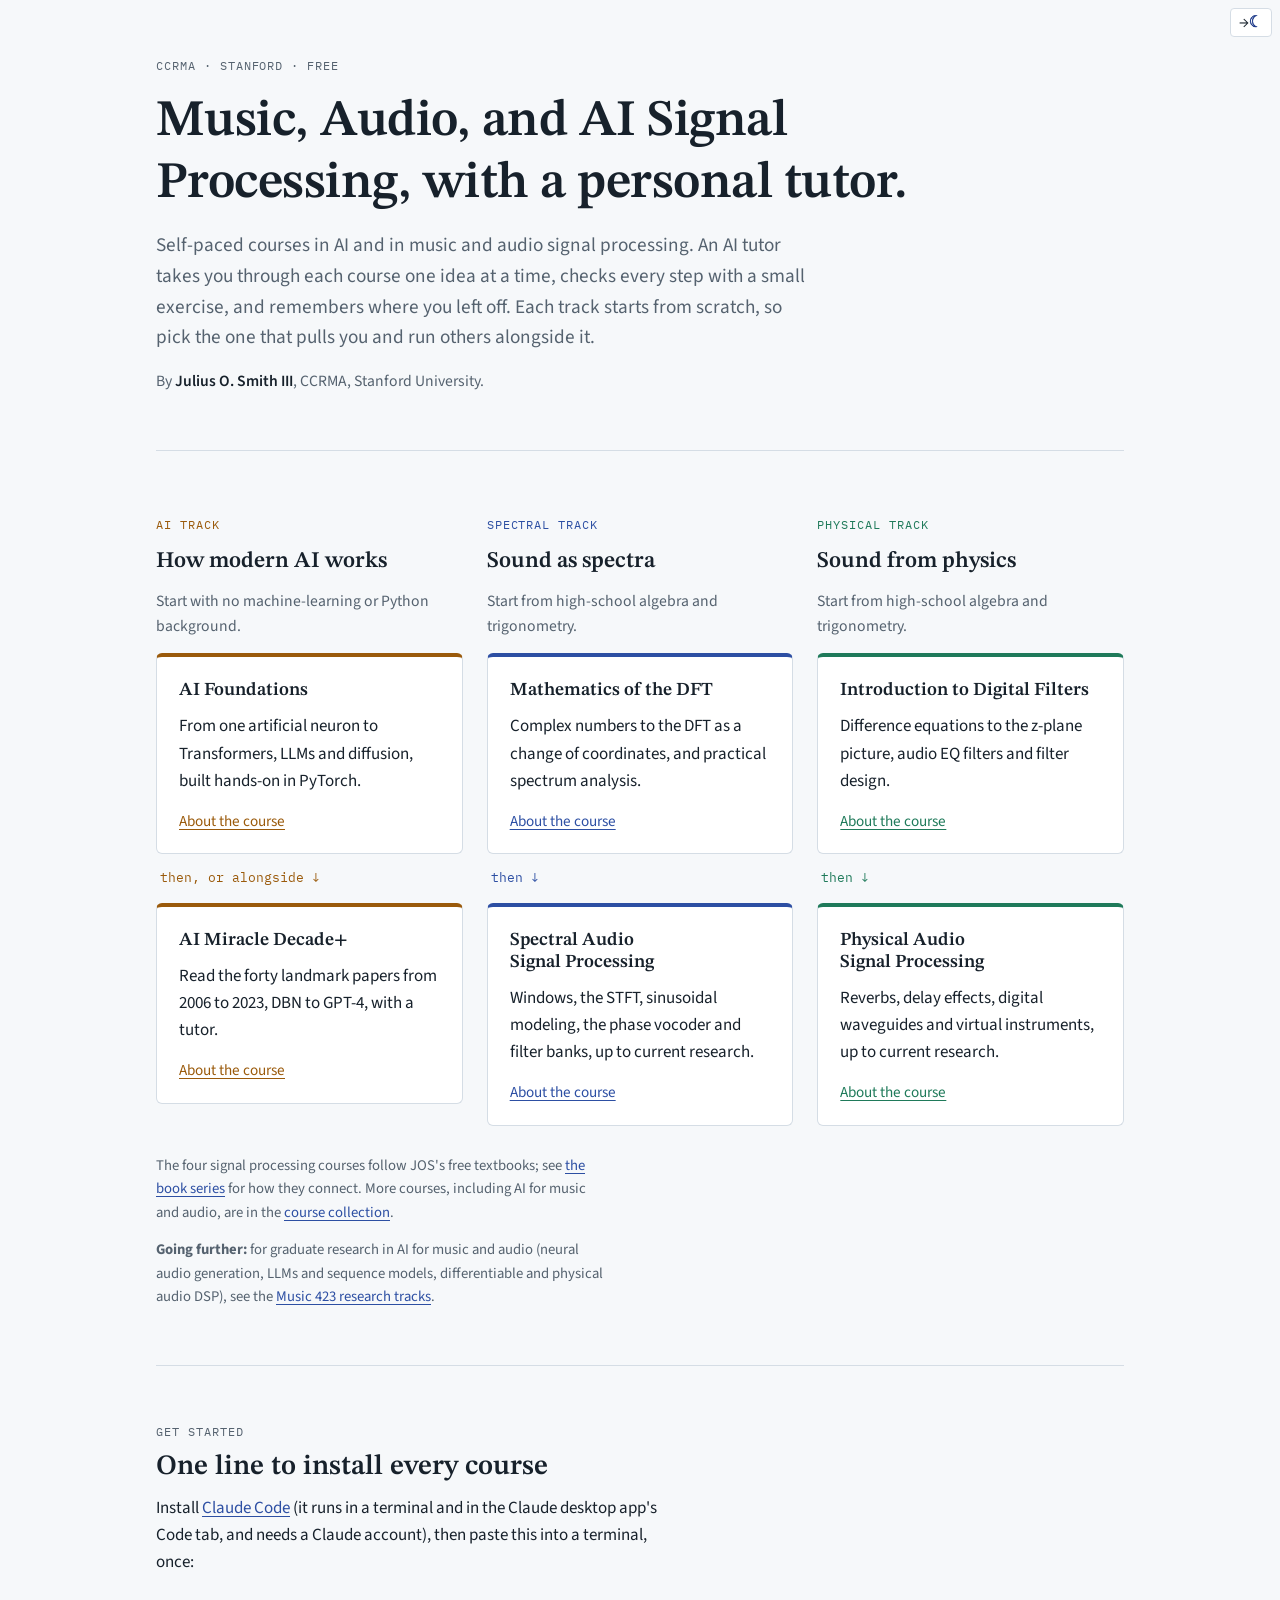
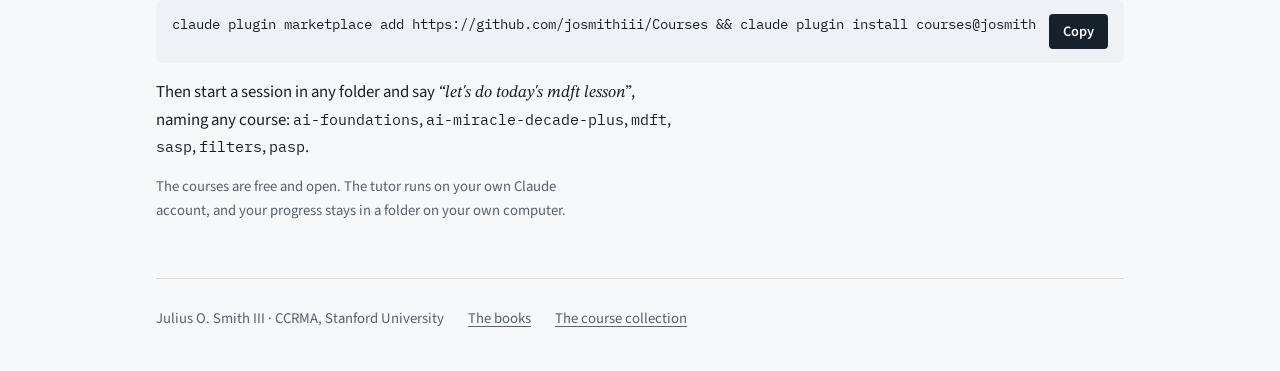
<file: landing-pages/index.html>
<!doctype html>
<html lang="en">
<head>
<meta charset="utf-8">
<meta name="viewport" content="width=device-width, initial-scale=1">
<!-- This page has its own light/dark themes (see the jos-theme toggle): ask Dark Reader and
     similar extensions not to recolor it, which washes out the SVG diagrams. -->
<meta name="darkreader-lock">
<meta name="color-scheme" content="light dark">
<script>
  // Apply the visitor's saved light/dark choice before first paint. Same key as the
  // toggle on https://ccrma.stanford.edu/~jos/ and the books, so one choice holds site-wide.
  (function () {
    try {
      var theme = localStorage.getItem("jos-theme");
      if (theme === "light" || theme === "dark") document.documentElement.setAttribute("data-theme", theme);
    } catch (e) {}
  }());
</script>
<title>JOS Courses</title>
<meta name="description" content="Free self-paced courses by Julius O. Smith III (CCRMA, Stanford), each with an AI tutor, in three tracks: AI, spectral audio signal processing, and physical audio signal processing.">
<meta property="og:type" content="website">
<meta property="og:title" content="JOS Courses">
<meta property="og:description" content="Free self-paced courses with an AI tutor, in three tracks: AI, spectral audio signal processing, and physical audio signal processing.">
<!-- Source: CoursesLLM repo, landing-pages/index.html. Edit there, run uvx pytest tests/,
     then landing-pages/publish. -->
<link rel="preconnect" href="https://fonts.googleapis.com">
<link rel="preconnect" href="https://fonts.gstatic.com" crossorigin>
<link rel="stylesheet" href="https://fonts.googleapis.com/css2?family=STIX+Two+Text:ital,wght@0,400;0,600;1,400;1,600&family=Source+Sans+3:wght@400;600&family=IBM+Plex+Mono:wght@400;500&display=swap">
<link rel="stylesheet" href="assets/landing.css">
<style>
/* Page-specific: three track columns, each a short sequence of courses. */
.tracks { display: grid; grid-template-columns: repeat(3, 1fr); gap: 24px; margin-top: 8px; }
.track { display: flex; flex-direction: column; gap: 14px; min-width: 0; }
.track > h2 { font-size: 1.4rem; }
.track > p { font-size: 0.98rem; color: var(--muted); }
.track .course h3 { font-size: 1.15rem; }
.track .then { font-family: var(--mono); font-size: 0.8rem; color: var(--track); padding-left: 4px; }
@media (max-width: 860px) { .tracks { grid-template-columns: 1fr; } }
</style>
</head>
<body>
<button type="button" id="themeToggle" class="theme-toggle" aria-label="Toggle color theme"></button>
<div class="wrap">

  <section class="hero" style="grid-template-columns:1fr">
    <div class="stack">
      <span class="label">CCRMA · Stanford · free</span>
      <h1>Music, Audio, and AI Signal Processing, with a personal tutor.</h1>
      <p class="lede">Self-paced courses in AI and in music and audio signal processing. An AI tutor takes you through each course one idea at a time, checks every step with a small exercise, and remembers where you left off. Each track starts from scratch, so pick the one that pulls you and run others alongside it.</p>
      <p class="byline">By <strong>Julius O. Smith III</strong>, CCRMA, Stanford University.</p>
    </div>
  </section>

  <section id="tracks">
    <div class="tracks">
      <div class="track track-ai">
        <span class="label tinted">AI track</span>
        <h2>How modern AI works</h2>
        <p>Start with no machine-learning or Python background.</p>
        <article class="course">
          <h3>AI Foundations</h3>
          <p>From one artificial neuron to Transformers, LLMs and diffusion, built hands-on in PyTorch.</p>
          <div class="links"><a href="ai-foundations/">About the course</a></div>
        </article>
        <span class="then">then, or alongside ↓</span>
        <article class="course">
          <h3>AI Miracle Decade+</h3>
          <p>Read the forty landmark papers from 2006 to 2023, DBN to GPT-4, with a tutor.</p>
          <div class="links"><a href="ai-miracle-decade-plus/">About the course</a></div>
        </article>
      </div>

      <div class="track track-spec">
        <span class="label tinted">Spectral track</span>
        <h2>Sound as spectra</h2>
        <p>Start from high-school algebra and trigonometry.</p>
        <article class="course">
          <h3>Mathematics of the DFT</h3>
          <p>Complex numbers to the DFT as a change of coordinates, and practical spectrum analysis.</p>
          <div class="links"><a href="book-series/#mdft">About the course</a></div>
        </article>
        <span class="then">then ↓</span>
        <article class="course">
          <h3>Spectral Audio Signal Processing</h3>
          <p>Windows, the STFT, sinusoidal modeling, the phase vocoder and filter banks, up to current research.</p>
          <div class="links"><a href="book-series/#sasp">About the course</a></div>
        </article>
      </div>

      <div class="track track-phys">
        <span class="label tinted">Physical track</span>
        <h2>Sound from physics</h2>
        <p>Start from high-school algebra and trigonometry.</p>
        <article class="course">
          <h3>Introduction to Digital Filters</h3>
          <p>Difference equations to the z-plane picture, audio EQ filters and filter design.</p>
          <div class="links"><a href="book-series/#filters">About the course</a></div>
        </article>
        <span class="then">then ↓</span>
        <article class="course">
          <h3>Physical Audio Signal Processing</h3>
          <p>Reverbs, delay effects, digital waveguides and virtual instruments, up to current research.</p>
          <div class="links"><a href="book-series/#pasp">About the course</a></div>
        </article>
      </div>
    </div>
    <p class="fine" style="margin-top:28px">The four signal processing courses follow JOS's free textbooks; see <a href="book-series/">the book series</a> for how they connect. More courses, including AI for music and audio, are in the <a href="https://github.com/josmithiii/Courses#courses">course collection</a>.</p>
    <p class="fine"><strong>Going further:</strong> for graduate research in AI for music and audio (neural audio generation, LLMs and sequence models, differentiable and physical audio DSP), see the <a href="research/">Music 423 research tracks</a>.</p>
  </section>

  <section id="start">
    <div class="section-head">
      <span class="label">Get started</span>
      <h2>One line to install every course</h2>
      <p>Install <a href="https://claude.com/claude-code">Claude Code</a> (it runs in a terminal and in the Claude desktop app's Code tab, and needs a Claude account), then paste this into a terminal, once:</p>
    </div>
    <div class="cmd">
      <pre id="install-cmd">claude plugin marketplace add https://github.com/josmithiii/Courses &amp;&amp; claude plugin install courses@josmithiii-courses</pre>
      <button type="button" data-copy="install-cmd">Copy</button>
    </div>
    <p class="say">Then start a session in any folder and say <q>let's do today's mdft lesson</q>, naming any course: <span class="mono">ai-foundations</span>, <span class="mono">ai-miracle-decade-plus</span>, <span class="mono">mdft</span>, <span class="mono">sasp</span>, <span class="mono">filters</span>, <span class="mono">pasp</span>.</p>
    <p class="fine">The courses are free and open. The tutor runs on your own Claude account, and your progress stays in a folder on your own computer.</p>
  </section>

  <footer>
    <span>Julius O. Smith III · CCRMA, Stanford University</span>
    <a href="https://ccrma.stanford.edu/~jos/">The books</a>
    <a href="https://github.com/josmithiii/Courses">The course collection</a>
  </footer>
</div>
<script src="assets/landing.js"></script>
</body>
</html>
</file>
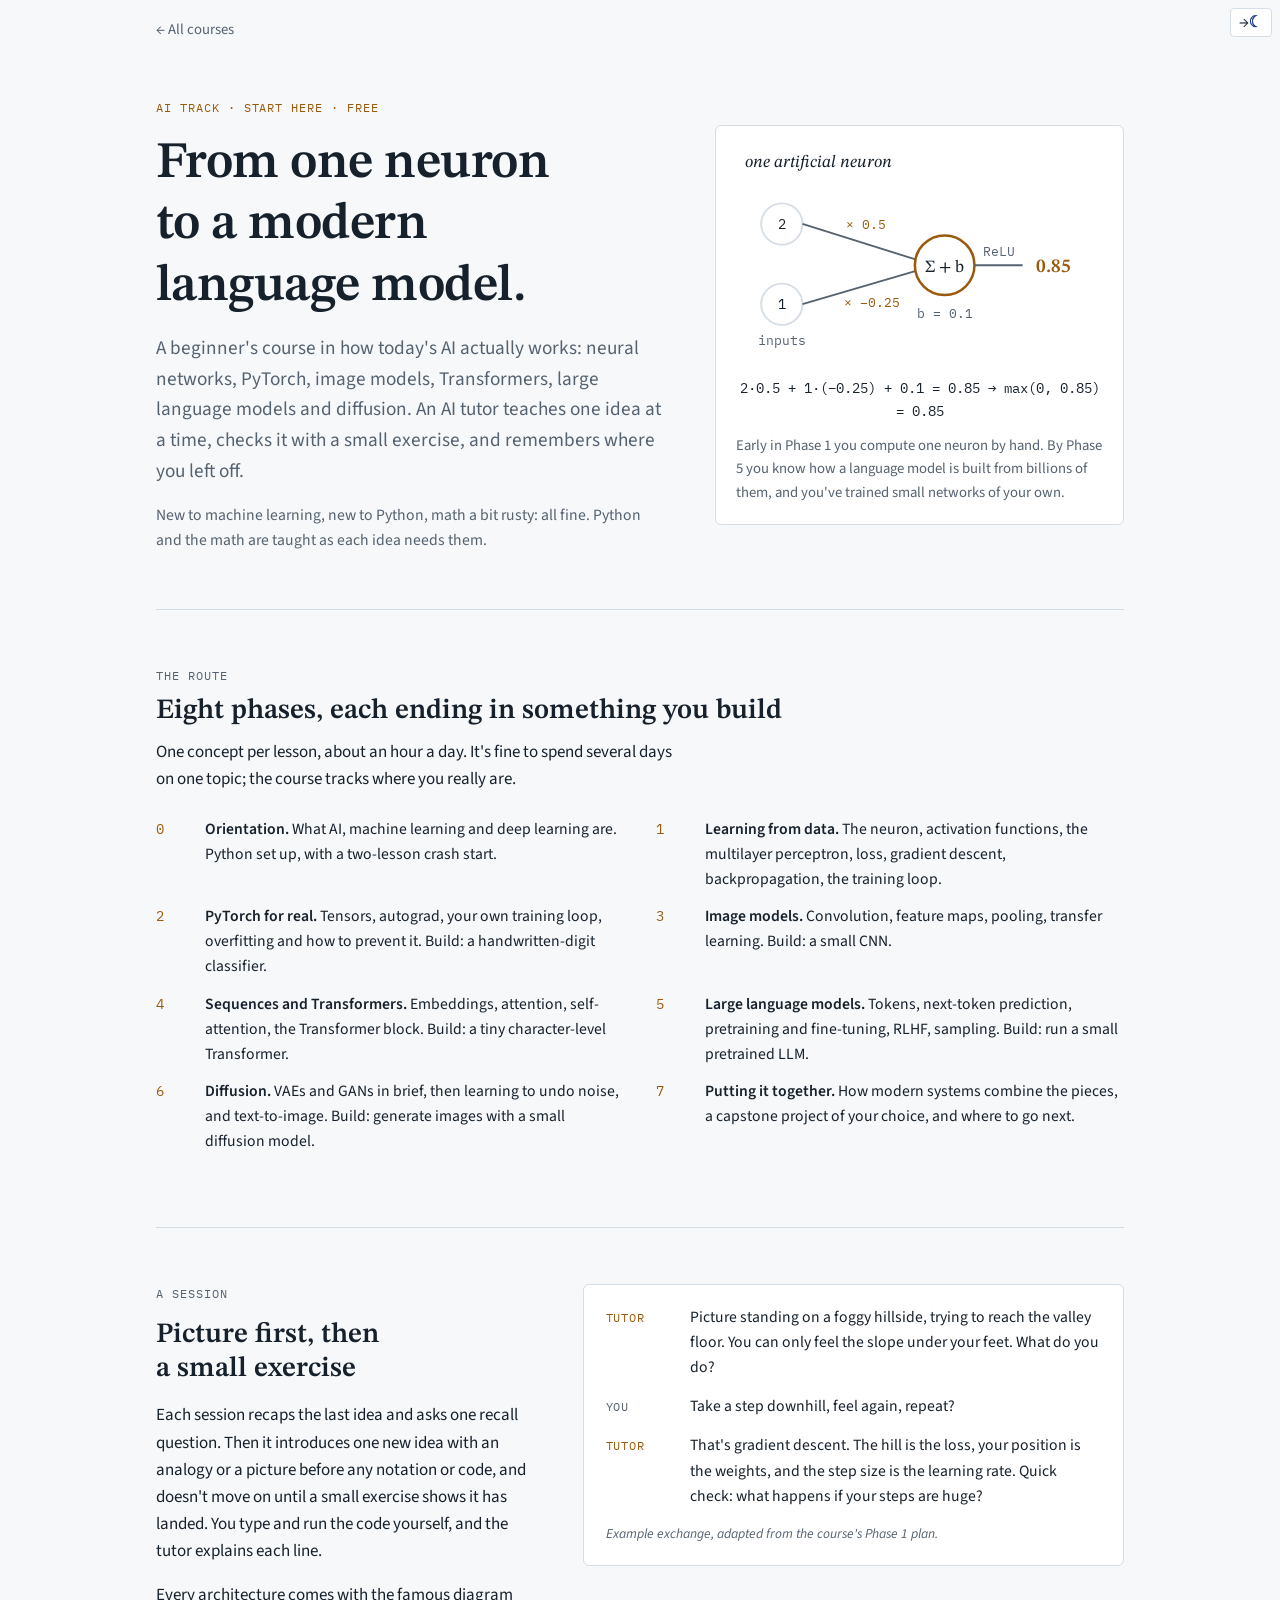
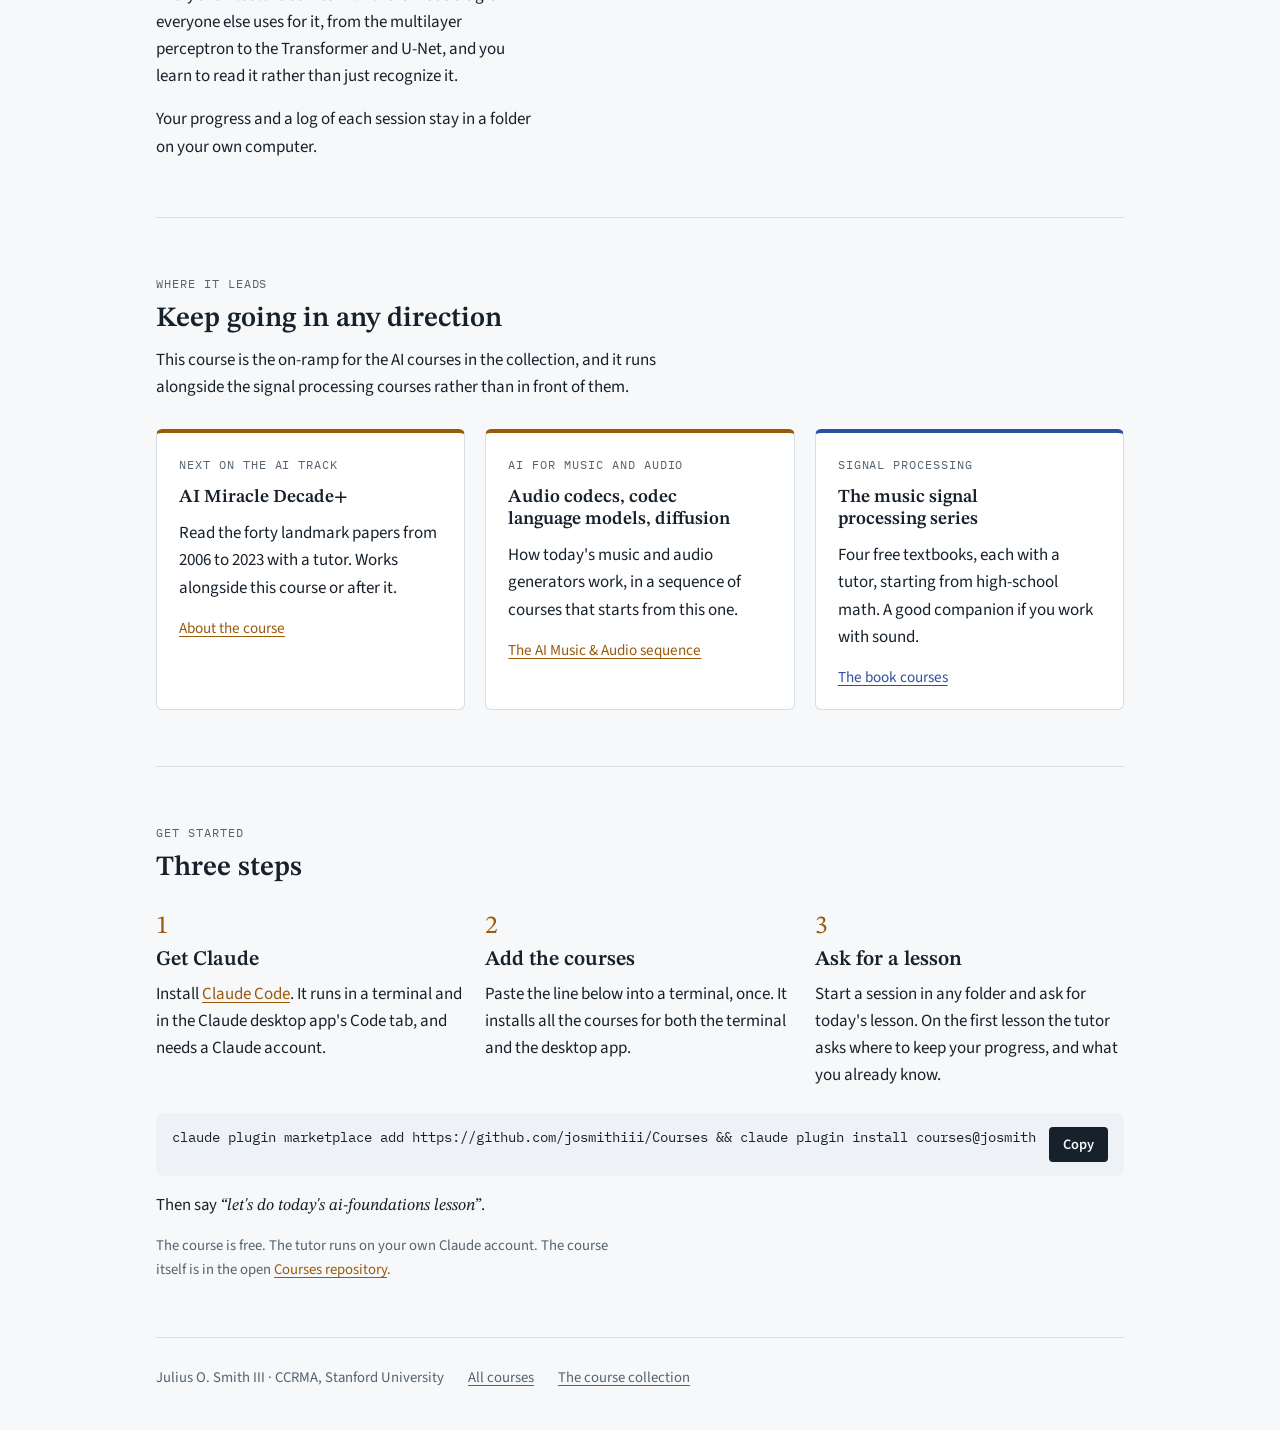
<file: landing-pages/ai-foundations/index.html>
<!doctype html>
<html lang="en">
<head>
<meta charset="utf-8">
<meta name="viewport" content="width=device-width, initial-scale=1">
<!-- This page has its own light/dark themes (see the jos-theme toggle): ask Dark Reader and
     similar extensions not to recolor it, which washes out the SVG diagrams. -->
<meta name="darkreader-lock">
<meta name="color-scheme" content="light dark">
<script>
  // Apply the visitor's saved light/dark choice before first paint. Same key as the
  // toggle on https://ccrma.stanford.edu/~jos/ and the books, so one choice holds site-wide.
  (function () {
    try {
      var theme = localStorage.getItem("jos-theme");
      if (theme === "light" || theme === "dark") document.documentElement.setAttribute("data-theme", theme);
    } catch (e) {}
  }());
</script>
<title>AI Foundations</title>
<meta name="description" content="A free, self-paced beginner's course in how modern AI works, from one artificial neuron to Transformers, large language models and diffusion, with an AI tutor that teaches one idea at a time. No ML or Python background needed.">
<meta property="og:type" content="website">
<meta property="og:title" content="AI Foundations">
<meta property="og:description" content="From one artificial neuron to modern LLMs and diffusion: a free, self-paced course with an AI tutor. No ML or Python background needed.">
<!-- Source: CoursesLLM repo, landing-pages/ai-foundations/index.html. Edit there, run
     uvx pytest tests/, then landing-pages/publish. -->
<link rel="preconnect" href="https://fonts.googleapis.com">
<link rel="preconnect" href="https://fonts.gstatic.com" crossorigin>
<link rel="stylesheet" href="https://fonts.googleapis.com/css2?family=STIX+Two+Text:ital,wght@0,400;0,600;1,400;1,600&family=Source+Sans+3:wght@400;600&family=IBM+Plex+Mono:wght@400;500&display=swap">
<link rel="stylesheet" href="../assets/landing.css">
<style>
/* Page-specific: the one-neuron figure and the "where it leads" cards. */
.neuron .wire { stroke: var(--muted); stroke-width: 1.6; fill: none; }
.neuron .node { fill: var(--surface); stroke: var(--ai); stroke-width: 2.2; }
.neuron .in { fill: var(--surface); stroke: var(--rule); stroke-width: 1.6; }
.neuron .num { font-family: var(--mono); font-size: 12px; fill: var(--ink); }
.neuron .w { font-family: var(--mono); font-size: 11px; fill: var(--ai); }
.neuron .sum { font-family: var(--display); font-size: 15px; fill: var(--ink); }
.neuron .out { font-family: var(--display); font-size: 17px; font-weight: 600; fill: var(--ai); }
.calc { font-family: var(--mono); font-size: 0.9rem; text-align: center; color: var(--ink); }
.next { display: grid; grid-template-columns: repeat(3, 1fr); gap: 20px; margin-top: 28px; }
.next .course h3 { font-size: 1.15rem; }
@media (max-width: 760px) { .next { grid-template-columns: 1fr; } }
</style>
</head>
<body class="track-ai">
<button type="button" id="themeToggle" class="theme-toggle" aria-label="Toggle color theme"></button>
<div class="wrap">

  <nav class="topbar"><a href="../">← All courses</a></nav>

  <section class="hero">
    <div class="stack">
      <span class="label tinted">AI track · start here · free</span>
      <h1>From one neuron to a modern language model.</h1>
      <p class="lede">A beginner's course in how today's AI actually works: neural networks, PyTorch, image models, Transformers, large language models and diffusion. An AI tutor teaches one idea at a time, checks it with a small exercise, and remembers where you left off.</p>
      <p class="byline">New to machine learning, new to Python, math a bit rusty: all fine. Python and the math are taught as each idea needs them.</p>
    </div>
    <figure class="figure neuron" aria-label="One artificial neuron computed by hand">
      <svg viewBox="0 0 320 190" role="img" aria-label="Inputs 2 and 1, weights 0.5 and minus 0.25, bias 0.1, sum 0.85, ReLU output 0.85">
        <text class="svg-title" x="8" y="18">one artificial neuron</text>
        <circle class="in" cx="40" cy="68" r="18"/><text class="num" x="40" y="72" text-anchor="middle">2</text>
        <circle class="in" cx="40" cy="138" r="18"/><text class="num" x="40" y="142" text-anchor="middle">1</text>
        <text class="svg-label" x="40" y="174" text-anchor="middle">inputs</text>
        <path class="wire" d="M58,68 L160,100"/><path class="wire" d="M58,138 L160,108"/>
        <text class="w" x="96" y="72">× 0.5</text>
        <text class="w" x="94" y="140">× −0.25</text>
        <circle class="node" cx="182" cy="104" r="26"/>
        <text class="sum" x="182" y="110" text-anchor="middle">Σ + b</text>
        <text class="svg-label" x="182" y="150" text-anchor="middle">b = 0.1</text>
        <path class="wire" d="M208,104 L250,104"/>
        <text class="svg-label" x="229" y="96" text-anchor="middle">ReLU</text>
        <text class="out" x="262" y="110">0.85</text>
      </svg>
      <div class="calc">2·0.5 + 1·(−0.25) + 0.1 = 0.85 → max(0, 0.85) = 0.85</div>
      <figcaption>Early in Phase 1 you compute one neuron by hand. By Phase 5 you know how a language model is built from billions of them, and you've trained small networks of your own.</figcaption>
    </figure>
  </section>

  <section id="route">
    <div class="section-head">
      <span class="label">The route</span>
      <h2>Eight phases, each ending in something you build</h2>
      <p>One concept per lesson, about an hour a day. It's fine to spend several days on one topic; the course tracks where you really are.</p>
    </div>
    <ol class="phases">
      <li><span class="n">0</span><span class="what"><strong>Orientation.</strong> What AI, machine learning and deep learning are. Python set up, with a two-lesson crash start.</span></li>
      <li><span class="n">1</span><span class="what"><strong>Learning from data.</strong> The neuron, activation functions, the multilayer perceptron, loss, gradient descent, backpropagation, the training loop.</span></li>
      <li><span class="n">2</span><span class="what"><strong>PyTorch for real.</strong> Tensors, autograd, your own training loop, overfitting and how to prevent it. Build: a handwritten-digit classifier.</span></li>
      <li><span class="n">3</span><span class="what"><strong>Image models.</strong> Convolution, feature maps, pooling, transfer learning. Build: a small CNN.</span></li>
      <li><span class="n">4</span><span class="what"><strong>Sequences and Transformers.</strong> Embeddings, attention, self-attention, the Transformer block. Build: a tiny character-level Transformer.</span></li>
      <li><span class="n">5</span><span class="what"><strong>Large language models.</strong> Tokens, next-token prediction, pretraining and fine-tuning, RLHF, sampling. Build: run a small pretrained LLM.</span></li>
      <li><span class="n">6</span><span class="what"><strong>Diffusion.</strong> VAEs and GANs in brief, then learning to undo noise, and text-to-image. Build: generate images with a small diffusion model.</span></li>
      <li><span class="n">7</span><span class="what"><strong>Putting it together.</strong> How modern systems combine the pieces, a capstone project of your choice, and where to go next.</span></li>
    </ol>
  </section>

  <section id="session">
    <div class="session">
      <div class="stack">
        <span class="label">A session</span>
        <h2>Picture first, then a small exercise</h2>
        <p>Each session recaps the last idea and asks one recall question. Then it introduces one new idea with an analogy or a picture before any notation or code, and doesn't move on until a small exercise shows it has landed. You type and run the code yourself, and the tutor explains each line.</p>
        <p>Every architecture comes with the famous diagram everyone else uses for it, from the multilayer perceptron to the Transformer and U-Net, and you learn to read it rather than just recognize it.</p>
        <p>Your progress and a log of each session stay in a folder on your own computer.</p>
      </div>
      <div class="transcript" aria-label="Example exchange">
        <div class="turn tutor"><span class="who">Tutor</span><p>Picture standing on a foggy hillside, trying to reach the valley floor. You can only feel the slope under your feet. What do you do?</p></div>
        <div class="turn"><span class="who">You</span><p>Take a step downhill, feel again, repeat?</p></div>
        <div class="turn tutor"><span class="who">Tutor</span><p>That's gradient descent. The hill is the loss, your position is the weights, and the step size is the learning rate. Quick check: what happens if your steps are huge?</p></div>
        <span class="example-note">Example exchange, adapted from the course's Phase 1 plan.</span>
      </div>
    </div>
  </section>

  <section id="next">
    <div class="section-head">
      <span class="label">Where it leads</span>
      <h2>Keep going in any direction</h2>
      <p>This course is the on-ramp for the AI courses in the collection, and it runs alongside the signal processing courses rather than in front of them.</p>
    </div>
    <div class="next">
      <article class="course">
        <span class="label">Next on the AI track</span>
        <h3>AI Miracle Decade+</h3>
        <p>Read the forty landmark papers from 2006 to 2023 with a tutor. Works alongside this course or after it.</p>
        <div class="links"><a href="../ai-miracle-decade-plus/">About the course</a></div>
      </article>
      <article class="course">
        <span class="label">AI for music and audio</span>
        <h3>Audio codecs, codec language models, diffusion</h3>
        <p>How today's music and audio generators work, in a sequence of courses that starts from this one.</p>
        <div class="links"><a href="https://github.com/josmithiii/Courses/blob/main/curricula/ai-music-audio.md">The AI Music &amp; Audio sequence</a></div>
      </article>
      <article class="course track-spec">
        <span class="label">Signal processing</span>
        <h3>The music signal processing series</h3>
        <p>Four free textbooks, each with a tutor, starting from high-school math. A good companion if you work with sound.</p>
        <div class="links"><a href="../book-series/">The book courses</a></div>
      </article>
    </div>
  </section>

  <section id="start">
    <div class="section-head">
      <span class="label">Get started</span>
      <h2>Three steps</h2>
    </div>
    <div class="steps">
      <div class="step"><span class="n">1</span><h3>Get Claude</h3><p>Install <a href="https://claude.com/claude-code">Claude Code</a>. It runs in a terminal and in the Claude desktop app's Code tab, and needs a Claude account.</p></div>
      <div class="step"><span class="n">2</span><h3>Add the courses</h3><p>Paste the line below into a terminal, once. It installs all the courses for both the terminal and the desktop app.</p></div>
      <div class="step"><span class="n">3</span><h3>Ask for a lesson</h3><p>Start a session in any folder and ask for today's lesson. On the first lesson the tutor asks where to keep your progress, and what you already know.</p></div>
    </div>
    <div class="cmd">
      <pre id="install-cmd">claude plugin marketplace add https://github.com/josmithiii/Courses &amp;&amp; claude plugin install courses@josmithiii-courses</pre>
      <button type="button" data-copy="install-cmd">Copy</button>
    </div>
    <p class="say">Then say <q>let's do today's ai-foundations lesson</q>.</p>
    <p class="fine">The course is free. The tutor runs on your own Claude account. The course itself is in the open <a href="https://github.com/josmithiii/Courses/tree/main/ai-foundations">Courses repository</a>.</p>
  </section>

  <footer>
    <span>Julius O. Smith III · CCRMA, Stanford University</span>
    <a href="../">All courses</a>
    <a href="https://github.com/josmithiii/Courses">The course collection</a>
  </footer>
</div>
<script src="../assets/landing.js"></script>
</body>
</html>
</file>
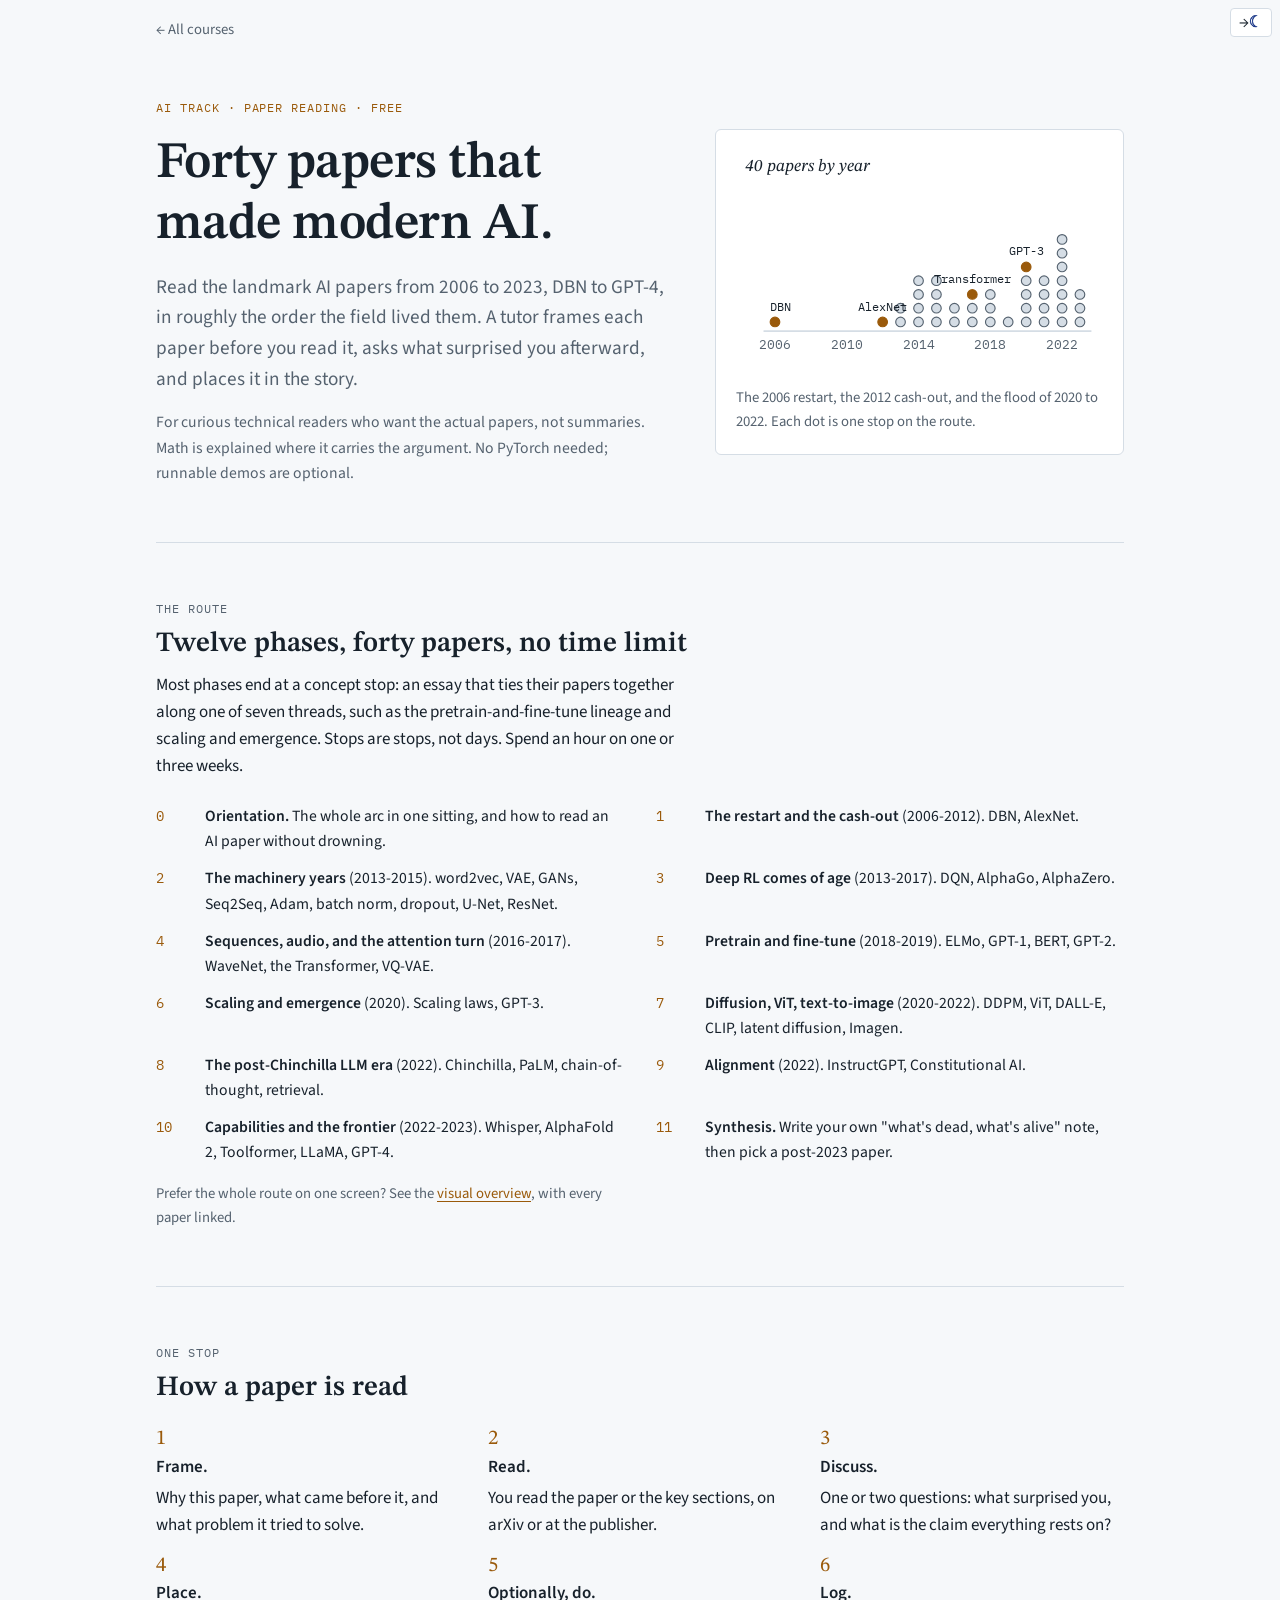
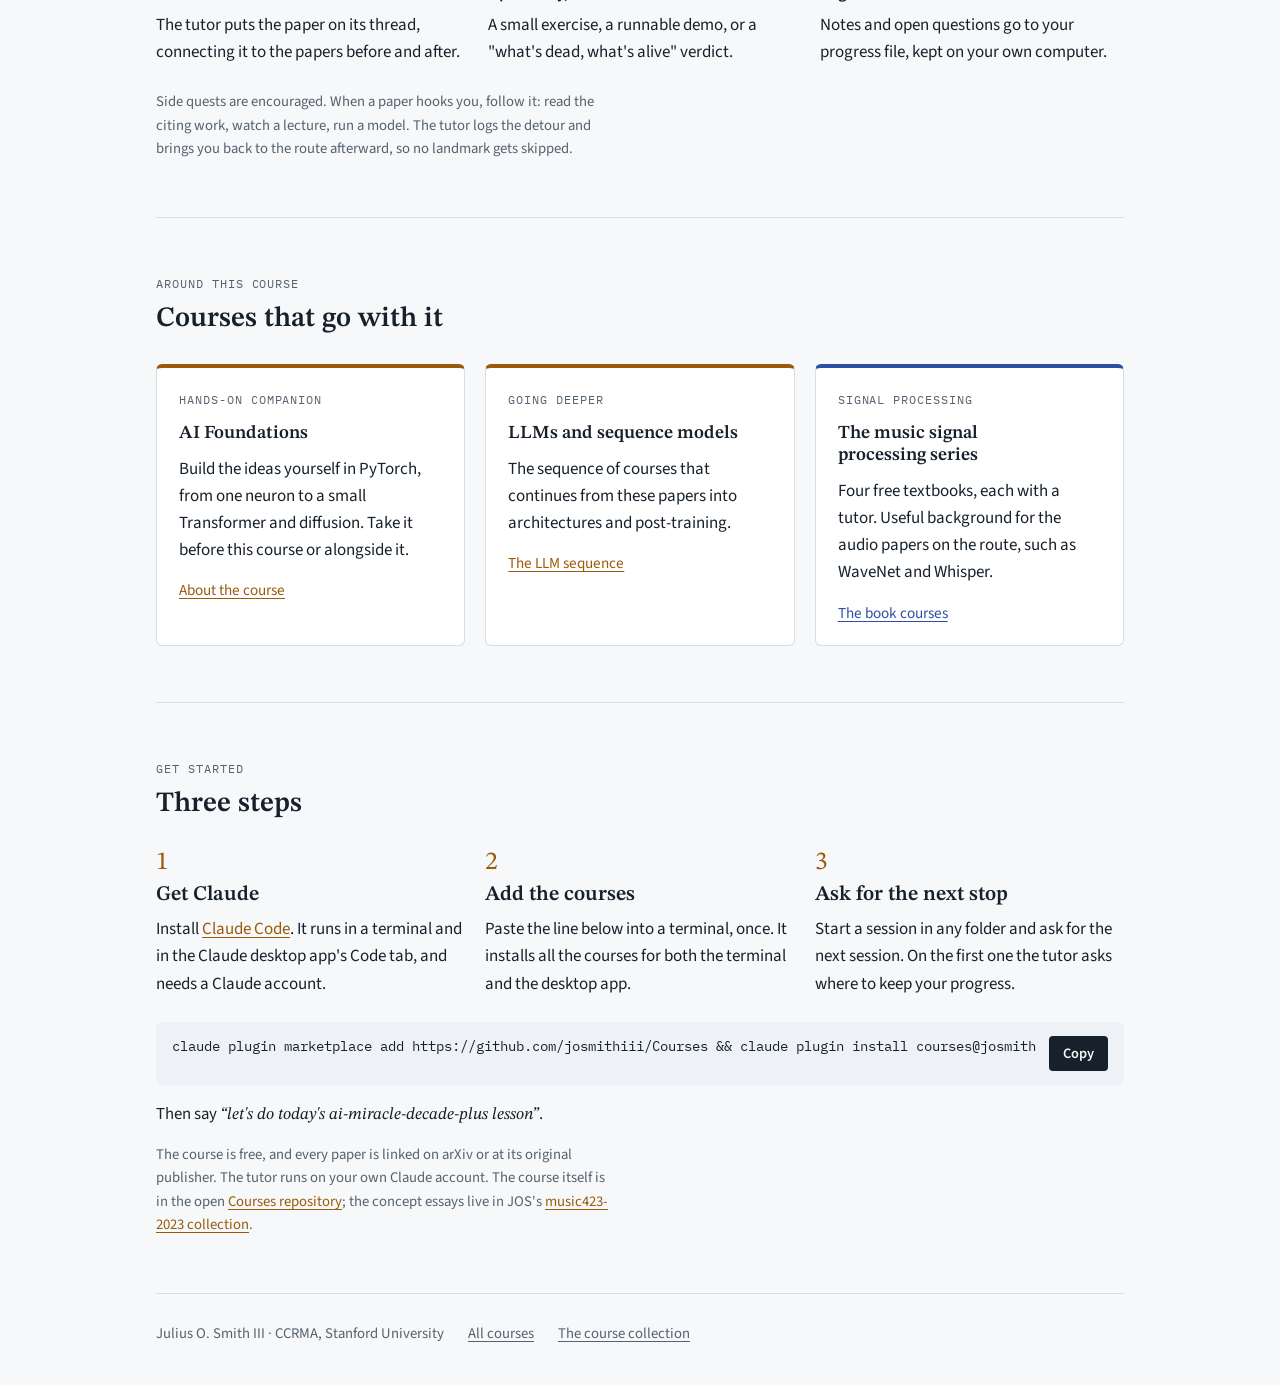
<file: landing-pages/ai-miracle-decade-plus/index.html>
<!doctype html>
<html lang="en">
<head>
<meta charset="utf-8">
<meta name="viewport" content="width=device-width, initial-scale=1">
<!-- This page has its own light/dark themes (see the jos-theme toggle): ask Dark Reader and
     similar extensions not to recolor it, which washes out the SVG diagrams. -->
<meta name="darkreader-lock">
<meta name="color-scheme" content="light dark">
<script>
  // Apply the visitor's saved light/dark choice before first paint. Same key as the
  // toggle on https://ccrma.stanford.edu/~jos/ and the books, so one choice holds site-wide.
  (function () {
    try {
      var theme = localStorage.getItem("jos-theme");
      if (theme === "light" || theme === "dark") document.documentElement.setAttribute("data-theme", theme);
    } catch (e) {}
  }());
</script>
<title>AI Miracle Decade+</title>
<meta name="description" content="A free, self-paced course reading the forty landmark AI papers from 2006 to 2023, DBN to GPT-4, in the order the field lived them, with an AI tutor that frames each paper, discusses it with you, and places it in the story.">
<meta property="og:type" content="website">
<meta property="og:title" content="AI Miracle Decade+">
<meta property="og:description" content="Read the forty landmark AI papers from 2006 to 2023 with an AI tutor. Free and self-paced; side quests welcome.">
<!-- Source: CoursesLLM repo, landing-pages/ai-miracle-decade-plus/index.html. Edit there, run
     uvx pytest tests/, then landing-pages/publish. -->
<link rel="preconnect" href="https://fonts.googleapis.com">
<link rel="preconnect" href="https://fonts.gstatic.com" crossorigin>
<link rel="stylesheet" href="https://fonts.googleapis.com/css2?family=STIX+Two+Text:ital,wght@0,400;0,600;1,400;1,600&family=Source+Sans+3:wght@400;600&family=IBM+Plex+Mono:wght@400;500&display=swap">
<link rel="stylesheet" href="../assets/landing.css">
<style>
/* Page-specific: the paper timeline, the reading loop. */
.timeline .dot { fill: var(--rule); stroke: var(--muted); stroke-width: 1; }
.timeline .dot.hl { fill: var(--ai); stroke: var(--ai); }
.timeline .hl-label { font-family: var(--mono); font-size: 10.5px; fill: var(--ink); }
.loop { display: grid; grid-template-columns: repeat(3, 1fr); gap: 16px 28px; margin-top: 8px; padding: 0; list-style: none; counter-reset: step; }
.loop li { display: flex; flex-direction: column; gap: 4px; min-width: 0; }
.loop .n { font-family: var(--display); font-size: 1.3rem; color: var(--ai); line-height: 1; }
.loop strong { font-weight: 600; }
.next { display: grid; grid-template-columns: repeat(3, 1fr); gap: 20px; margin-top: 28px; }
.next .course h3 { font-size: 1.15rem; }
@media (max-width: 760px) { .loop, .next { grid-template-columns: 1fr; } }
</style>
</head>
<body class="track-ai">
<button type="button" id="themeToggle" class="theme-toggle" aria-label="Toggle color theme"></button>
<div class="wrap">

  <nav class="topbar"><a href="../">← All courses</a></nav>

  <section class="hero">
    <div class="stack">
      <span class="label tinted">AI track · paper reading · free</span>
      <h1>Forty papers that made modern AI.</h1>
      <p class="lede">Read the landmark AI papers from 2006 to 2023, DBN to GPT-4, in roughly the order the field lived them. A tutor frames each paper before you read it, asks what surprised you afterward, and places it in the story.</p>
      <p class="byline">For curious technical readers who want the actual papers, not summaries. Math is explained where it carries the argument. No PyTorch needed; runnable demos are optional.</p>
    </div>
    <figure class="figure timeline" aria-label="The forty papers by year">
      <svg viewBox="0 0 320 196" role="img" aria-label="Forty landmark AI papers by year, 2006 to 2023, with the most in 2020 and 2022">
      <text class="svg-title" x="8" y="18">40 papers by year</text>
      <line class="svg-axis" x1="24" y1="158" x2="310" y2="158"/>
      <circle class="dot hl" cx="34.0" cy="150" r="4.2"><title>DBN (2006)</title></circle>
      <circle class="dot hl" cx="127.9" cy="150" r="4.2"><title>AlexNet (2012)</title></circle>
      <circle class="dot" cx="143.5" cy="150" r="4.2"><title>VAE (2013)</title></circle>
      <circle class="dot" cx="143.5" cy="138" r="4.2"><title>word2vec (2013)</title></circle>
      <circle class="dot" cx="159.2" cy="150" r="4.2"><title>Adam (2014)</title></circle>
      <circle class="dot" cx="159.2" cy="138" r="4.2"><title>Dropout (2014)</title></circle>
      <circle class="dot" cx="159.2" cy="126" r="4.2"><title>GANs (2014)</title></circle>
      <circle class="dot" cx="159.2" cy="114" r="4.2"><title>Seq2Seq (2014)</title></circle>
      <circle class="dot" cx="174.8" cy="150" r="4.2"><title>Batch Normalization (2015)</title></circle>
      <circle class="dot" cx="174.8" cy="138" r="4.2"><title>DQN (2015)</title></circle>
      <circle class="dot" cx="174.8" cy="126" r="4.2"><title>ResNet (2015)</title></circle>
      <circle class="dot" cx="174.8" cy="114" r="4.2"><title>U-Net (2015)</title></circle>
      <circle class="dot" cx="190.5" cy="150" r="4.2"><title>AlphaGo (2016)</title></circle>
      <circle class="dot" cx="190.5" cy="138" r="4.2"><title>WaveNet (2016)</title></circle>
      <circle class="dot" cx="206.1" cy="150" r="4.2"><title>AlphaZero (2017)</title></circle>
      <circle class="dot" cx="206.1" cy="138" r="4.2"><title>VQ-VAE (2017)</title></circle>
      <circle class="dot hl" cx="206.1" cy="126" r="4.2"><title>Transformer (2017)</title></circle>
      <circle class="dot" cx="221.8" cy="150" r="4.2"><title>BERT (2018)</title></circle>
      <circle class="dot" cx="221.8" cy="138" r="4.2"><title>ELMo (2018)</title></circle>
      <circle class="dot" cx="221.8" cy="126" r="4.2"><title>GPT-1 (2018)</title></circle>
      <circle class="dot" cx="237.4" cy="150" r="4.2"><title>GPT-2 (2019)</title></circle>
      <circle class="dot" cx="253.1" cy="150" r="4.2"><title>DDPM (2020)</title></circle>
      <circle class="dot" cx="253.1" cy="138" r="4.2"><title>RAG (2020)</title></circle>
      <circle class="dot" cx="253.1" cy="126" r="4.2"><title>Scaling Laws (2020)</title></circle>
      <circle class="dot" cx="253.1" cy="114" r="4.2"><title>ViT (2020)</title></circle>
      <circle class="dot hl" cx="253.1" cy="102" r="4.2"><title>GPT-3 (2020)</title></circle>
      <circle class="dot" cx="268.7" cy="150" r="4.2"><title>AlphaFold 2 (2021)</title></circle>
      <circle class="dot" cx="268.7" cy="138" r="4.2"><title>CLIP (2021)</title></circle>
      <circle class="dot" cx="268.7" cy="126" r="4.2"><title>DALL-E (2021)</title></circle>
      <circle class="dot" cx="268.7" cy="114" r="4.2"><title>LDM / Stable Diffusion (2021)</title></circle>
      <circle class="dot" cx="284.4" cy="150" r="4.2"><title>Chinchilla (2022)</title></circle>
      <circle class="dot" cx="284.4" cy="138" r="4.2"><title>CoT prompting (2022)</title></circle>
      <circle class="dot" cx="284.4" cy="126" r="4.2"><title>Constitutional AI (2022)</title></circle>
      <circle class="dot" cx="284.4" cy="114" r="4.2"><title>Imagen (2022)</title></circle>
      <circle class="dot" cx="284.4" cy="102" r="4.2"><title>InstructGPT (2022)</title></circle>
      <circle class="dot" cx="284.4" cy="90" r="4.2"><title>PaLM (2022)</title></circle>
      <circle class="dot" cx="284.4" cy="78" r="4.2"><title>Whisper (2022)</title></circle>
      <circle class="dot" cx="300.0" cy="150" r="4.2"><title>LLaMA (2023)</title></circle>
      <circle class="dot" cx="300.0" cy="138" r="4.2"><title>Toolformer (2023)</title></circle>
      <circle class="dot" cx="300.0" cy="126" r="4.2"><title>GPT-4 Technical Report (2023)</title></circle>
      <text class="svg-label" x="34.0" y="174" text-anchor="middle">2006</text>
      <text class="svg-label" x="96.6" y="174" text-anchor="middle">2010</text>
      <text class="svg-label" x="159.2" y="174" text-anchor="middle">2014</text>
      <text class="svg-label" x="221.8" y="174" text-anchor="middle">2018</text>
      <text class="svg-label" x="284.4" y="174" text-anchor="middle">2022</text>
      <text class="hl-label" x="30.0" y="140" text-anchor="start">DBN</text>
      <text class="hl-label" x="127.9" y="140" text-anchor="middle">AlexNet</text>
      <text class="hl-label" x="206.1" y="116" text-anchor="middle">Transformer</text>
      <text class="hl-label" x="253.1" y="92" text-anchor="middle">GPT-3</text>
      </svg>
      <figcaption>The 2006 restart, the 2012 cash-out, and the flood of 2020 to 2022. Each dot is one stop on the route.</figcaption>
    </figure>
  </section>

  <section id="route">
    <div class="section-head">
      <span class="label">The route</span>
      <h2>Twelve phases, forty papers, no time limit</h2>
      <p>Most phases end at a concept stop: an essay that ties their papers together along one of seven threads, such as the pretrain-and-fine-tune lineage and scaling and emergence. Stops are stops, not days. Spend an hour on one or three weeks.</p>
    </div>
    <ol class="phases">
      <li><span class="n">0</span><span class="what"><strong>Orientation.</strong> The whole arc in one sitting, and how to read an AI paper without drowning.</span></li>
      <li><span class="n">1</span><span class="what"><strong>The restart and the cash-out</strong> (2006-2012). DBN, AlexNet.</span></li>
      <li><span class="n">2</span><span class="what"><strong>The machinery years</strong> (2013-2015). word2vec, VAE, GANs, Seq2Seq, Adam, batch norm, dropout, U-Net, ResNet.</span></li>
      <li><span class="n">3</span><span class="what"><strong>Deep RL comes of age</strong> (2013-2017). DQN, AlphaGo, AlphaZero.</span></li>
      <li><span class="n">4</span><span class="what"><strong>Sequences, audio, and the attention turn</strong> (2016-2017). WaveNet, the Transformer, VQ-VAE.</span></li>
      <li><span class="n">5</span><span class="what"><strong>Pretrain and fine-tune</strong> (2018-2019). ELMo, GPT-1, BERT, GPT-2.</span></li>
      <li><span class="n">6</span><span class="what"><strong>Scaling and emergence</strong> (2020). Scaling laws, GPT-3.</span></li>
      <li><span class="n">7</span><span class="what"><strong>Diffusion, ViT, text-to-image</strong> (2020-2022). DDPM, ViT, DALL-E, CLIP, latent diffusion, Imagen.</span></li>
      <li><span class="n">8</span><span class="what"><strong>The post-Chinchilla LLM era</strong> (2022). Chinchilla, PaLM, chain-of-thought, retrieval.</span></li>
      <li><span class="n">9</span><span class="what"><strong>Alignment</strong> (2022). InstructGPT, Constitutional AI.</span></li>
      <li><span class="n">10</span><span class="what"><strong>Capabilities and the frontier</strong> (2022-2023). Whisper, AlphaFold 2, Toolformer, LLaMA, GPT-4.</span></li>
      <li><span class="n">11</span><span class="what"><strong>Synthesis.</strong> Write your own "what's dead, what's alive" note, then pick a post-2023 paper.</span></li>
    </ol>
    <p class="fine">Prefer the whole route on one screen? See the <a href="https://josmithiii.github.io/ai-miracle-decade-plus/">visual overview</a>, with every paper linked.</p>
  </section>

  <section id="stop">
    <div class="section-head">
      <span class="label">One stop</span>
      <h2>How a paper is read</h2>
    </div>
    <ol class="loop">
      <li><span class="n">1</span><strong>Frame.</strong><span>Why this paper, what came before it, and what problem it tried to solve.</span></li>
      <li><span class="n">2</span><strong>Read.</strong><span>You read the paper or the key sections, on arXiv or at the publisher.</span></li>
      <li><span class="n">3</span><strong>Discuss.</strong><span>One or two questions: what surprised you, and what is the claim everything rests on?</span></li>
      <li><span class="n">4</span><strong>Place.</strong><span>The tutor puts the paper on its thread, connecting it to the papers before and after.</span></li>
      <li><span class="n">5</span><strong>Optionally, do.</strong><span>A small exercise, a runnable demo, or a "what's dead, what's alive" verdict.</span></li>
      <li><span class="n">6</span><strong>Log.</strong><span>Notes and open questions go to your progress file, kept on your own computer.</span></li>
    </ol>
    <p class="fine" style="margin-top:24px">Side quests are encouraged. When a paper hooks you, follow it: read the citing work, watch a lecture, run a model. The tutor logs the detour and brings you back to the route afterward, so no landmark gets skipped.</p>
  </section>

  <section id="next">
    <div class="section-head">
      <span class="label">Around this course</span>
      <h2>Courses that go with it</h2>
    </div>
    <div class="next">
      <article class="course">
        <span class="label">Hands-on companion</span>
        <h3>AI Foundations</h3>
        <p>Build the ideas yourself in PyTorch, from one neuron to a small Transformer and diffusion. Take it before this course or alongside it.</p>
        <div class="links"><a href="../ai-foundations/">About the course</a></div>
      </article>
      <article class="course">
        <span class="label">Going deeper</span>
        <h3>LLMs and sequence models</h3>
        <p>The sequence of courses that continues from these papers into architectures and post-training.</p>
        <div class="links"><a href="https://github.com/josmithiii/Courses/blob/main/curricula/ai-llms-and-sequence-models.md">The LLM sequence</a></div>
      </article>
      <article class="course track-spec">
        <span class="label">Signal processing</span>
        <h3>The music signal processing series</h3>
        <p>Four free textbooks, each with a tutor. Useful background for the audio papers on the route, such as WaveNet and Whisper.</p>
        <div class="links"><a href="../book-series/">The book courses</a></div>
      </article>
    </div>
  </section>

  <section id="start">
    <div class="section-head">
      <span class="label">Get started</span>
      <h2>Three steps</h2>
    </div>
    <div class="steps">
      <div class="step"><span class="n">1</span><h3>Get Claude</h3><p>Install <a href="https://claude.com/claude-code">Claude Code</a>. It runs in a terminal and in the Claude desktop app's Code tab, and needs a Claude account.</p></div>
      <div class="step"><span class="n">2</span><h3>Add the courses</h3><p>Paste the line below into a terminal, once. It installs all the courses for both the terminal and the desktop app.</p></div>
      <div class="step"><span class="n">3</span><h3>Ask for the next stop</h3><p>Start a session in any folder and ask for the next session. On the first one the tutor asks where to keep your progress.</p></div>
    </div>
    <div class="cmd">
      <pre id="install-cmd">claude plugin marketplace add https://github.com/josmithiii/Courses &amp;&amp; claude plugin install courses@josmithiii-courses</pre>
      <button type="button" data-copy="install-cmd">Copy</button>
    </div>
    <p class="say">Then say <q>let's do today's ai-miracle-decade-plus lesson</q>.</p>
    <p class="fine">The course is free, and every paper is linked on arXiv or at its original publisher. The tutor runs on your own Claude account. The course itself is in the open <a href="https://github.com/josmithiii/Courses/tree/main/ai-miracle-decade-plus">Courses repository</a>; the concept essays live in JOS's <a href="https://cm-gitlab.stanford.edu/jos/music423-2023">music423-2023 collection</a>.</p>
  </section>

  <footer>
    <span>Julius O. Smith III · CCRMA, Stanford University</span>
    <a href="../">All courses</a>
    <a href="https://github.com/josmithiii/Courses">The course collection</a>
  </footer>
</div>
<script src="../assets/landing.js"></script>
</body>
</html>
</file>
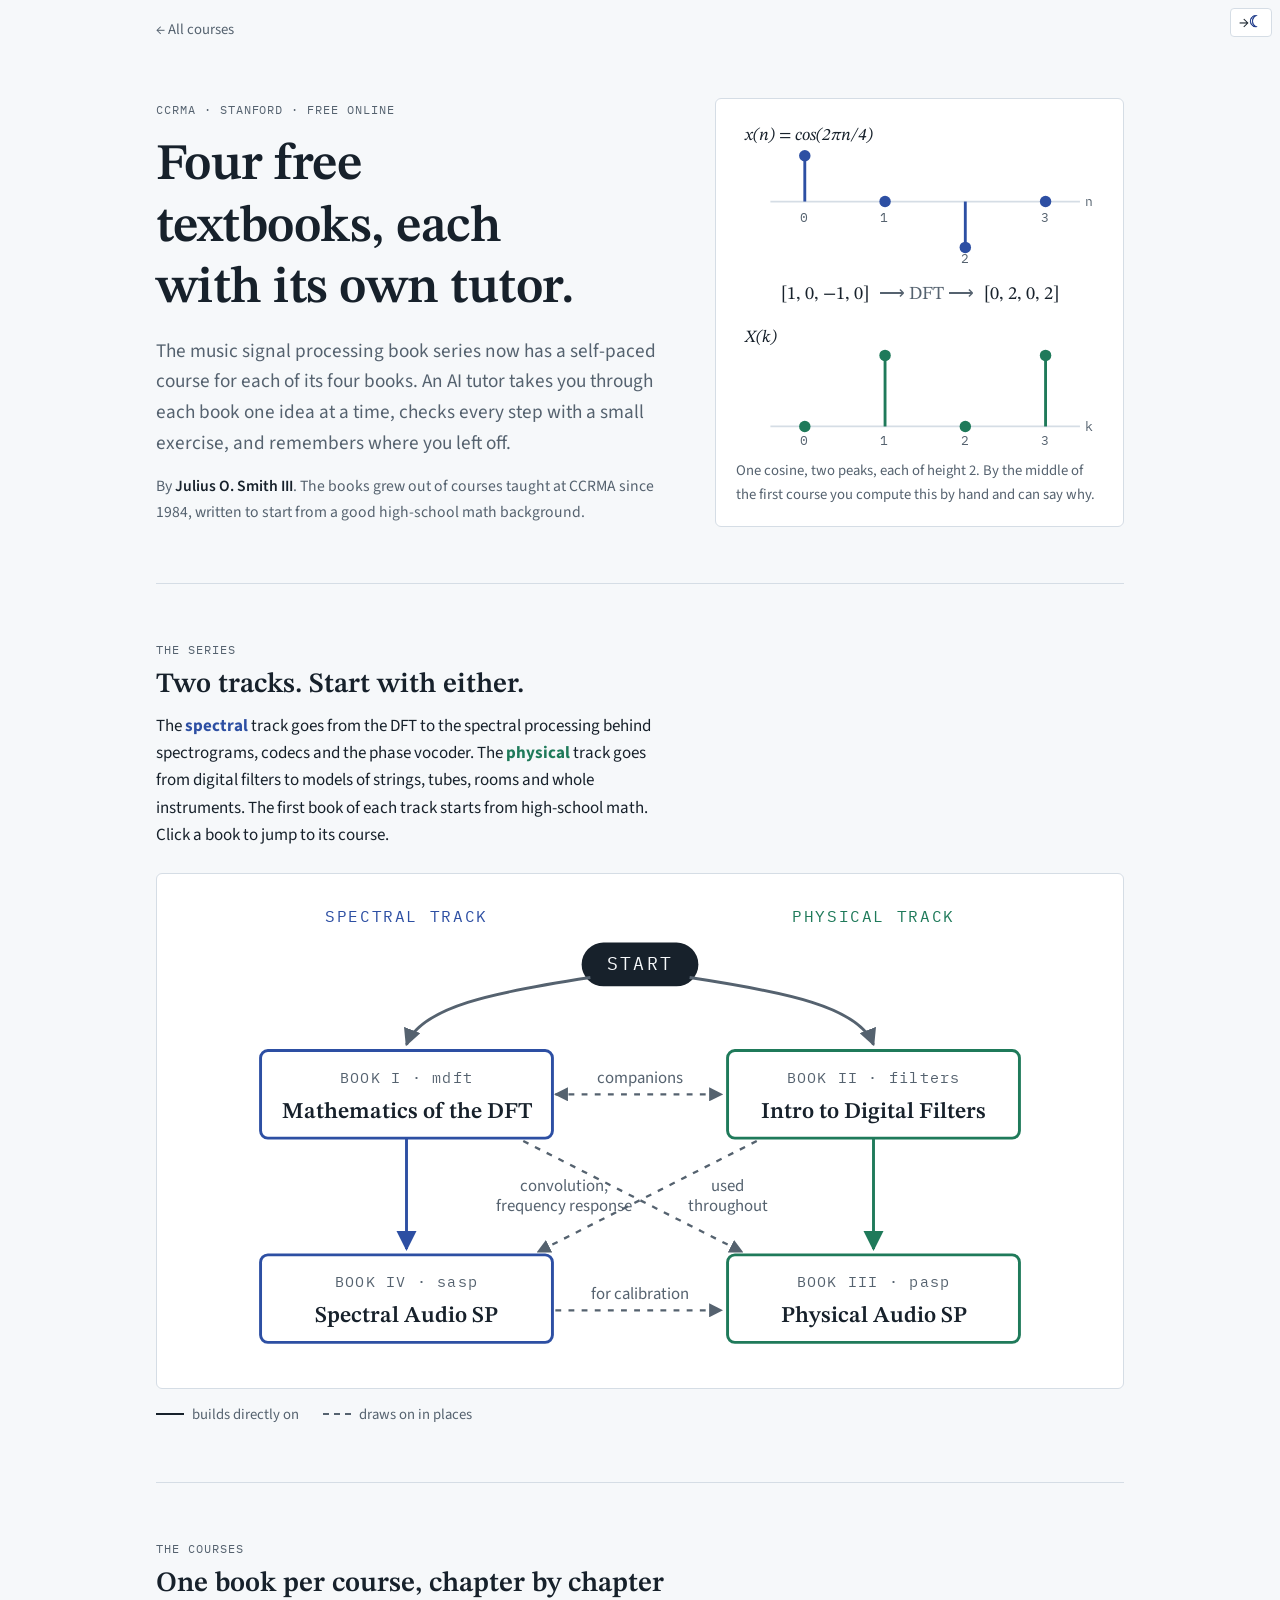
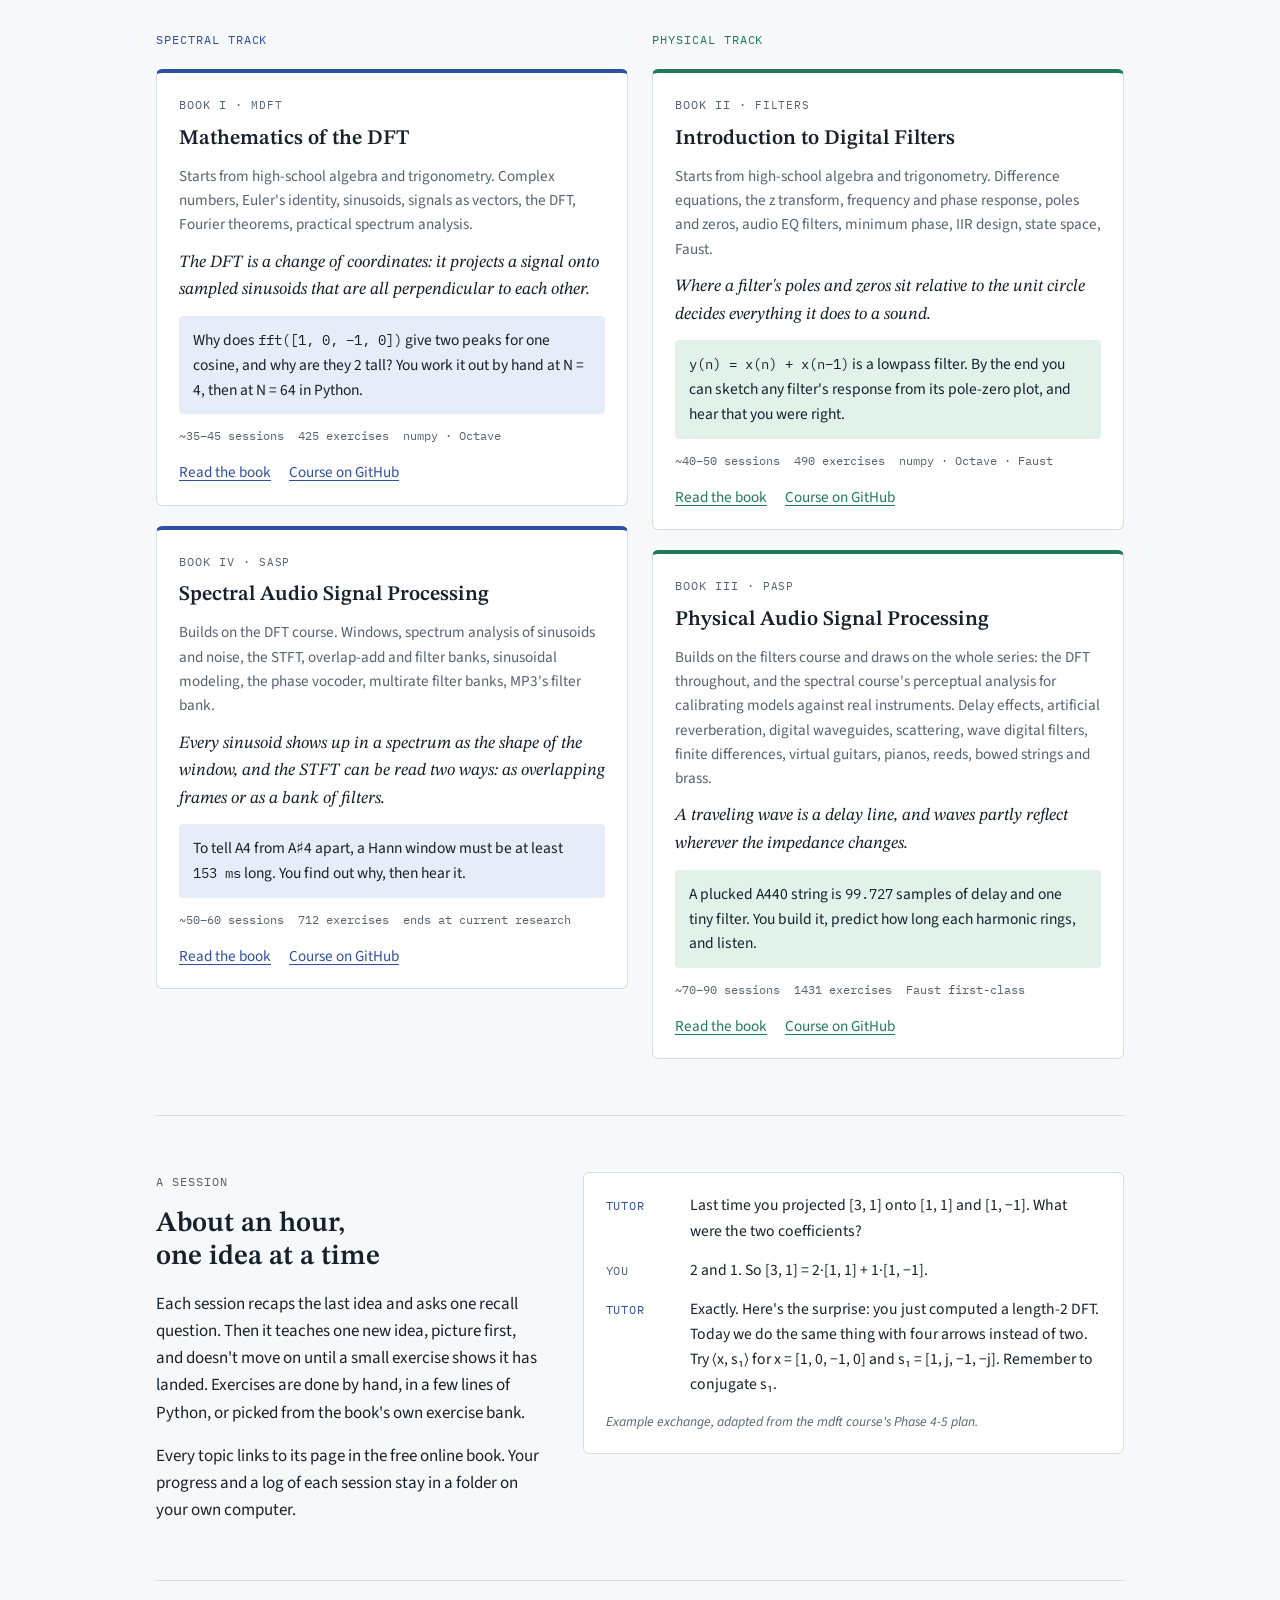
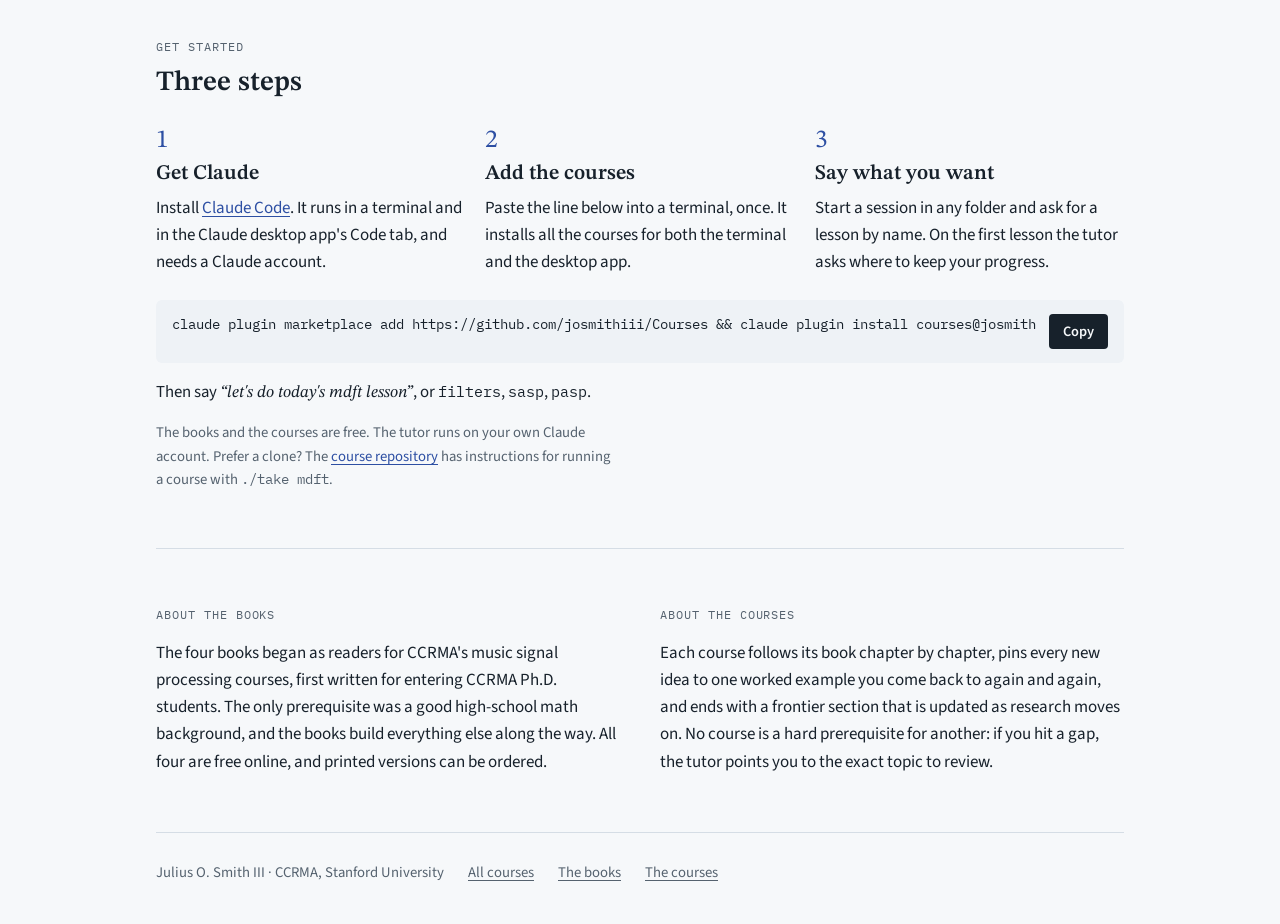
<file: landing-pages/book-series/index.html>
<!doctype html>
<html lang="en">
<head>
<meta charset="utf-8">
<meta name="viewport" content="width=device-width, initial-scale=1">
<!-- This page has its own light/dark themes (see the jos-theme toggle): ask Dark Reader and
     similar extensions not to recolor it, which washes out the SVG diagrams. -->
<meta name="darkreader-lock">
<meta name="color-scheme" content="light dark">
<script>
  // Apply the visitor's saved light/dark choice before first paint. Same key as the
  // toggle on https://ccrma.stanford.edu/~jos/ and the books, so one choice holds site-wide.
  (function () {
    try {
      var theme = localStorage.getItem("jos-theme");
      if (theme === "light" || theme === "dark") document.documentElement.setAttribute("data-theme", theme);
    } catch (e) {}
  }());
</script>
<title>Music Signal Processing Series</title>
<meta name="description" content="Free textbooks by Julius O. Smith III (CCRMA, Stanford) on music signal processing, each with a self-paced course and an AI tutor: Mathematics of the DFT, Introduction to Digital Filters, Spectral Audio Signal Processing, and Physical Audio Signal Processing.">
<meta property="og:type" content="website">
<meta property="og:title" content="Music Signal Processing Series">
<meta property="og:description" content="Free textbooks by Julius O. Smith III (CCRMA, Stanford) on music signal processing, each with a self-paced course and an AI tutor.">
<!-- Source: CoursesLLM repo, landing-pages/book-series/index.html. Edit there, run
     uvx pytest tests/, then landing-pages/publish. -->
<link rel="preconnect" href="https://fonts.googleapis.com">
<link rel="preconnect" href="https://fonts.gstatic.com" crossorigin>
<link rel="stylesheet" href="https://fonts.googleapis.com/css2?family=STIX+Two+Text:ital,wght@0,400;0,600;1,400;1,600&family=Source+Sans+3:wght@400;600&family=IBM+Plex+Mono:wght@400;500&display=swap">
<link rel="stylesheet" href="../assets/landing.css">
<style>
/* Page-specific: the DFT stem plots, the two-track series map, the course columns. */
.pin .eq { font-family: var(--display); font-size: 1.15rem; text-align: center; }
.pin .eq .arrow { color: var(--muted); padding-inline: 6px; }
.stem { stroke: var(--spec); stroke-width: 2.5; } .stem-dot { fill: var(--spec); }
.stem2 { stroke: var(--phys); stroke-width: 2.5; } .stem2-dot { fill: var(--phys); }

.map { overflow-x: auto; background: var(--surface); border: 1px solid var(--rule); border-radius: 6px; padding: 16px; }
.map svg { display: block; width: 100%; min-width: 560px; height: auto; }
.box rect { fill: var(--surface); stroke-width: 2; }
.box.spec rect { stroke: var(--spec); }
.box.phys rect { stroke: var(--phys); }
.box:hover rect, .box:focus rect { fill: var(--bg); }
.box .num { font-family: var(--mono); font-size: 10.5px; letter-spacing: 0.08em; fill: var(--muted); }
.box .name { font-family: var(--display); font-size: 15.5px; font-weight: 600; fill: var(--ink); }
.start rect { fill: var(--ink); }
.start text { fill: var(--bg); font-family: var(--mono); font-size: 12px; letter-spacing: 0.12em; }
.track-name { font-family: var(--mono); font-size: 11px; letter-spacing: 0.1em; }
.track-name.spec { fill: var(--spec); } .track-name.phys { fill: var(--phys); }
.edge { fill: none; stroke-width: 2; }
.edge.spec { stroke: var(--spec); } .edge.phys { stroke: var(--phys); } .edge.start { stroke: var(--muted); }
.edge.weak { stroke: var(--muted); stroke-dasharray: 4 5; stroke-width: 1.6; }
.edge-label { fill: var(--muted); font-family: var(--body); font-size: 11.5px; }
.ah-spec { fill: var(--spec); } .ah-phys { fill: var(--phys); } .ah-muted { fill: var(--muted); }
.legend { display: flex; flex-wrap: wrap; gap: 8px 24px; margin-top: 14px; font-size: 0.92rem; color: var(--muted); }
.legend span { display: inline-flex; align-items: center; gap: 8px; }
.legend i { display: inline-block; width: 28px; border-top: 2px solid var(--ink); }
.legend i.dash { border-top: 2px dashed var(--muted); }

.tracks { display: grid; grid-template-columns: 1fr 1fr; gap: 24px; margin-top: 28px; }
.track { display: flex; flex-direction: column; gap: 20px; min-width: 0; }
@media (max-width: 760px) { .tracks { grid-template-columns: 1fr; } }
</style>
</head>
<body>
<button type="button" id="themeToggle" class="theme-toggle" aria-label="Toggle color theme"></button>
<div class="wrap">

  <nav class="topbar"><a href="../">← All courses</a></nav>

  <section class="hero">
    <div class="stack">
      <span class="label">CCRMA · Stanford · free online</span>
      <h1>Four free textbooks, each with its own tutor.</h1>
      <p class="lede">The music signal processing book series now has a self-paced course for each of its four books. An AI tutor takes you through each book one idea at a time, checks every step with a small exercise, and remembers where you left off.</p>
      <p class="byline">By <strong>Julius O. Smith III</strong>. The books grew out of courses taught at CCRMA since 1984, written to start from a good high-school math background.</p>
    </div>
    <figure class="figure pin" aria-label="A cosine sampled four times and its DFT">
      <svg viewBox="0 0 320 130" role="img" aria-label="x of n equals 1, 0, minus 1, 0">
        <text class="svg-title" x="8" y="18">x(n) = cos(2πn/4)</text>
        <line class="svg-axis" x1="30" y1="72" x2="300" y2="72"/>
        <line class="stem" x1="60" y1="72" x2="60" y2="32"/><circle class="stem-dot" cx="60" cy="32" r="5"/>
        <circle class="stem-dot" cx="130" cy="72" r="5"/>
        <line class="stem" x1="200" y1="72" x2="200" y2="112"/><circle class="stem-dot" cx="200" cy="112" r="5"/>
        <circle class="stem-dot" cx="270" cy="72" r="5"/>
        <text class="svg-label" x="56" y="90">0</text><text class="svg-label" x="126" y="90">1</text>
        <text class="svg-label" x="196" y="126">2</text><text class="svg-label" x="266" y="90">3</text>
        <text class="svg-label" x="304" y="76">n</text>
      </svg>
      <div class="eq">[1, 0, −1, 0] <span class="arrow">⟶ DFT ⟶</span> [0, 2, 0, 2]</div>
      <svg viewBox="0 0 320 110" role="img" aria-label="X of k equals 0, 2, 0, 2">
        <text class="svg-title" x="8" y="18">X(k)</text>
        <line class="svg-axis" x1="30" y1="92" x2="300" y2="92"/>
        <circle class="stem2-dot" cx="60" cy="92" r="5"/>
        <line class="stem2" x1="130" y1="92" x2="130" y2="30"/><circle class="stem2-dot" cx="130" cy="30" r="5"/>
        <circle class="stem2-dot" cx="200" cy="92" r="5"/>
        <line class="stem2" x1="270" y1="92" x2="270" y2="30"/><circle class="stem2-dot" cx="270" cy="30" r="5"/>
        <text class="svg-label" x="56" y="108">0</text><text class="svg-label" x="126" y="108">1</text>
        <text class="svg-label" x="196" y="108">2</text><text class="svg-label" x="266" y="108">3</text>
        <text class="svg-label" x="304" y="96">k</text>
      </svg>
      <figcaption>One cosine, two peaks, each of height 2. By the middle of the first course you compute this by hand and can say why.</figcaption>
    </figure>
  </section>

  <section id="series">
    <div class="section-head">
      <span class="label">The series</span>
      <h2>Two tracks. Start with either.</h2>
      <p>The <strong style="color:var(--spec)">spectral</strong> track goes from the DFT to the spectral processing behind spectrograms, codecs and the phase vocoder. The <strong style="color:var(--phys)">physical</strong> track goes from digital filters to models of strings, tubes, rooms and whole instruments. The first book of each track starts from high-school math. Click a book to jump to its course.</p>
    </div>
    <div class="map">
      <svg viewBox="0 0 640 330" role="img" aria-label="Book series map: START leads to Book I, Mathematics of the DFT, then Book IV, Spectral Audio Signal Processing; and to Book II, Introduction to Digital Filters, then Book III, Physical Audio Signal Processing. Dashed lines show lighter dependencies.">
        <defs>
          <marker id="a-spec" viewBox="0 0 10 10" refX="9" refY="5" markerWidth="7" markerHeight="7" orient="auto-start-reverse"><path class="ah-spec" d="M0,0 L10,5 L0,10 z"/></marker>
          <marker id="a-phys" viewBox="0 0 10 10" refX="9" refY="5" markerWidth="7" markerHeight="7" orient="auto-start-reverse"><path class="ah-phys" d="M0,0 L10,5 L0,10 z"/></marker>
          <marker id="a-muted" viewBox="0 0 10 10" refX="9" refY="5" markerWidth="6" markerHeight="6" orient="auto-start-reverse"><path class="ah-muted" d="M0,0 L10,5 L0,10 z"/></marker>
        </defs>
        <text class="track-name spec" x="160" y="22" text-anchor="middle">SPECTRAL TRACK</text>
        <text class="track-name phys" x="480" y="22" text-anchor="middle">PHYSICAL TRACK</text>
        <g class="start"><rect x="280" y="36" width="80" height="30" rx="15"/><text x="320" y="55" text-anchor="middle">START</text></g>
        <path class="edge start" d="M286,60 C220,70 170,80 160,106" marker-end="url(#a-muted)"/>
        <path class="edge start" d="M354,60 C420,70 470,80 480,106" marker-end="url(#a-muted)"/>
        <a href="#mdft" class="box spec"><rect x="60" y="110" width="200" height="60" rx="5"/>
          <text class="num" x="160" y="132" text-anchor="middle">BOOK I · mdft</text>
          <text class="name" x="160" y="156" text-anchor="middle">Mathematics of the DFT</text></a>
        <a href="#filters" class="box phys"><rect x="380" y="110" width="200" height="60" rx="5"/>
          <text class="num" x="480" y="132" text-anchor="middle">BOOK II · filters</text>
          <text class="name" x="480" y="156" text-anchor="middle">Intro to Digital Filters</text></a>
        <a href="#sasp" class="box spec"><rect x="60" y="250" width="200" height="60" rx="5"/>
          <text class="num" x="160" y="272" text-anchor="middle">BOOK IV · sasp</text>
          <text class="name" x="160" y="296" text-anchor="middle">Spectral Audio SP</text></a>
        <a href="#pasp" class="box phys"><rect x="380" y="250" width="200" height="60" rx="5"/>
          <text class="num" x="480" y="272" text-anchor="middle">BOOK III · pasp</text>
          <text class="name" x="480" y="296" text-anchor="middle">Physical Audio SP</text></a>
        <path class="edge spec" d="M160,170 L160,246" marker-end="url(#a-spec)"/>
        <path class="edge phys" d="M480,170 L480,246" marker-end="url(#a-phys)"/>
        <path class="edge weak" d="M262,140 L376,140" marker-start="url(#a-muted)" marker-end="url(#a-muted)"/>
        <text class="edge-label" x="320" y="132" text-anchor="middle">companions</text>
        <path class="edge weak" d="M400,172 L250,248" marker-end="url(#a-muted)"/>
        <text class="edge-label" x="268" y="206" text-anchor="middle">convolution,</text>
        <text class="edge-label" x="268" y="220" text-anchor="middle">frequency response</text>
        <path class="edge weak" d="M240,172 L390,248" marker-end="url(#a-muted)"/>
        <text class="edge-label" x="380" y="206" text-anchor="middle">used</text>
        <text class="edge-label" x="380" y="220" text-anchor="middle">throughout</text>
        <path class="edge weak" d="M262,288 L376,288" marker-end="url(#a-muted)"/>
        <text class="edge-label" x="320" y="280" text-anchor="middle">for calibration</text>
      </svg>
    </div>
    <div class="legend">
      <span><i></i> builds directly on</span>
      <span><i class="dash"></i> draws on in places</span>
    </div>
  </section>

  <section id="courses">
    <div class="section-head">
      <span class="label">The courses</span>
      <h2>One book per course, chapter by chapter</h2>
    </div>
    <div class="tracks">
      <div class="track track-spec">
        <span class="label tinted">Spectral track</span>

        <article class="course" id="mdft">
          <span class="label">Book I · <span class="mono">mdft</span></span>
          <h3>Mathematics of the DFT</h3>
          <p class="start-from">Starts from high-school algebra and trigonometry. Complex numbers, Euler's identity, sinusoids, signals as vectors, the DFT, Fourier theorems, practical spectrum analysis.</p>
          <p class="keystone">The DFT is a change of coordinates: it projects a signal onto sampled sinusoids that are all perpendicular to each other.</p>
          <p class="teaser">Why does <span class="mono">fft([1, 0, −1, 0])</span> give two peaks for one cosine, and why are they 2 tall? You work it out by hand at N = 4, then at N = 64 in Python.</p>
          <div class="meta"><span>~35–45 sessions</span><span>425 exercises</span><span>numpy · Octave</span></div>
          <div class="links"><a href="https://ccrma.stanford.edu/~jos/mdft/">Read the book</a><a href="https://github.com/josmithiii/Courses/tree/main/mdft">Course on GitHub</a></div>
        </article>

        <article class="course" id="sasp">
          <span class="label">Book IV · <span class="mono">sasp</span></span>
          <h3>Spectral Audio Signal Processing</h3>
          <p class="start-from">Builds on the DFT course. Windows, spectrum analysis of sinusoids and noise, the STFT, overlap-add and filter banks, sinusoidal modeling, the phase vocoder, multirate filter banks, MP3's filter bank.</p>
          <p class="keystone">Every sinusoid shows up in a spectrum as the shape of the window, and the STFT can be read two ways: as overlapping frames or as a bank of filters.</p>
          <p class="teaser">To tell A4 from A♯4 apart, a Hann window must be at least <span class="mono">153 ms</span> long. You find out why, then hear it.</p>
          <div class="meta"><span>~50–60 sessions</span><span>712 exercises</span><span>ends at current research</span></div>
          <div class="links"><a href="https://ccrma.stanford.edu/~jos/sasp/">Read the book</a><a href="https://github.com/josmithiii/Courses/tree/main/sasp">Course on GitHub</a></div>
        </article>
      </div>

      <div class="track track-phys">
        <span class="label tinted">Physical track</span>

        <article class="course" id="filters">
          <span class="label">Book II · <span class="mono">filters</span></span>
          <h3>Introduction to Digital Filters</h3>
          <p class="start-from">Starts from high-school algebra and trigonometry. Difference equations, the z transform, frequency and phase response, poles and zeros, audio EQ filters, minimum phase, IIR design, state space, Faust.</p>
          <p class="keystone">Where a filter's poles and zeros sit relative to the unit circle decides everything it does to a sound.</p>
          <p class="teaser"><span class="mono">y(n) = x(n) + x(n−1)</span> is a lowpass filter. By the end you can sketch any filter's response from its pole-zero plot, and hear that you were right.</p>
          <div class="meta"><span>~40–50 sessions</span><span>490 exercises</span><span>numpy · Octave · Faust</span></div>
          <div class="links"><a href="https://ccrma.stanford.edu/~jos/filters/">Read the book</a><a href="https://github.com/josmithiii/Courses/tree/main/filters">Course on GitHub</a></div>
        </article>

        <article class="course" id="pasp">
          <span class="label">Book III · <span class="mono">pasp</span></span>
          <h3>Physical Audio Signal Processing</h3>
          <p class="start-from">Builds on the filters course and draws on the whole series: the DFT throughout, and the spectral course's perceptual analysis for calibrating models against real instruments. Delay effects, artificial reverberation, digital waveguides, scattering, wave digital filters, finite differences, virtual guitars, pianos, reeds, bowed strings and brass.</p>
          <p class="keystone">A traveling wave is a delay line, and waves partly reflect wherever the impedance changes.</p>
          <p class="teaser">A plucked A440 string is <span class="mono">99.727</span> samples of delay and one tiny filter. You build it, predict how long each harmonic rings, and listen.</p>
          <div class="meta"><span>~70–90 sessions</span><span>1431 exercises</span><span>Faust first-class</span></div>
          <div class="links"><a href="https://ccrma.stanford.edu/~jos/pasp/">Read the book</a><a href="https://github.com/josmithiii/Courses/tree/main/pasp">Course on GitHub</a></div>
        </article>
      </div>
    </div>
  </section>

  <section id="session" class="track-spec">
    <div class="session">
      <div class="stack">
        <span class="label">A session</span>
        <h2>About an hour, one idea at a time</h2>
        <p>Each session recaps the last idea and asks one recall question. Then it teaches one new idea, picture first, and doesn't move on until a small exercise shows it has landed. Exercises are done by hand, in a few lines of Python, or picked from the book's own exercise bank.</p>
        <p>Every topic links to its page in the free online book. Your progress and a log of each session stay in a folder on your own computer.</p>
      </div>
      <div class="transcript" aria-label="Example exchange">
        <div class="turn tutor"><span class="who">Tutor</span><p>Last time you projected [3, 1] onto [1, 1] and [1, −1]. What were the two coefficients?</p></div>
        <div class="turn"><span class="who">You</span><p>2 and 1. So [3, 1] = 2·[1, 1] + 1·[1, −1].</p></div>
        <div class="turn tutor"><span class="who">Tutor</span><p>Exactly. Here's the surprise: you just computed a length-2 DFT. Today we do the same thing with four arrows instead of two. Try ⟨x, s₁⟩ for x = [1, 0, −1, 0] and s₁ = [1, j, −1, −j]. Remember to conjugate s₁.</p></div>
        <span class="example-note">Example exchange, adapted from the mdft course's Phase 4-5 plan.</span>
      </div>
    </div>
  </section>

  <section id="start" class="track-spec">
    <div class="section-head">
      <span class="label">Get started</span>
      <h2>Three steps</h2>
    </div>
    <div class="steps">
      <div class="step"><span class="n">1</span><h3>Get Claude</h3><p>Install <a href="https://claude.com/claude-code">Claude Code</a>. It runs in a terminal and in the Claude desktop app's Code tab, and needs a Claude account.</p></div>
      <div class="step"><span class="n">2</span><h3>Add the courses</h3><p>Paste the line below into a terminal, once. It installs all the courses for both the terminal and the desktop app.</p></div>
      <div class="step"><span class="n">3</span><h3>Say what you want</h3><p>Start a session in any folder and ask for a lesson by name. On the first lesson the tutor asks where to keep your progress.</p></div>
    </div>
    <div class="cmd">
      <pre id="install-cmd">claude plugin marketplace add https://github.com/josmithiii/Courses &amp;&amp; claude plugin install courses@josmithiii-courses</pre>
      <button type="button" data-copy="install-cmd">Copy</button>
    </div>
    <p class="say">Then say <q>let's do today's mdft lesson</q>, or <span class="mono">filters</span>, <span class="mono">sasp</span>, <span class="mono">pasp</span>.</p>
    <p class="fine">The books and the courses are free. The tutor runs on your own Claude account. Prefer a clone? The <a href="https://github.com/josmithiii/Courses">course repository</a> has instructions for running a course with <span class="mono">./take mdft</span>.</p>
  </section>

  <section id="about" class="track-spec">
    <div class="two-col">
      <div class="stack">
        <span class="label">About the books</span>
        <p>The four books began as readers for CCRMA's music signal processing courses, first written for entering CCRMA Ph.D. students. The only prerequisite was a good high-school math background, and the books build everything else along the way. All four are free online, and printed versions can be ordered.</p>
      </div>
      <div class="stack">
        <span class="label">About the courses</span>
        <p>Each course follows its book chapter by chapter, pins every new idea to one worked example you come back to again and again, and ends with a frontier section that is updated as research moves on. No course is a hard prerequisite for another: if you hit a gap, the tutor points you to the exact topic to review.</p>
      </div>
    </div>
  </section>

  <footer>
    <span>Julius O. Smith III · CCRMA, Stanford University</span>
    <a href="../">All courses</a>
    <a href="https://ccrma.stanford.edu/~jos/">The books</a>
    <a href="https://github.com/josmithiii/Courses">The courses</a>
  </footer>
</div>
<script src="../assets/landing.js"></script>
</body>
</html>
</file>
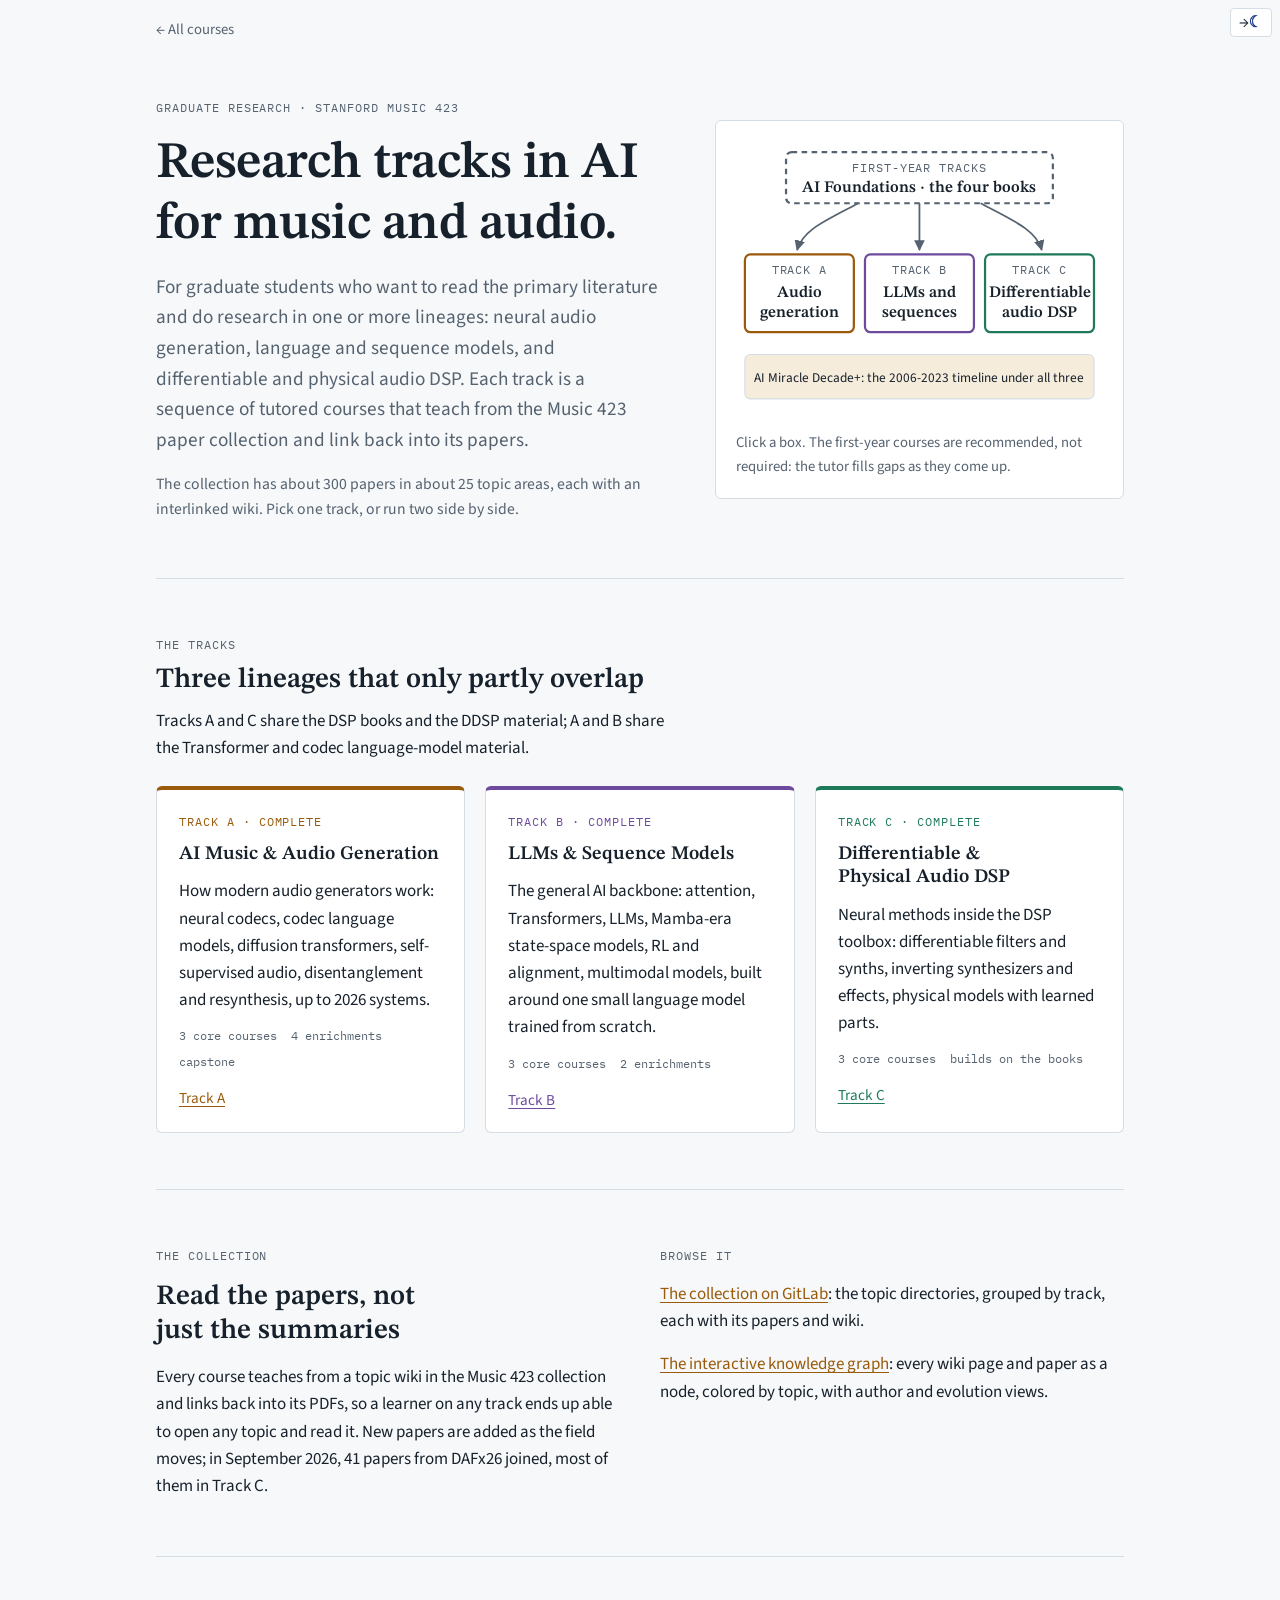
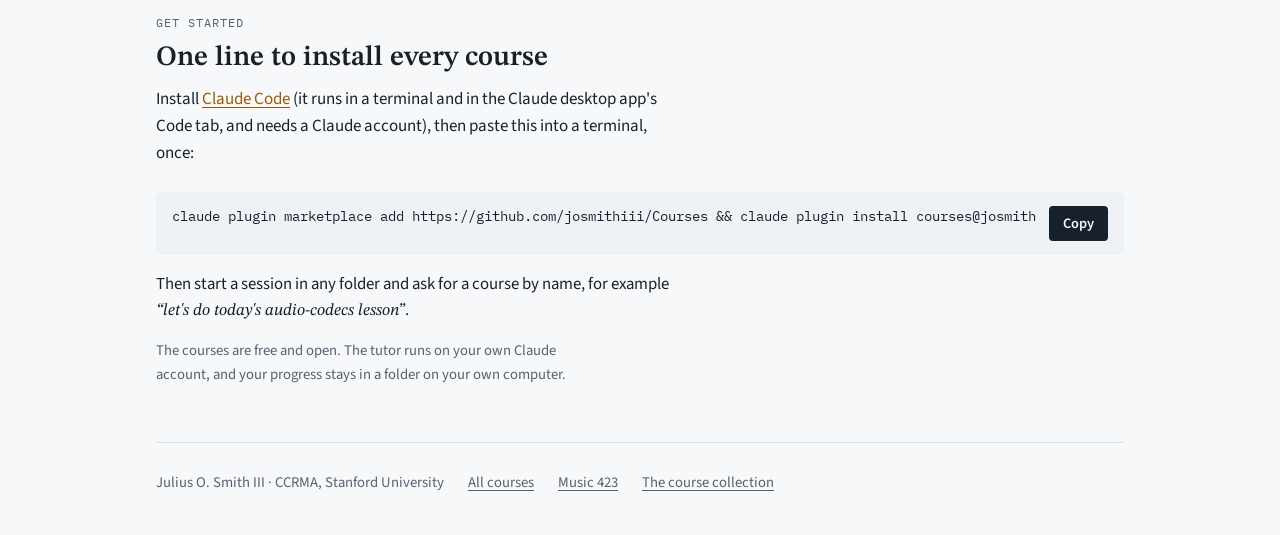
<file: landing-pages/research/index.html>
<!doctype html>
<html lang="en">
<head>
<meta charset="utf-8">
<meta name="viewport" content="width=device-width, initial-scale=1">
<!-- This page has its own light/dark themes (see the jos-theme toggle): ask Dark Reader and
     similar extensions not to recolor it, which washes out the SVG diagrams. -->
<meta name="darkreader-lock">
<meta name="color-scheme" content="light dark">
<script>
  // Apply the visitor's saved light/dark choice before first paint. Same key as the
  // toggle on https://ccrma.stanford.edu/~jos/ and the books, so one choice holds site-wide.
  (function () {
    try {
      var theme = localStorage.getItem("jos-theme");
      if (theme === "light" || theme === "dark") document.documentElement.setAttribute("data-theme", theme);
    } catch (e) {}
  }());
</script>
<title>Music 423 Research Tracks</title>
<meta name="description" content="Graduate research tracks in AI for music and audio, built on Stanford Music 423's paper collection: AI music and audio generation, LLMs and sequence models, and differentiable and physical audio DSP, each a sequence of free self-paced courses with an AI tutor.">
<meta property="og:type" content="website">
<meta property="og:title" content="Music 423 Research Tracks">
<meta property="og:description" content="Research tracks in AI for music and audio: neural audio generation, LLMs and sequence models, and differentiable and physical audio DSP, each with tutored courses.">
<!-- Source: CoursesLLM repo, landing-pages/research/index.html. Edit there, run
     uvx pytest tests/, then landing-pages/publish. -->
<link rel="preconnect" href="https://fonts.googleapis.com">
<link rel="preconnect" href="https://fonts.gstatic.com" crossorigin>
<link rel="stylesheet" href="https://fonts.googleapis.com/css2?family=STIX+Two+Text:ital,wght@0,400;0,600;1,400;1,600&family=Source+Sans+3:wght@400;600&family=IBM+Plex+Mono:wght@400;500&display=swap">
<link rel="stylesheet" href="../assets/landing.css">
<style>
/* Page-specific: the lineage map, the three track cards. */
.map svg { width: 100%; height: auto; display: block; }
.map .box rect { fill: var(--surface); stroke-width: 2; }
.map .found rect { stroke: var(--muted); stroke-dasharray: 5 4; }
.map .ta rect { stroke: var(--ai); } .map .tb rect { stroke: var(--seq); } .map .tc rect { stroke: var(--phys); }
.map .box:hover rect, .map .box:focus rect { fill: var(--bg); }
.map .t1 { font-family: var(--mono); font-size: 10.5px; letter-spacing: 0.08em; fill: var(--muted); }
.map .t2 { font-family: var(--display); font-size: 14.5px; font-weight: 600; fill: var(--ink); }
.map .edge { fill: none; stroke: var(--muted); stroke-width: 1.6; }
.map .timeline { fill: var(--ai-soft); stroke: var(--rule); }
.map .tl-text { font-family: var(--body); font-size: 12px; fill: var(--ink); }
.ah { fill: var(--muted); }
.tracks3 { display: grid; grid-template-columns: repeat(3, 1fr); gap: 20px; margin-top: 8px; }
.tracks3 .course h3 { font-size: 1.2rem; }
@media (max-width: 860px) { .tracks3 { grid-template-columns: 1fr; } }
</style>
</head>
<body>
<button type="button" id="themeToggle" class="theme-toggle" aria-label="Toggle color theme"></button>
<div class="wrap">

  <nav class="topbar"><a href="../">← All courses</a></nav>

  <section class="hero">
    <div class="stack">
      <span class="label">Graduate research · Stanford Music 423</span>
      <h1>Research tracks in AI for music and audio.</h1>
      <p class="lede">For graduate students who want to read the primary literature and do research in one or more lineages: neural audio generation, language and sequence models, and differentiable and physical audio DSP. Each track is a sequence of tutored courses that teach from the Music 423 paper collection and link back into its papers.</p>
      <p class="byline">The collection has about 300 papers in about 25 topic areas, each with an interlinked wiki. Pick one track, or run two side by side.</p>
    </div>
    <figure class="figure map" aria-label="Map of the research tracks">
      <svg viewBox="0 0 330 250" role="img" aria-label="The first-year courses lead to three research tracks, A, B and C, with AI Miracle Decade+ as a timeline under all three">
        <defs><marker id="ah" viewBox="0 0 10 10" refX="9" refY="5" markerWidth="6" markerHeight="6" orient="auto"><path class="ah" d="M0,0 L10,5 L0,10 z"/></marker></defs>
        <a href="../" class="box found"><rect x="45" y="10" width="240" height="46" rx="5"/>
          <text class="t1" x="165" y="28" text-anchor="middle">FIRST-YEAR TRACKS</text>
          <text class="t2" x="165" y="46" text-anchor="middle">AI Foundations · the four books</text></a>
        <path class="edge" d="M110,56 C80,72 60,80 55,98" marker-end="url(#ah)"/>
        <path class="edge" d="M165,56 L165,98" marker-end="url(#ah)"/>
        <path class="edge" d="M220,56 C250,72 270,80 275,98" marker-end="url(#ah)"/>
        <a href="ai-music-audio/" class="box ta"><rect x="8" y="102" width="98" height="70" rx="5"/>
          <text class="t1" x="57" y="120" text-anchor="middle">TRACK A</text>
          <text class="t2" x="57" y="140" text-anchor="middle">Audio</text>
          <text class="t2" x="57" y="158" text-anchor="middle">generation</text></a>
        <a href="ai-llms-and-sequence-models/" class="box tb"><rect x="116" y="102" width="98" height="70" rx="5"/>
          <text class="t1" x="165" y="120" text-anchor="middle">TRACK B</text>
          <text class="t2" x="165" y="140" text-anchor="middle">LLMs and</text>
          <text class="t2" x="165" y="158" text-anchor="middle">sequences</text></a>
        <a href="audio-differentiable-dsp/" class="box tc"><rect x="224" y="102" width="98" height="70" rx="5"/>
          <text class="t1" x="273" y="120" text-anchor="middle">TRACK C</text>
          <text class="t2" x="273" y="140" text-anchor="middle">Differentiable</text>
          <text class="t2" x="273" y="158" text-anchor="middle">audio DSP</text></a>
        <a href="../ai-miracle-decade-plus/"><rect class="timeline" x="8" y="192" width="314" height="40" rx="5"/>
          <text class="tl-text" x="165" y="217" text-anchor="middle">AI Miracle Decade+: the 2006-2023 timeline under all three</text></a>
      </svg>
      <figcaption>Click a box. The first-year courses are recommended, not required: the tutor fills gaps as they come up.</figcaption>
    </figure>
  </section>

  <section id="tracks">
    <div class="section-head">
      <span class="label">The tracks</span>
      <h2>Three lineages that only partly overlap</h2>
      <p>Tracks A and C share the DSP books and the DDSP material; A and B share the Transformer and codec language-model material.</p>
    </div>
    <div class="tracks3">
      <article class="course track-ai">
        <span class="label tinted">Track A · complete</span>
        <h3>AI Music &amp; Audio Generation</h3>
        <p>How modern audio generators work: neural codecs, codec language models, diffusion transformers, self-supervised audio, disentanglement and resynthesis, up to 2026 systems.</p>
        <div class="meta"><span>3 core courses</span><span>4 enrichments</span><span>capstone</span></div>
        <div class="links"><a href="ai-music-audio/">Track A</a></div>
      </article>
      <article class="course track-seq">
        <span class="label tinted">Track B · complete</span>
        <h3>LLMs &amp; Sequence Models</h3>
        <p>The general AI backbone: attention, Transformers, LLMs, Mamba-era state-space models, RL and alignment, multimodal models, built around one small language model trained from scratch.</p>
        <div class="meta"><span>3 core courses</span><span>2 enrichments</span></div>
        <div class="links"><a href="ai-llms-and-sequence-models/">Track B</a></div>
      </article>
      <article class="course track-phys">
        <span class="label tinted">Track C · complete</span>
        <h3>Differentiable &amp; Physical Audio DSP</h3>
        <p>Neural methods inside the DSP toolbox: differentiable filters and synths, inverting synthesizers and effects, physical models with learned parts.</p>
        <div class="meta"><span>3 core courses</span><span>builds on the books</span></div>
        <div class="links"><a href="audio-differentiable-dsp/">Track C</a></div>
      </article>
    </div>
  </section>

  <section id="collection" class="track-ai">
    <div class="two-col">
      <div class="stack">
        <span class="label">The collection</span>
        <h2>Read the papers, not just the summaries</h2>
        <p>Every course teaches from a topic wiki in the Music 423 collection and links back into its PDFs, so a learner on any track ends up able to open any topic and read it. New papers are added as the field moves; in September 2026, 41 papers from DAFx26 joined, most of them in Track C.</p>
      </div>
      <div class="stack">
        <span class="label">Browse it</span>
        <p><a href="https://cm-gitlab.stanford.edu/jos/music423-2023/-/blob/master/README.md">The collection on GitLab</a>: the topic directories, grouped by track, each with its papers and wiki.</p>
        <p><a href="https://ccrma.stanford.edu/~jos/wiki-graph-423gl.html">The interactive knowledge graph</a>: every wiki page and paper as a node, colored by topic, with author and evolution views.</p>
      </div>
    </div>
  </section>

  <section id="start" class="track-ai">
    <div class="section-head">
      <span class="label">Get started</span>
      <h2>One line to install every course</h2>
      <p>Install <a href="https://claude.com/claude-code">Claude Code</a> (it runs in a terminal and in the Claude desktop app's Code tab, and needs a Claude account), then paste this into a terminal, once:</p>
    </div>
    <div class="cmd">
      <pre id="install-cmd">claude plugin marketplace add https://github.com/josmithiii/Courses &amp;&amp; claude plugin install courses@josmithiii-courses</pre>
      <button type="button" data-copy="install-cmd">Copy</button>
    </div>
    <p class="say">Then start a session in any folder and ask for a course by name, for example <q>let's do today's audio-codecs lesson</q>.</p>
    <p class="fine">The courses are free and open. The tutor runs on your own Claude account, and your progress stays in a folder on your own computer.</p>
  </section>

  <footer>
    <span>Julius O. Smith III · CCRMA, Stanford University</span>
    <a href="../">All courses</a>
    <a href="https://ccrma.stanford.edu/courses/423/">Music 423</a>
    <a href="https://github.com/josmithiii/Courses">The course collection</a>
  </footer>
</div>
<script src="../assets/landing.js"></script>
</body>
</html>
</file>
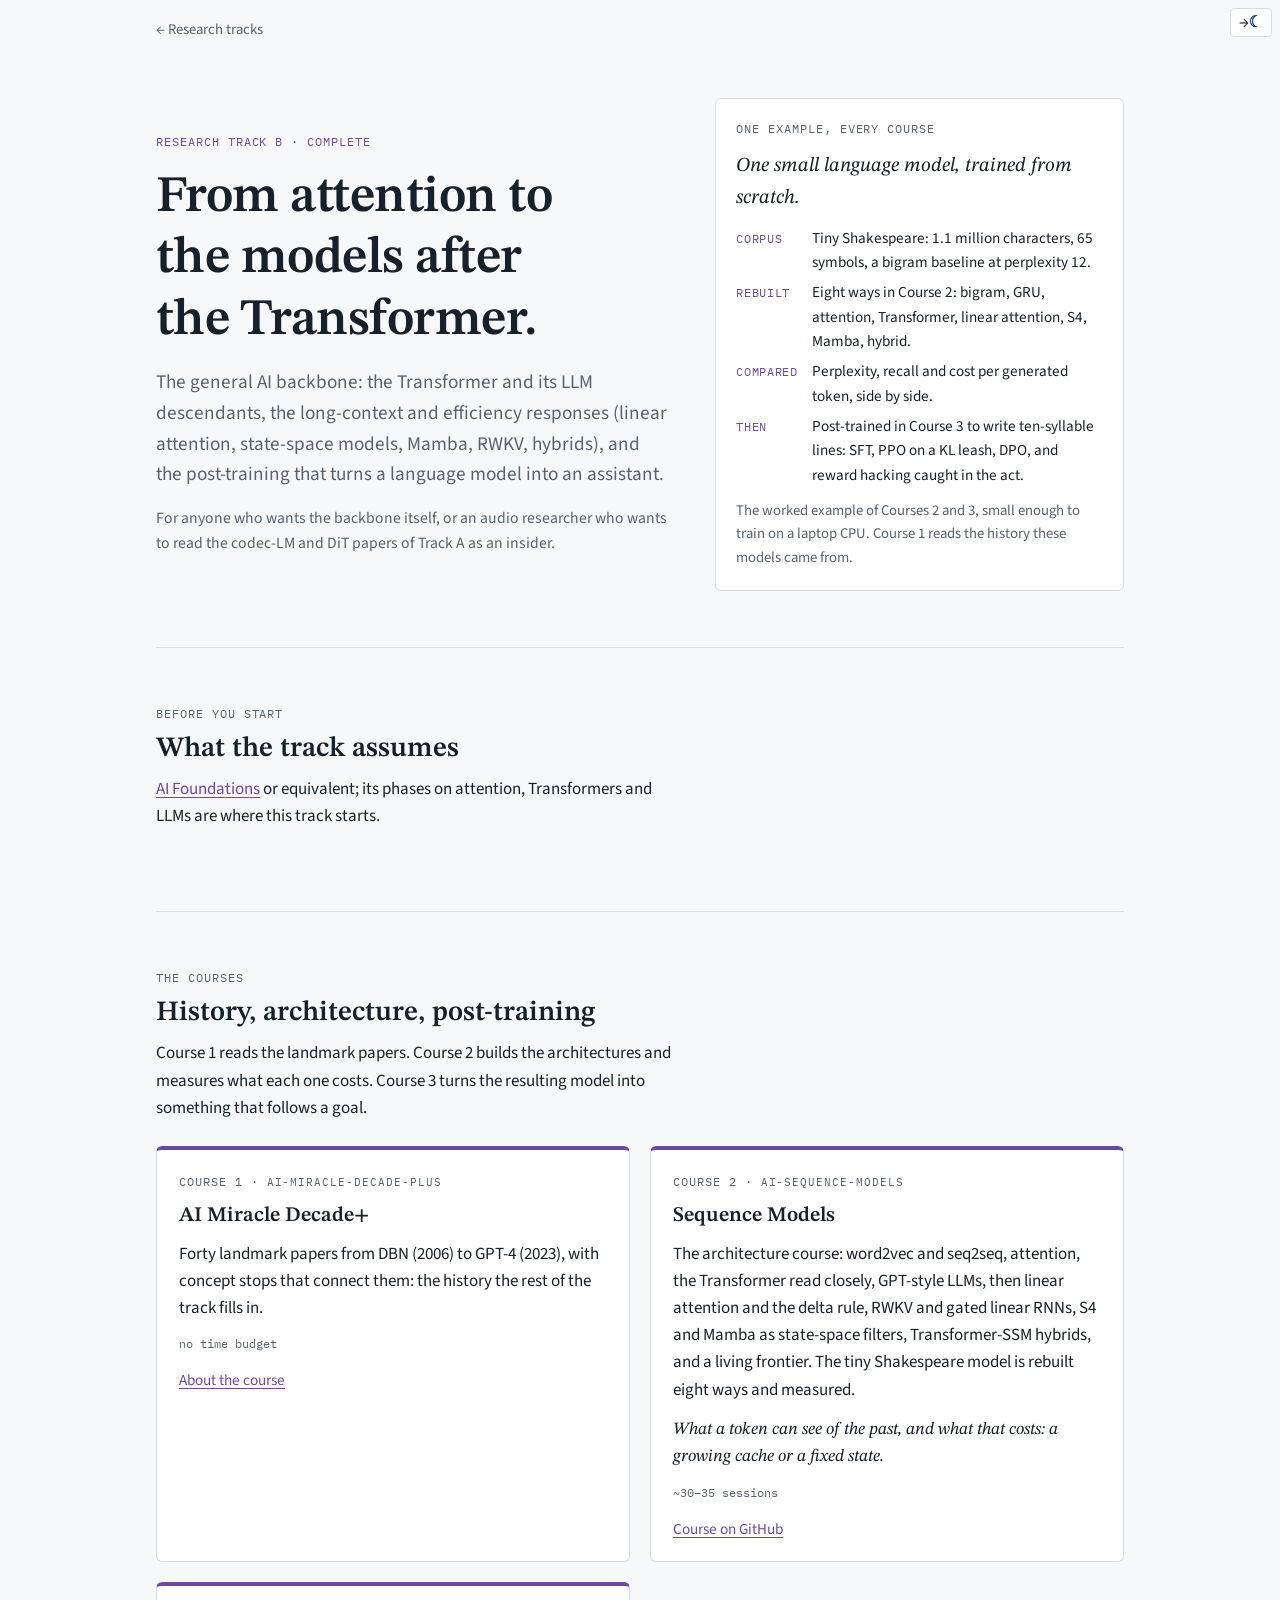
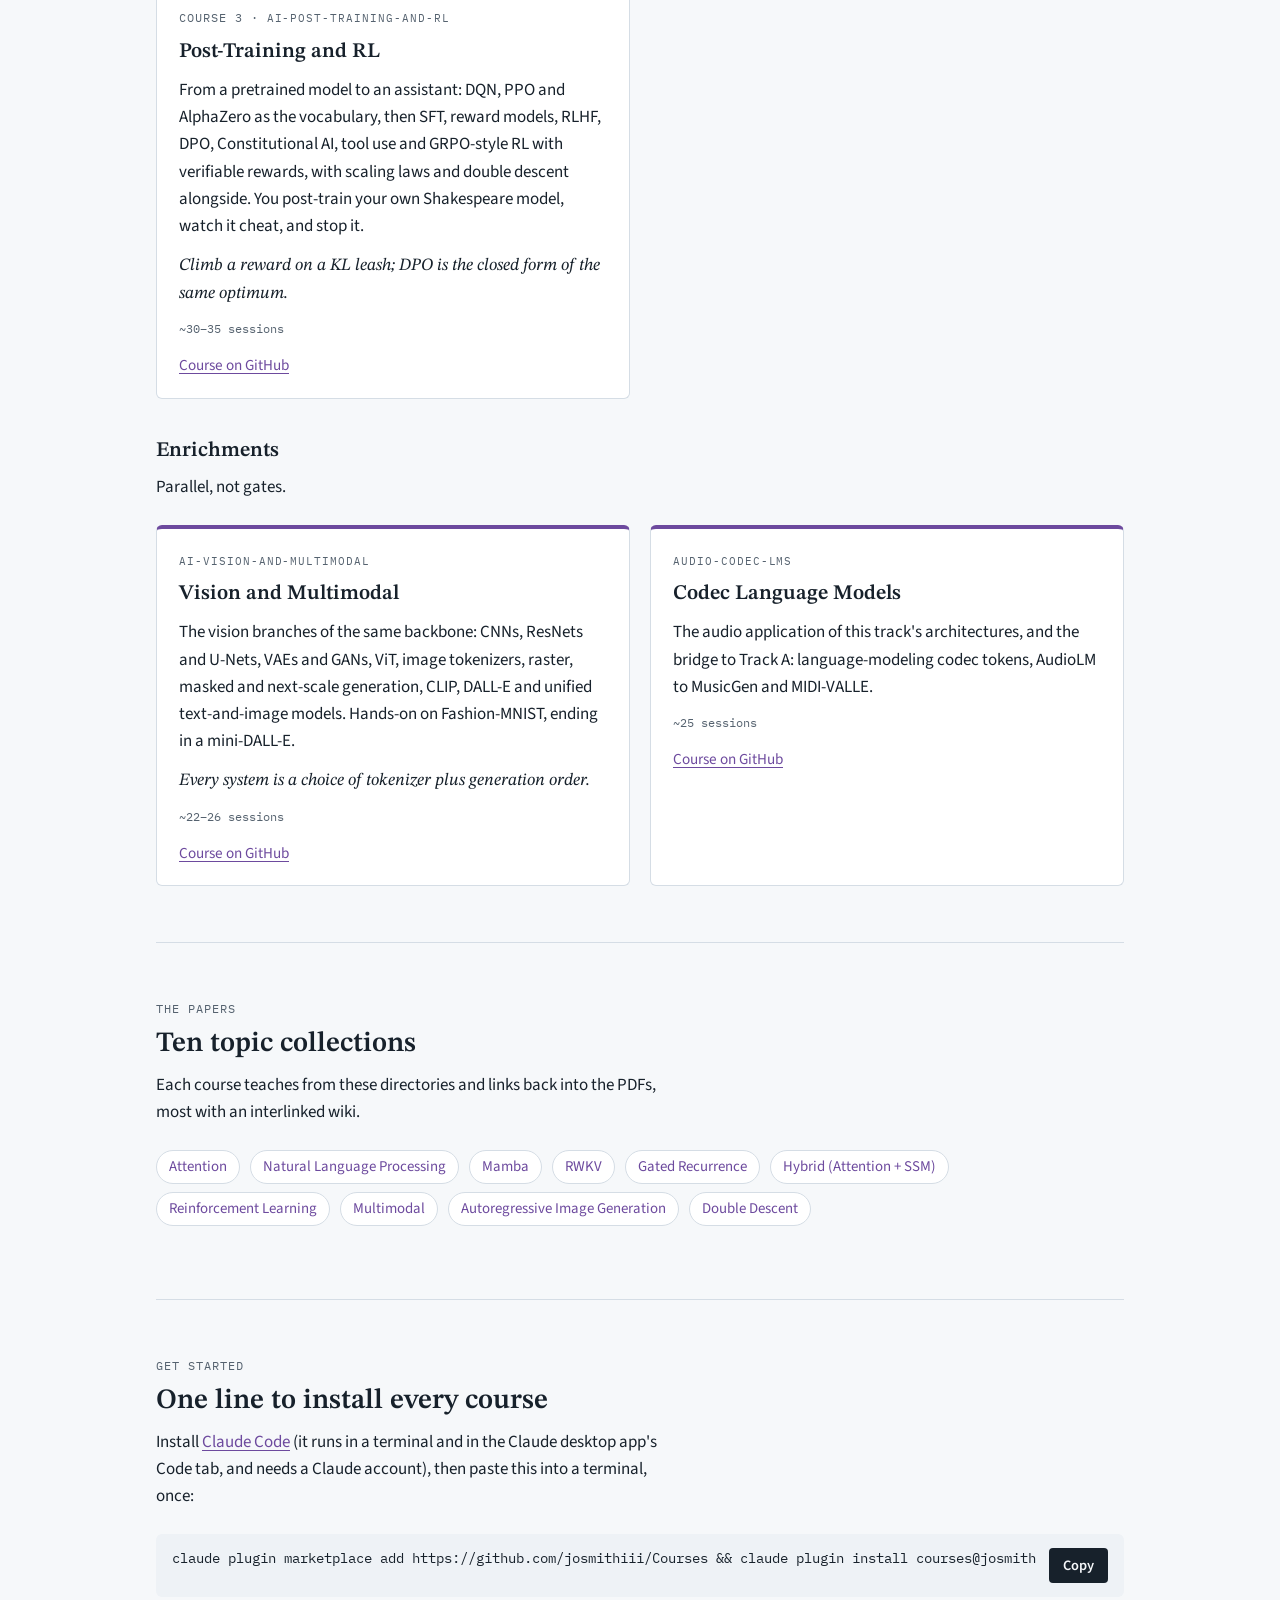
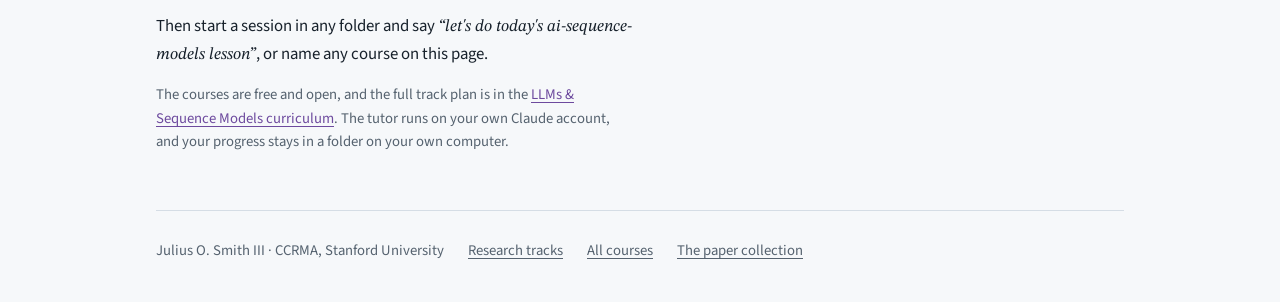
<file: landing-pages/research/ai-llms-and-sequence-models/index.html>
<!doctype html>
<html lang="en">
<head>
<meta charset="utf-8">
<meta name="viewport" content="width=device-width, initial-scale=1">
<!-- This page has its own light/dark themes (see the jos-theme toggle): ask Dark Reader and
     similar extensions not to recolor it, which washes out the SVG diagrams. -->
<meta name="darkreader-lock">
<meta name="color-scheme" content="light dark">
<script>
  // Apply the visitor's saved light/dark choice before first paint. Same key as the
  // toggle on https://ccrma.stanford.edu/~jos/ and the books, so one choice holds site-wide.
  (function () {
    try {
      var theme = localStorage.getItem("jos-theme");
      if (theme === "light" || theme === "dark") document.documentElement.setAttribute("data-theme", theme);
    } catch (e) {}
  }());
</script>
<title>LLMs and Sequence Models</title>
<meta name="description" content="Research Track B of the Music 423 courses: attention, Transformers, LLMs, state-space models and Mamba, RL and alignment, and multimodal models, built hands-on around one small language model trained from scratch. Free, self-paced, with an AI tutor.">
<meta property="og:type" content="website">
<meta property="og:title" content="LLMs and Sequence Models">
<meta property="og:description" content="Research Track B of the Music 423 courses: attention, Transformers, LLMs, state-space models and Mamba, RL and alignment, and multimodal models, built hands-on around one small language model trained from scratch. Free, self-paced, with an AI tutor.">
<!-- Source: CoursesLLM repo, landing-pages/research/ai-llms-and-sequence-models/index.html. Edit there, run
     uvx pytest tests/, then landing-pages/publish. -->
<link rel="preconnect" href="https://fonts.googleapis.com">
<link rel="preconnect" href="https://fonts.gstatic.com" crossorigin>
<link rel="stylesheet" href="https://fonts.googleapis.com/css2?family=STIX+Two+Text:ital,wght@0,400;0,600;1,400;1,600&family=Source+Sans+3:wght@400;600&family=IBM+Plex+Mono:wght@400;500&display=swap">
<link rel="stylesheet" href="../../assets/landing.css">
<style>
/* Page-specific: the through-line figure. */
.thru .what { font-family: var(--display); font-size: 1.25rem; font-style: italic; }
.thru dl { display: grid; grid-template-columns: auto 1fr; gap: 6px 14px; margin: 0; font-size: 0.95rem; }
.thru dt { font-family: var(--mono); font-size: 0.75rem; letter-spacing: 0.06em; text-transform: uppercase; color: var(--track); padding-top: 3px; }
.thru dd { margin: 0; }
</style>
</head>
<body class="track-seq">
<button type="button" id="themeToggle" class="theme-toggle" aria-label="Toggle color theme"></button>
<div class="wrap">

  <nav class="topbar"><a href="../">← Research tracks</a></nav>

  <section class="hero">
    <div class="stack">
      <span class="label tinted">Research Track B · complete</span>
      <h1>From attention to the models after the Transformer.</h1>
      <p class="lede">The general AI backbone: the Transformer and its LLM descendants, the long-context and efficiency responses (linear attention, state-space models, Mamba, RWKV, hybrids), and the post-training that turns a language model into an assistant.</p>
      <p class="byline">For anyone who wants the backbone itself, or an audio researcher who wants to read the codec-LM and DiT papers of Track A as an insider.</p>
    </div>
    <figure class="figure thru" aria-label="The track's shared worked example">
      <span class="label">One example, every course</span>
      <p class="what">One small language model, trained from scratch.</p>
      <dl>
        <dt>Corpus</dt><dd>Tiny Shakespeare: 1.1 million characters, 65 symbols, a bigram baseline at perplexity 12.</dd>
        <dt>Rebuilt</dt><dd>Eight ways in Course 2: bigram, GRU, attention, Transformer, linear attention, S4, Mamba, hybrid.</dd>
        <dt>Compared</dt><dd>Perplexity, recall and cost per generated token, side by side.</dd>
        <dt>Then</dt><dd>Post-trained in Course 3 to write ten-syllable lines: SFT, PPO on a KL leash, DPO, and reward hacking caught in the act.</dd>
      </dl>
      <figcaption>The worked example of Courses 2 and 3, small enough to train on a laptop CPU. Course 1 reads the history these models came from.</figcaption>
    </figure>
  </section>

  <section id="before">
    <div class="section-head">
      <span class="label">Before you start</span>
      <h2>What the track assumes</h2>
      <p><a href="../../ai-foundations/">AI Foundations</a> or equivalent; its phases on attention, Transformers and LLMs are where this track starts.</p>
    </div>
  </section>

  <section id="courses">
    <div class="section-head">
      <span class="label">The courses</span>
      <h2>History, architecture, post-training</h2>
      <p>Course 1 reads the landmark papers. Course 2 builds the architectures and measures what each one costs. Course 3 turns the resulting model into something that follows a goal.</p>
    </div>
    <div class="cards">
      <article class="course" data-course="ai-miracle-decade-plus">
        <span class="label">Course 1 · <span class="mono">ai-miracle-decade-plus</span></span>
        <h3>AI Miracle Decade+</h3>
        <p>Forty landmark papers from DBN (2006) to GPT-4 (2023), with concept stops that connect them: the history the rest of the track fills in.</p>
        <div class="meta"><span>no time budget</span></div>
        <div class="links"><a href="../../ai-miracle-decade-plus/">About the course</a></div>
      </article>
      <article class="course" data-course="ai-sequence-models">
        <span class="label">Course 2 · <span class="mono">ai-sequence-models</span></span>
        <h3>Sequence Models</h3>
        <p>The architecture course: word2vec and seq2seq, attention, the Transformer read closely, GPT-style LLMs, then linear attention and the delta rule, RWKV and gated linear RNNs, S4 and Mamba as state-space filters, Transformer-SSM hybrids, and a living frontier. The tiny Shakespeare model is rebuilt eight ways and measured.</p>
        <p class="keystone">What a token can see of the past, and what that costs: a growing cache or a fixed state.</p>
        <div class="meta"><span>~30–35 sessions</span></div>
        <div class="links"><a href="https://github.com/josmithiii/Courses/tree/main/ai-sequence-models">Course on GitHub</a></div>
      </article>
      <article class="course" data-course="ai-post-training-and-rl">
        <span class="label">Course 3 · <span class="mono">ai-post-training-and-rl</span></span>
        <h3>Post-Training and RL</h3>
        <p>From a pretrained model to an assistant: DQN, PPO and AlphaZero as the vocabulary, then SFT, reward models, RLHF, DPO, Constitutional AI, tool use and GRPO-style RL with verifiable rewards, with scaling laws and double descent alongside. You post-train your own Shakespeare model, watch it cheat, and stop it.</p>
        <p class="keystone">Climb a reward on a KL leash; DPO is the closed form of the same optimum.</p>
        <div class="meta"><span>~30–35 sessions</span></div>
        <div class="links"><a href="https://github.com/josmithiii/Courses/tree/main/ai-post-training-and-rl">Course on GitHub</a></div>
      </article>
    </div>
    <div class="section-head" style="margin-top:40px">
      <h3>Enrichments</h3>
      <p>Parallel, not gates.</p>
    </div>
    <div class="cards">
      <article class="course" data-course="ai-vision-and-multimodal">
        <span class="label"><span class="mono">ai-vision-and-multimodal</span></span>
        <h3>Vision and Multimodal</h3>
        <p>The vision branches of the same backbone: CNNs, ResNets and U-Nets, VAEs and GANs, ViT, image tokenizers, raster, masked and next-scale generation, CLIP, DALL-E and unified text-and-image models. Hands-on on Fashion-MNIST, ending in a mini-DALL-E.</p>
        <p class="keystone">Every system is a choice of tokenizer plus generation order.</p>
        <div class="meta"><span>~22–26 sessions</span></div>
        <div class="links"><a href="https://github.com/josmithiii/Courses/tree/main/ai-vision-and-multimodal">Course on GitHub</a></div>
      </article>
      <article class="course" data-course="audio-codec-lms">
        <span class="label"><span class="mono">audio-codec-lms</span></span>
        <h3>Codec Language Models</h3>
        <p>The audio application of this track's architectures, and the bridge to Track A: language-modeling codec tokens, AudioLM to MusicGen and MIDI-VALLE.</p>
        <div class="meta"><span>~25 sessions</span></div>
        <div class="links"><a href="https://github.com/josmithiii/Courses/tree/main/audio-codec-lms">Course on GitHub</a></div>
      </article>
    </div>
  </section>

  <section id="papers">
    <div class="section-head">
      <span class="label">The papers</span>
      <h2>Ten topic collections</h2>
      <p>Each course teaches from these directories and links back into the PDFs, most with an interlinked wiki.</p>
    </div>
    <ul class="collections">
      <li><a href="https://cm-gitlab.stanford.edu/jos/music423-2023/-/blob/master/attention/README.md">Attention</a></li>
      <li><a href="https://cm-gitlab.stanford.edu/jos/music423-2023/-/blob/master/natural-language-processing/README.md">Natural Language Processing</a></li>
      <li><a href="https://cm-gitlab.stanford.edu/jos/music423-2023/-/blob/master/mamba/README.md">Mamba</a></li>
      <li><a href="https://cm-gitlab.stanford.edu/jos/music423-2023/-/blob/master/rwkv/wiki/index.md">RWKV</a></li>
      <li><a href="https://cm-gitlab.stanford.edu/jos/music423-2023/-/blob/master/gated-recurrence/wiki/index.md">Gated Recurrence</a></li>
      <li><a href="https://cm-gitlab.stanford.edu/jos/music423-2023/-/blob/master/hybrid/README.md">Hybrid (Attention + SSM)</a></li>
      <li><a href="https://cm-gitlab.stanford.edu/jos/music423-2023/-/blob/master/reinforcement-learning/README.md">Reinforcement Learning</a></li>
      <li><a href="https://cm-gitlab.stanford.edu/jos/music423-2023/-/blob/master/multimodal/README.md">Multimodal</a></li>
      <li><a href="https://cm-gitlab.stanford.edu/jos/music423-2023/-/blob/master/images-ar/README.md">Autoregressive Image Generation</a></li>
      <li><a href="https://cm-gitlab.stanford.edu/jos/music423-2023/-/blob/master/double-descent/README.md">Double Descent</a></li>
    </ul>
  </section>

  <section id="start">
    <div class="section-head">
      <span class="label">Get started</span>
      <h2>One line to install every course</h2>
      <p>Install <a href="https://claude.com/claude-code">Claude Code</a> (it runs in a terminal and in the Claude desktop app's Code tab, and needs a Claude account), then paste this into a terminal, once:</p>
    </div>
    <div class="cmd">
      <pre id="install-cmd">claude plugin marketplace add https://github.com/josmithiii/Courses &amp;&amp; claude plugin install courses@josmithiii-courses</pre>
      <button type="button" data-copy="install-cmd">Copy</button>
    </div>
    <p class="say">Then start a session in any folder and say <q>let's do today's ai-sequence-models lesson</q>, or name any course on this page.</p>
    <p class="fine">The courses are free and open, and the full track plan is in the <a href="https://github.com/josmithiii/Courses/blob/main/curricula/ai-llms-and-sequence-models.md">LLMs &amp; Sequence Models curriculum</a>. The tutor runs on your own Claude account, and your progress stays in a folder on your own computer.</p>
  </section>

  <footer>
    <span>Julius O. Smith III · CCRMA, Stanford University</span>
    <a href="../">Research tracks</a>
    <a href="../../">All courses</a>
    <a href="https://cm-gitlab.stanford.edu/jos/music423-2023/-/blob/master/README.md">The paper collection</a>
  </footer>
</div>
<script src="../../assets/landing.js"></script>
</body>
</html>
</file>
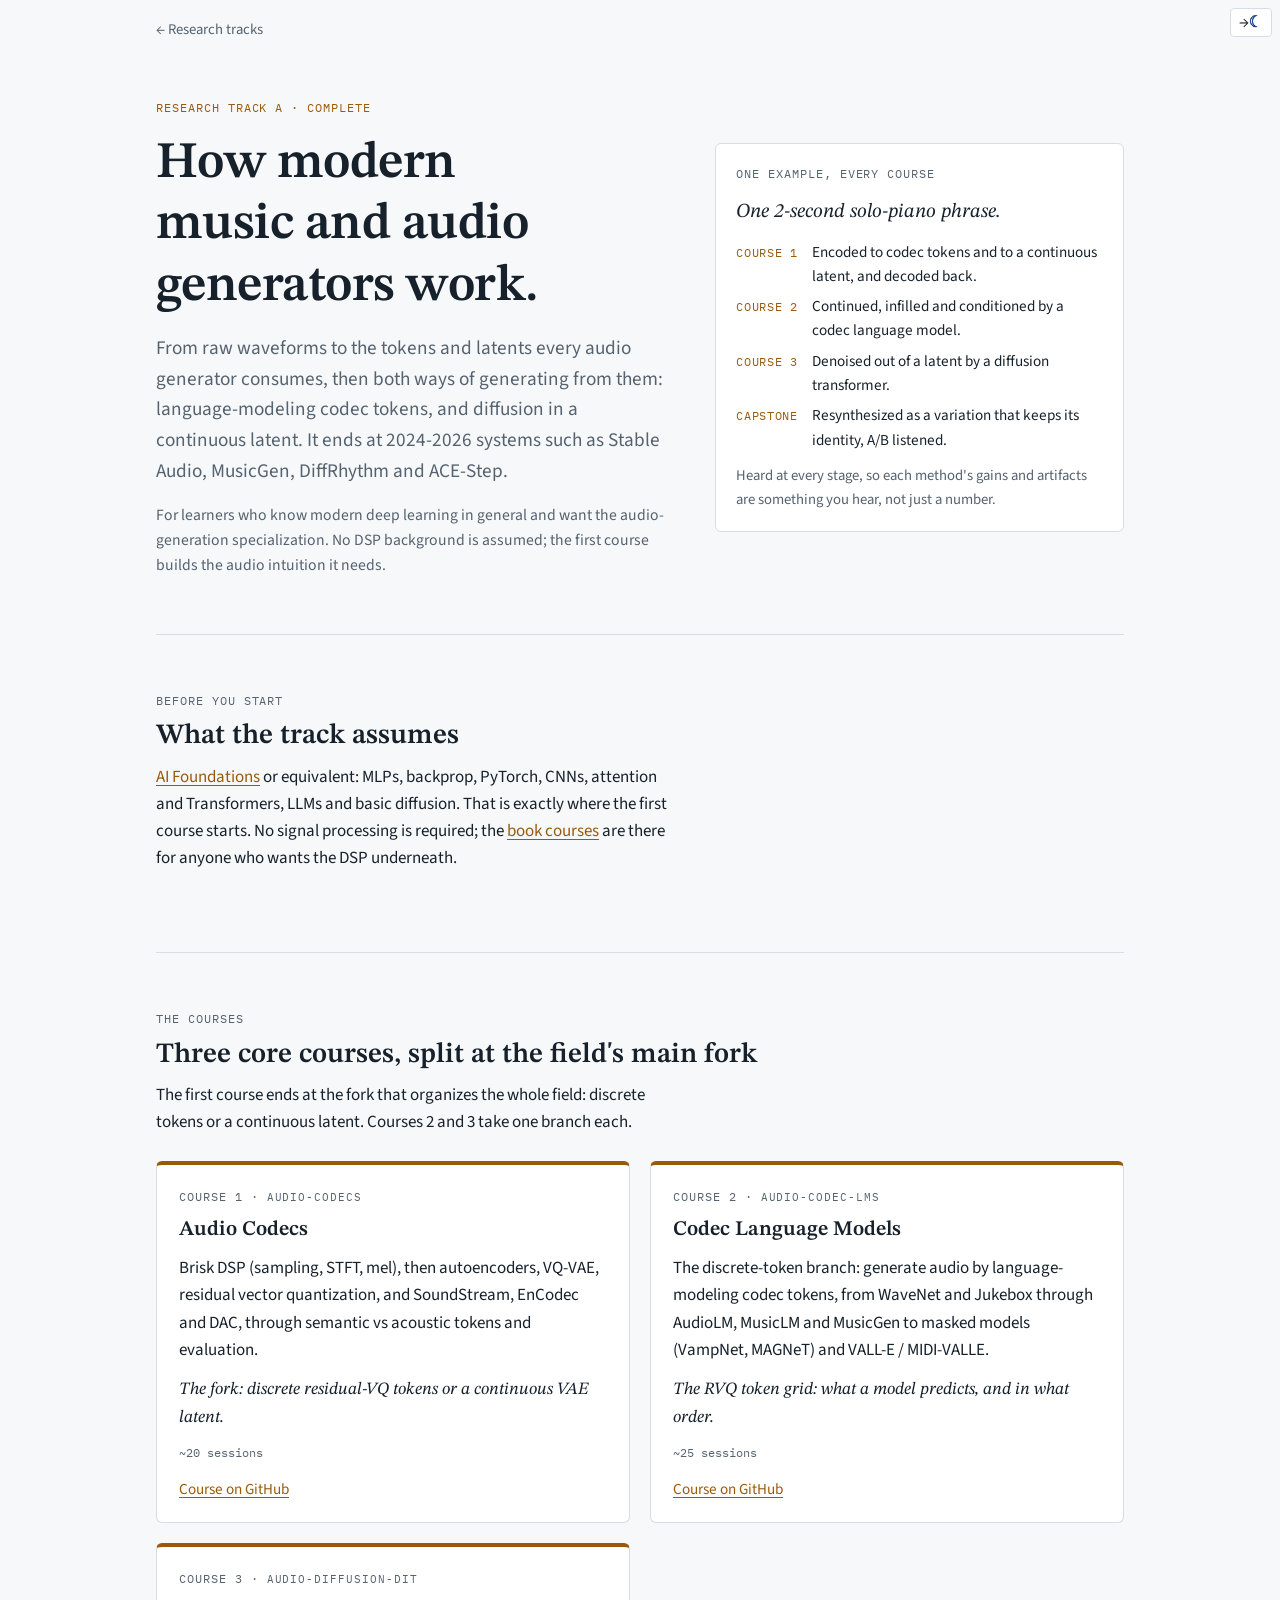
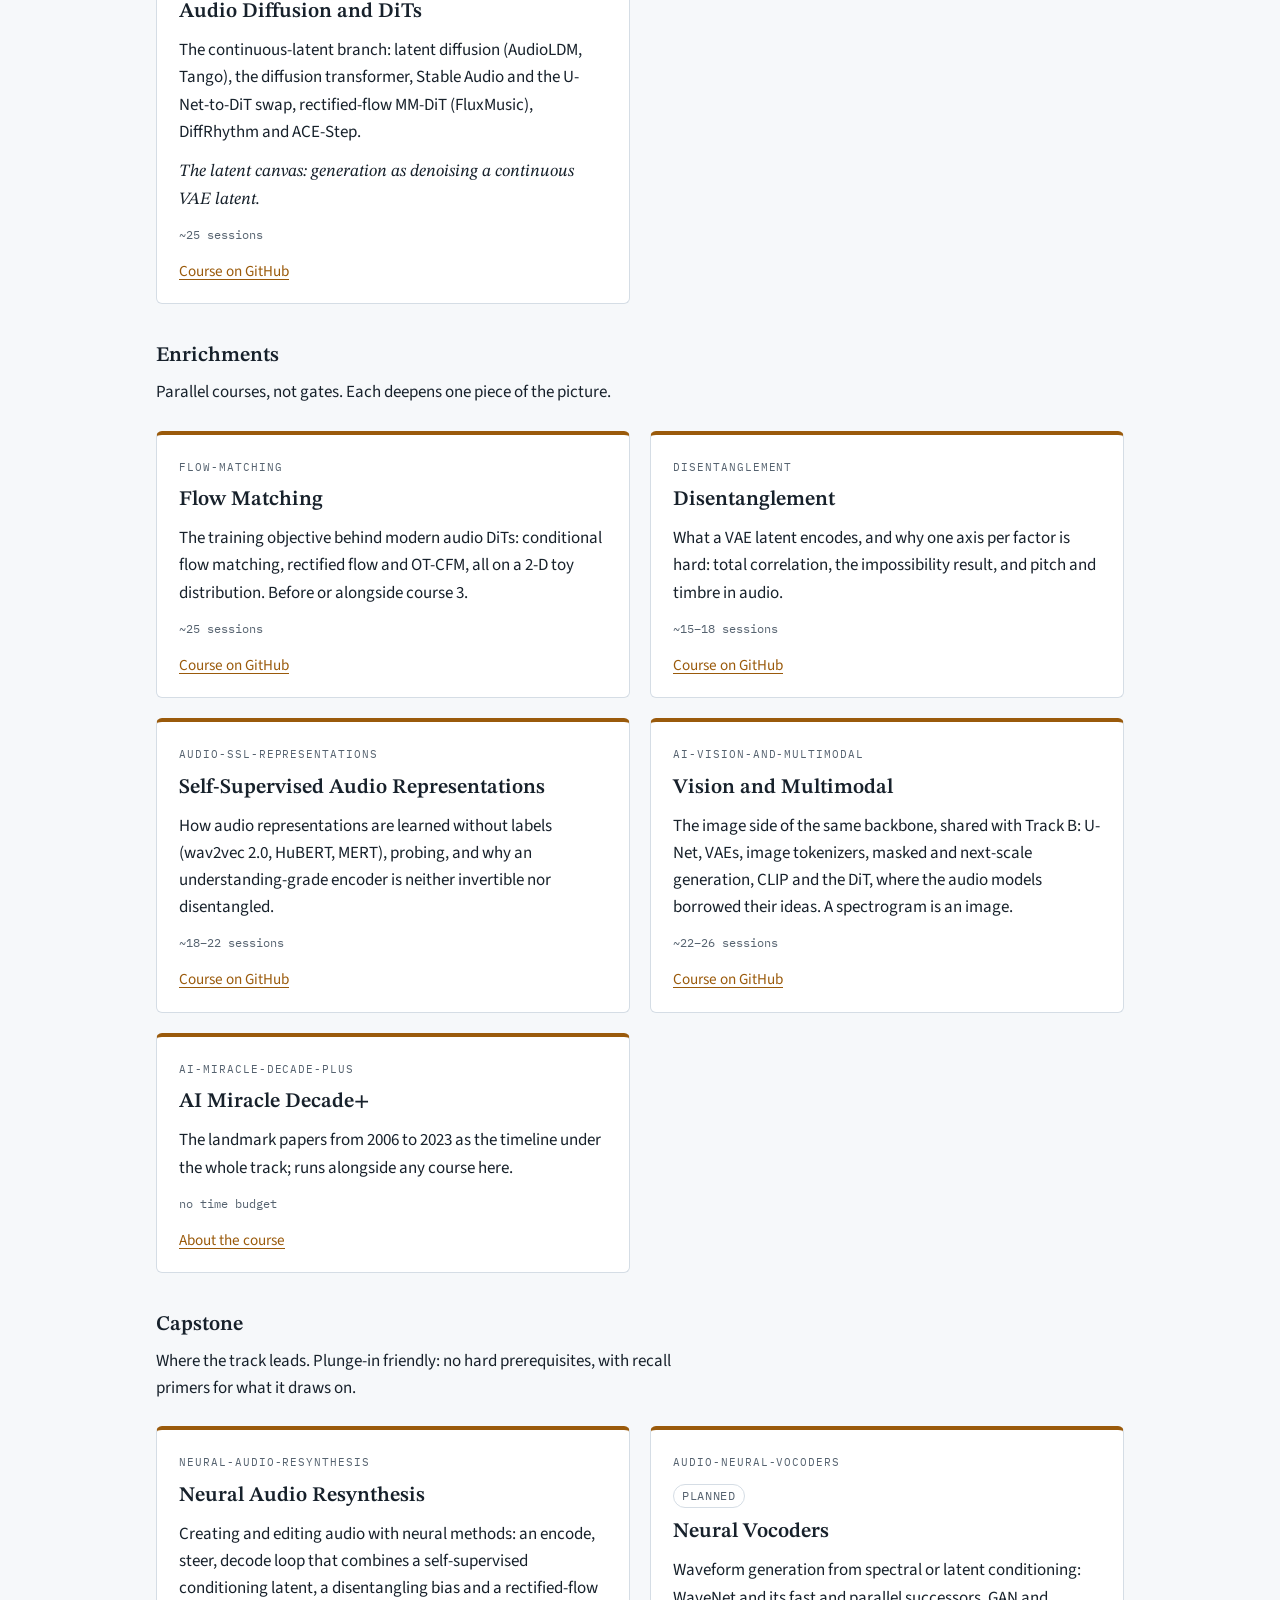
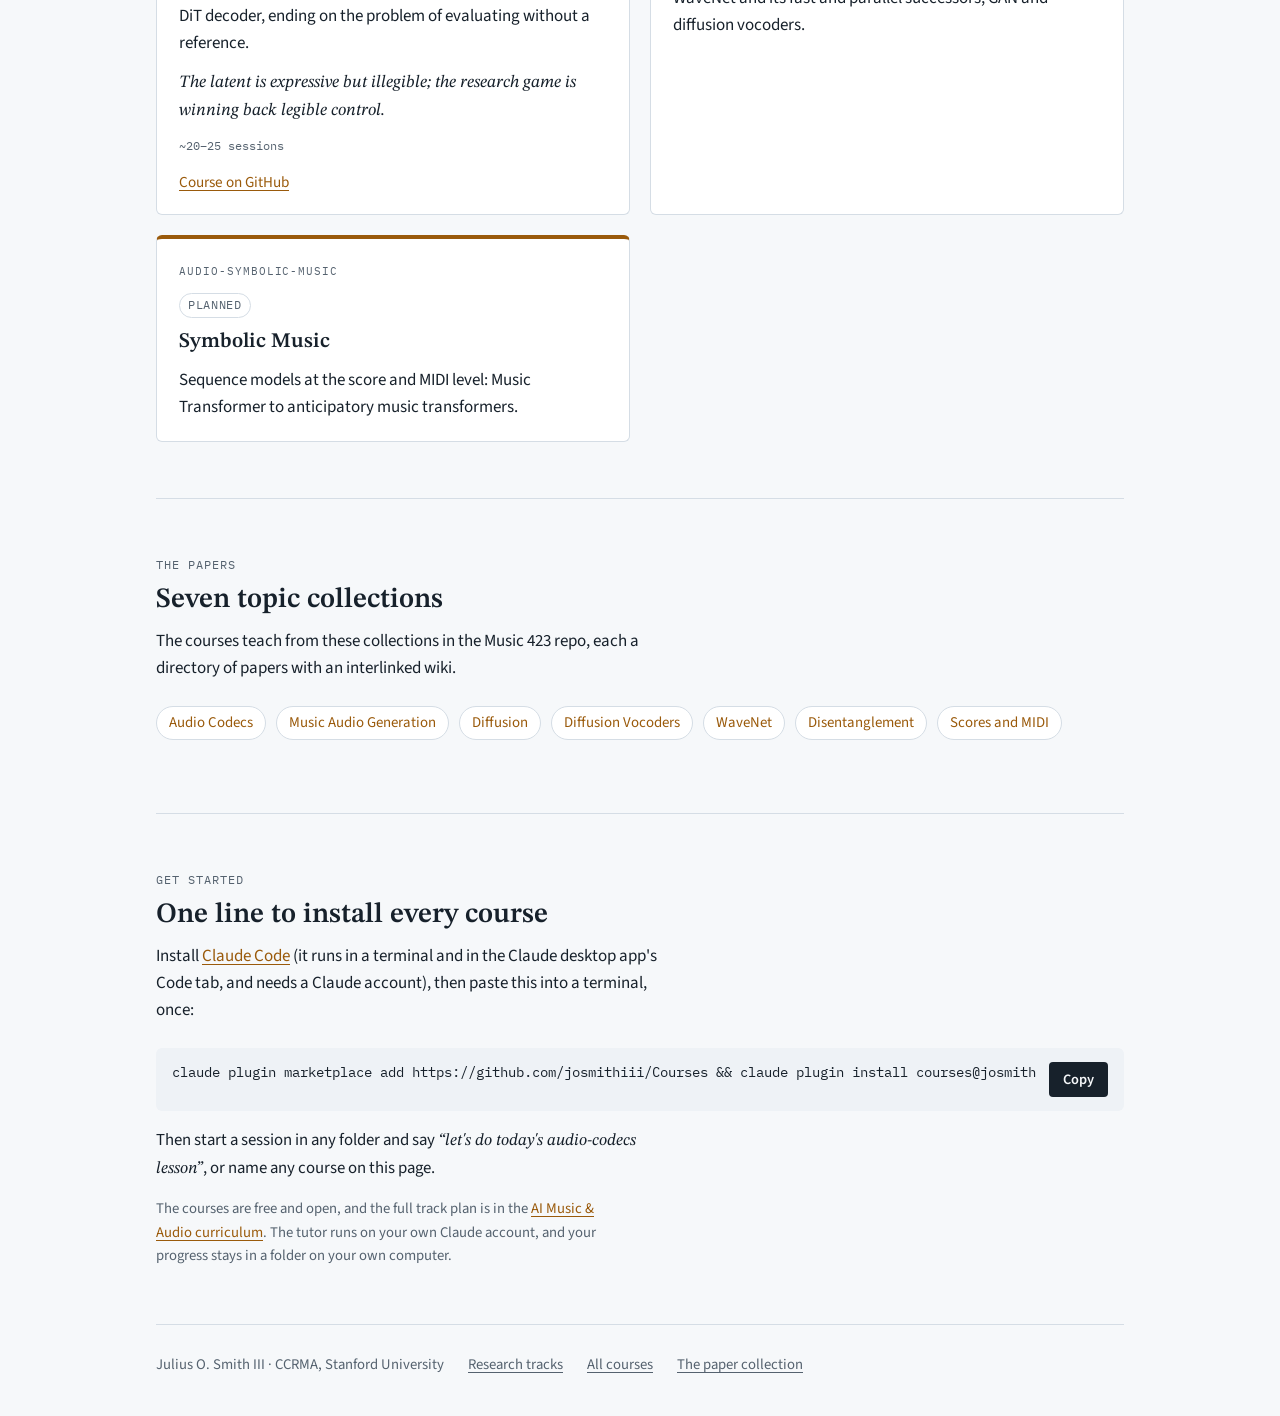
<file: landing-pages/research/ai-music-audio/index.html>
<!doctype html>
<html lang="en">
<head>
<meta charset="utf-8">
<meta name="viewport" content="width=device-width, initial-scale=1">
<!-- This page has its own light/dark themes (see the jos-theme toggle): ask Dark Reader and
     similar extensions not to recolor it, which washes out the SVG diagrams. -->
<meta name="darkreader-lock">
<meta name="color-scheme" content="light dark">
<script>
  // Apply the visitor's saved light/dark choice before first paint. Same key as the
  // toggle on https://ccrma.stanford.edu/~jos/ and the books, so one choice holds site-wide.
  (function () {
    try {
      var theme = localStorage.getItem("jos-theme");
      if (theme === "light" || theme === "dark") document.documentElement.setAttribute("data-theme", theme);
    } catch (e) {}
  }());
</script>
<title>AI Music and Audio Generation</title>
<meta name="description" content="Research Track A of the Music 423 courses: how modern audio generators work, from neural codecs to codec language models and diffusion transformers, with enrichments and a resynthesis capstone. Free, self-paced, with an AI tutor.">
<meta property="og:type" content="website">
<meta property="og:title" content="AI Music and Audio Generation">
<meta property="og:description" content="Research Track A of the Music 423 courses: how modern audio generators work, from neural codecs to codec language models and diffusion transformers, with enrichments and a resynthesis capstone. Free, self-paced, with an AI tutor.">
<!-- Source: CoursesLLM repo, landing-pages/research/ai-music-audio/index.html. Edit there, run
     uvx pytest tests/, then landing-pages/publish. -->
<link rel="preconnect" href="https://fonts.googleapis.com">
<link rel="preconnect" href="https://fonts.gstatic.com" crossorigin>
<link rel="stylesheet" href="https://fonts.googleapis.com/css2?family=STIX+Two+Text:ital,wght@0,400;0,600;1,400;1,600&family=Source+Sans+3:wght@400;600&family=IBM+Plex+Mono:wght@400;500&display=swap">
<link rel="stylesheet" href="../../assets/landing.css">
<style>
/* Page-specific: the through-line figure. */
.thru .what { font-family: var(--display); font-size: 1.25rem; font-style: italic; }
.thru dl { display: grid; grid-template-columns: auto 1fr; gap: 6px 14px; margin: 0; font-size: 0.95rem; }
.thru dt { font-family: var(--mono); font-size: 0.75rem; letter-spacing: 0.06em; text-transform: uppercase; color: var(--track); padding-top: 3px; }
.thru dd { margin: 0; }
</style>
</head>
<body class="track-ai">
<button type="button" id="themeToggle" class="theme-toggle" aria-label="Toggle color theme"></button>
<div class="wrap">

  <nav class="topbar"><a href="../">← Research tracks</a></nav>

  <section class="hero">
    <div class="stack">
      <span class="label tinted">Research Track A · complete</span>
      <h1>How modern music and audio generators work.</h1>
      <p class="lede">From raw waveforms to the tokens and latents every audio generator consumes, then both ways of generating from them: language-modeling codec tokens, and diffusion in a continuous latent. It ends at 2024-2026 systems such as Stable Audio, MusicGen, DiffRhythm and ACE-Step.</p>
      <p class="byline">For learners who know modern deep learning in general and want the audio-generation specialization. No DSP background is assumed; the first course builds the audio intuition it needs.</p>
    </div>
    <figure class="figure thru" aria-label="The track's shared worked example">
      <span class="label">One example, every course</span>
      <p class="what">One 2-second solo-piano phrase.</p>
      <dl>
        <dt>Course 1</dt><dd>Encoded to codec tokens and to a continuous latent, and decoded back.</dd>
        <dt>Course 2</dt><dd>Continued, infilled and conditioned by a codec language model.</dd>
        <dt>Course 3</dt><dd>Denoised out of a latent by a diffusion transformer.</dd>
        <dt>Capstone</dt><dd>Resynthesized as a variation that keeps its identity, A/B listened.</dd>
      </dl>
      <figcaption>Heard at every stage, so each method's gains and artifacts are something you hear, not just a number.</figcaption>
    </figure>
  </section>

  <section id="before">
    <div class="section-head">
      <span class="label">Before you start</span>
      <h2>What the track assumes</h2>
      <p><a href="../../ai-foundations/">AI Foundations</a> or equivalent: MLPs, backprop, PyTorch, CNNs, attention and Transformers, LLMs and basic diffusion. That is exactly where the first course starts. No signal processing is required; the <a href="../../book-series/">book courses</a> are there for anyone who wants the DSP underneath.</p>
    </div>
  </section>

  <section id="courses">
    <div class="section-head">
      <span class="label">The courses</span>
      <h2>Three core courses, split at the field's main fork</h2>
      <p>The first course ends at the fork that organizes the whole field: discrete tokens or a continuous latent. Courses 2 and 3 take one branch each.</p>
    </div>
    <div class="cards">
      <article class="course" data-course="audio-codecs">
        <span class="label">Course 1 · <span class="mono">audio-codecs</span></span>
        <h3>Audio Codecs</h3>
        <p>Brisk DSP (sampling, STFT, mel), then autoencoders, VQ-VAE, residual vector quantization, and SoundStream, EnCodec and DAC, through semantic vs acoustic tokens and evaluation.</p>
        <p class="keystone">The fork: discrete residual-VQ tokens or a continuous VAE latent.</p>
        <div class="meta"><span>~20 sessions</span></div>
        <div class="links"><a href="https://github.com/josmithiii/Courses/tree/main/audio-codecs">Course on GitHub</a></div>
      </article>
      <article class="course" data-course="audio-codec-lms">
        <span class="label">Course 2 · <span class="mono">audio-codec-lms</span></span>
        <h3>Codec Language Models</h3>
        <p>The discrete-token branch: generate audio by language-modeling codec tokens, from WaveNet and Jukebox through AudioLM, MusicLM and MusicGen to masked models (VampNet, MAGNeT) and VALL-E / MIDI-VALLE.</p>
        <p class="keystone">The RVQ token grid: what a model predicts, and in what order.</p>
        <div class="meta"><span>~25 sessions</span></div>
        <div class="links"><a href="https://github.com/josmithiii/Courses/tree/main/audio-codec-lms">Course on GitHub</a></div>
      </article>
      <article class="course" data-course="audio-diffusion-dit">
        <span class="label">Course 3 · <span class="mono">audio-diffusion-dit</span></span>
        <h3>Audio Diffusion and DiTs</h3>
        <p>The continuous-latent branch: latent diffusion (AudioLDM, Tango), the diffusion transformer, Stable Audio and the U-Net-to-DiT swap, rectified-flow MM-DiT (FluxMusic), DiffRhythm and ACE-Step.</p>
        <p class="keystone">The latent canvas: generation as denoising a continuous VAE latent.</p>
        <div class="meta"><span>~25 sessions</span></div>
        <div class="links"><a href="https://github.com/josmithiii/Courses/tree/main/audio-diffusion-dit">Course on GitHub</a></div>
      </article>
    </div>
    <div class="section-head" style="margin-top:40px">
      <h3>Enrichments</h3>
      <p>Parallel courses, not gates. Each deepens one piece of the picture.</p>
    </div>
    <div class="cards">
      <article class="course" data-course="flow-matching">
        <span class="label"><span class="mono">flow-matching</span></span>
        <h3>Flow Matching</h3>
        <p>The training objective behind modern audio DiTs: conditional flow matching, rectified flow and OT-CFM, all on a 2-D toy distribution. Before or alongside course 3.</p>
        <div class="meta"><span>~25 sessions</span></div>
        <div class="links"><a href="https://github.com/josmithiii/Courses/tree/main/flow-matching">Course on GitHub</a></div>
      </article>
      <article class="course" data-course="disentanglement">
        <span class="label"><span class="mono">disentanglement</span></span>
        <h3>Disentanglement</h3>
        <p>What a VAE latent encodes, and why one axis per factor is hard: total correlation, the impossibility result, and pitch and timbre in audio.</p>
        <div class="meta"><span>~15–18 sessions</span></div>
        <div class="links"><a href="https://github.com/josmithiii/Courses/tree/main/disentanglement">Course on GitHub</a></div>
      </article>
      <article class="course" data-course="audio-ssl-representations">
        <span class="label"><span class="mono">audio-ssl-representations</span></span>
        <h3>Self-Supervised Audio Representations</h3>
        <p>How audio representations are learned without labels (wav2vec 2.0, HuBERT, MERT), probing, and why an understanding-grade encoder is neither invertible nor disentangled.</p>
        <div class="meta"><span>~18–22 sessions</span></div>
        <div class="links"><a href="https://github.com/josmithiii/Courses/tree/main/audio-ssl-representations">Course on GitHub</a></div>
      </article>
      <article class="course" data-course="ai-vision-and-multimodal">
        <span class="label"><span class="mono">ai-vision-and-multimodal</span></span>
        <h3>Vision and Multimodal</h3>
        <p>The image side of the same backbone, shared with Track B: U-Net, VAEs, image tokenizers, masked and next-scale generation, CLIP and the DiT, where the audio models borrowed their ideas. A spectrogram is an image.</p>
        <div class="meta"><span>~22–26 sessions</span></div>
        <div class="links"><a href="https://github.com/josmithiii/Courses/tree/main/ai-vision-and-multimodal">Course on GitHub</a></div>
      </article>
      <article class="course" data-course="ai-miracle-decade-plus">
        <span class="label"><span class="mono">ai-miracle-decade-plus</span></span>
        <h3>AI Miracle Decade+</h3>
        <p>The landmark papers from 2006 to 2023 as the timeline under the whole track; runs alongside any course here.</p>
        <div class="meta"><span>no time budget</span></div>
        <div class="links"><a href="../../ai-miracle-decade-plus/">About the course</a></div>
      </article>
    </div>
    <div class="section-head" style="margin-top:40px">
      <h3>Capstone</h3>
      <p>Where the track leads. Plunge-in friendly: no hard prerequisites, with recall primers for what it draws on.</p>
    </div>
    <div class="cards">
      <article class="course" data-course="neural-audio-resynthesis">
        <span class="label"><span class="mono">neural-audio-resynthesis</span></span>
        <h3>Neural Audio Resynthesis</h3>
        <p>Creating and editing audio with neural methods: an encode, steer, decode loop that combines a self-supervised conditioning latent, a disentangling bias and a rectified-flow DiT decoder, ending on the problem of evaluating without a reference.</p>
        <p class="keystone">The latent is expressive but illegible; the research game is winning back legible control.</p>
        <div class="meta"><span>~20–25 sessions</span></div>
        <div class="links"><a href="https://github.com/josmithiii/Courses/tree/main/neural-audio-resynthesis">Course on GitHub</a></div>
      </article>
      <article class="course">
        <span class="label"><span class="planned">audio-neural-vocoders</span></span>
        <span class="status">planned</span>
        <h3>Neural Vocoders</h3>
        <p>Waveform generation from spectral or latent conditioning: WaveNet and its fast and parallel successors, GAN and diffusion vocoders.</p>
      </article>
      <article class="course">
        <span class="label"><span class="planned">audio-symbolic-music</span></span>
        <span class="status">planned</span>
        <h3>Symbolic Music</h3>
        <p>Sequence models at the score and MIDI level: Music Transformer to anticipatory music transformers.</p>
      </article>
    </div>
  </section>

  <section id="papers">
    <div class="section-head">
      <span class="label">The papers</span>
      <h2>Seven topic collections</h2>
      <p>The courses teach from these collections in the Music 423 repo, each a directory of papers with an interlinked wiki.</p>
    </div>
    <ul class="collections">
      <li><a href="https://cm-gitlab.stanford.edu/jos/music423-2023/-/blob/master/ai-audio-codecs/README.md">Audio Codecs</a></li>
      <li><a href="https://cm-gitlab.stanford.edu/jos/music423-2023/-/blob/master/ai-music-audio-gen/README.md">Music Audio Generation</a></li>
      <li><a href="https://cm-gitlab.stanford.edu/jos/music423-2023/-/blob/master/diffusion/README.md">Diffusion</a></li>
      <li><a href="https://cm-gitlab.stanford.edu/jos/music423-2023/-/blob/master/diffusion-vocoders/README.md">Diffusion Vocoders</a></li>
      <li><a href="https://cm-gitlab.stanford.edu/jos/music423-2023/-/blob/master/wavenet/README.md">WaveNet</a></li>
      <li><a href="https://cm-gitlab.stanford.edu/jos/music423-2023/-/blob/master/disentanglement/README.md">Disentanglement</a></li>
      <li><a href="https://cm-gitlab.stanford.edu/jos/music423-2023/-/blob/master/ai-scores/README.md">Scores and MIDI</a></li>
    </ul>
  </section>

  <section id="start">
    <div class="section-head">
      <span class="label">Get started</span>
      <h2>One line to install every course</h2>
      <p>Install <a href="https://claude.com/claude-code">Claude Code</a> (it runs in a terminal and in the Claude desktop app's Code tab, and needs a Claude account), then paste this into a terminal, once:</p>
    </div>
    <div class="cmd">
      <pre id="install-cmd">claude plugin marketplace add https://github.com/josmithiii/Courses &amp;&amp; claude plugin install courses@josmithiii-courses</pre>
      <button type="button" data-copy="install-cmd">Copy</button>
    </div>
    <p class="say">Then start a session in any folder and say <q>let's do today's audio-codecs lesson</q>, or name any course on this page.</p>
    <p class="fine">The courses are free and open, and the full track plan is in the <a href="https://github.com/josmithiii/Courses/blob/main/curricula/ai-music-audio.md">AI Music &amp; Audio curriculum</a>. The tutor runs on your own Claude account, and your progress stays in a folder on your own computer.</p>
  </section>

  <footer>
    <span>Julius O. Smith III · CCRMA, Stanford University</span>
    <a href="../">Research tracks</a>
    <a href="../../">All courses</a>
    <a href="https://cm-gitlab.stanford.edu/jos/music423-2023/-/blob/master/README.md">The paper collection</a>
  </footer>
</div>
<script src="../../assets/landing.js"></script>
</body>
</html>
</file>
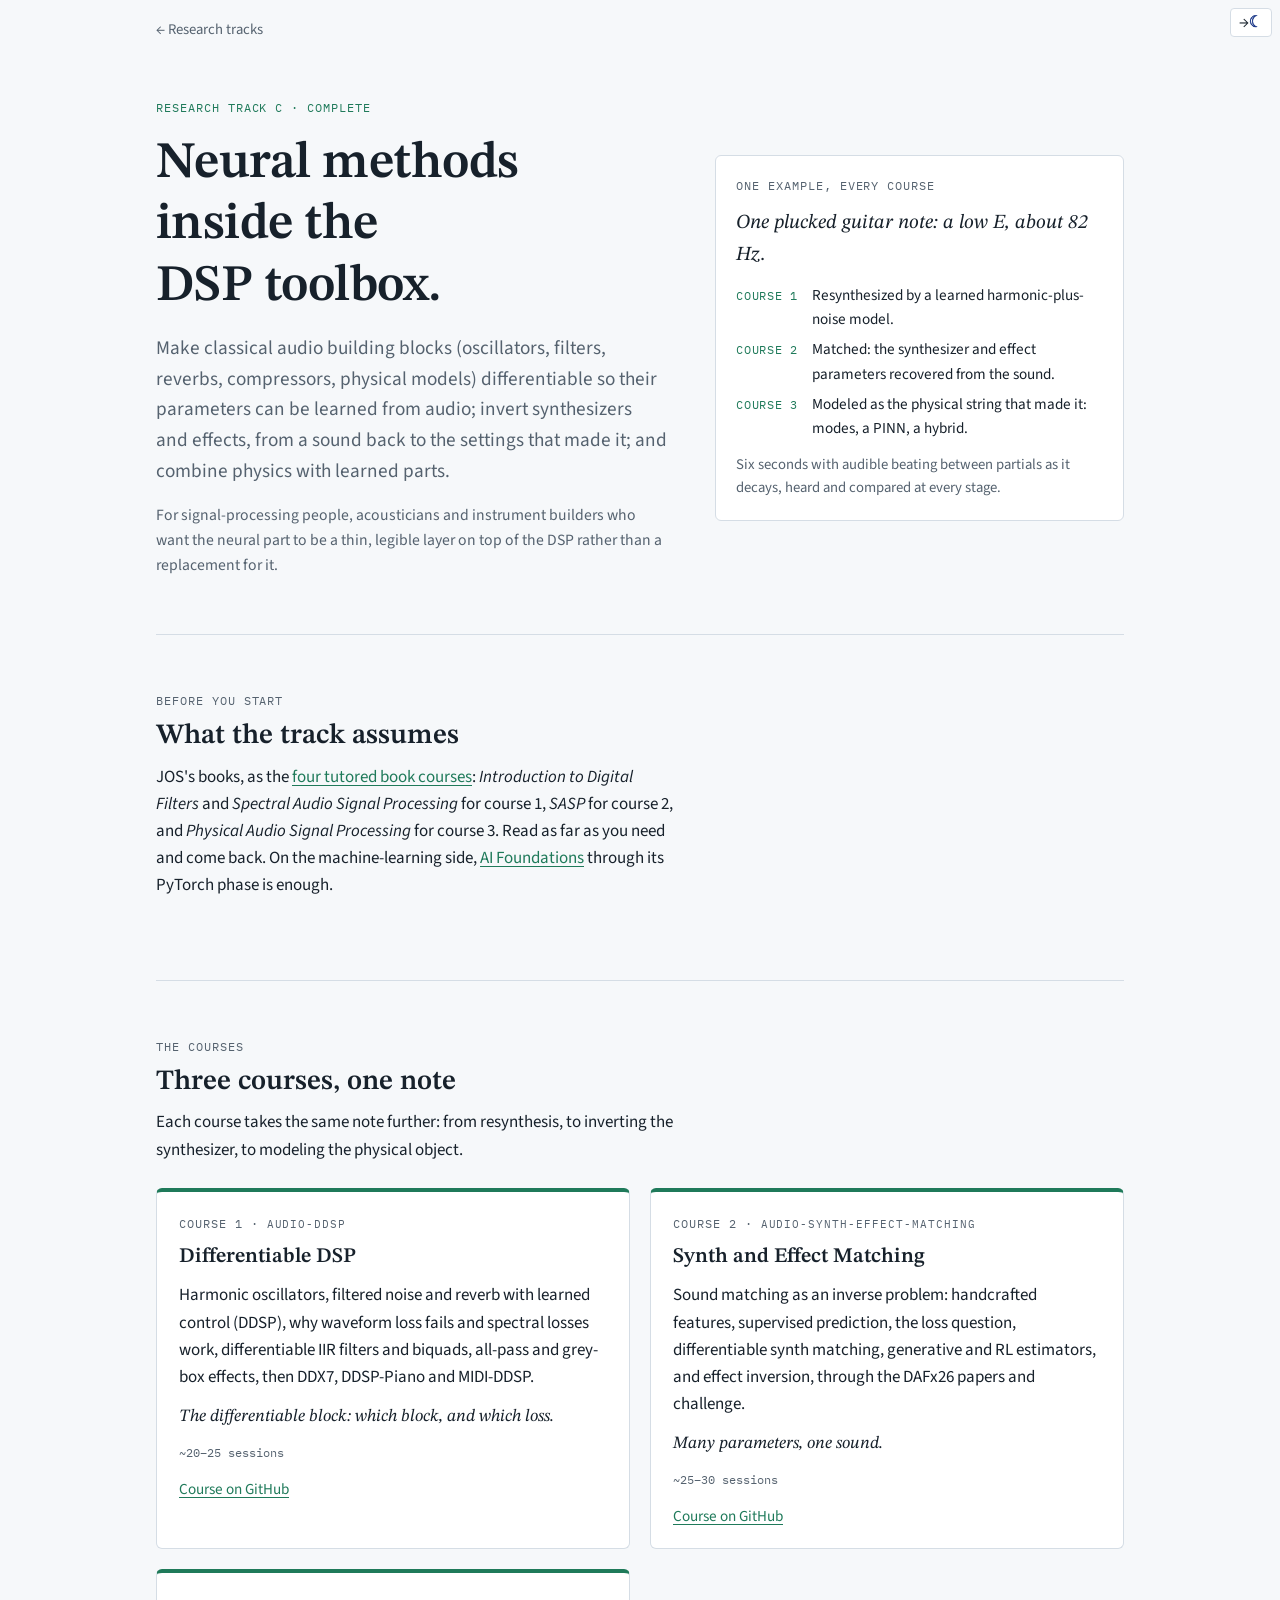
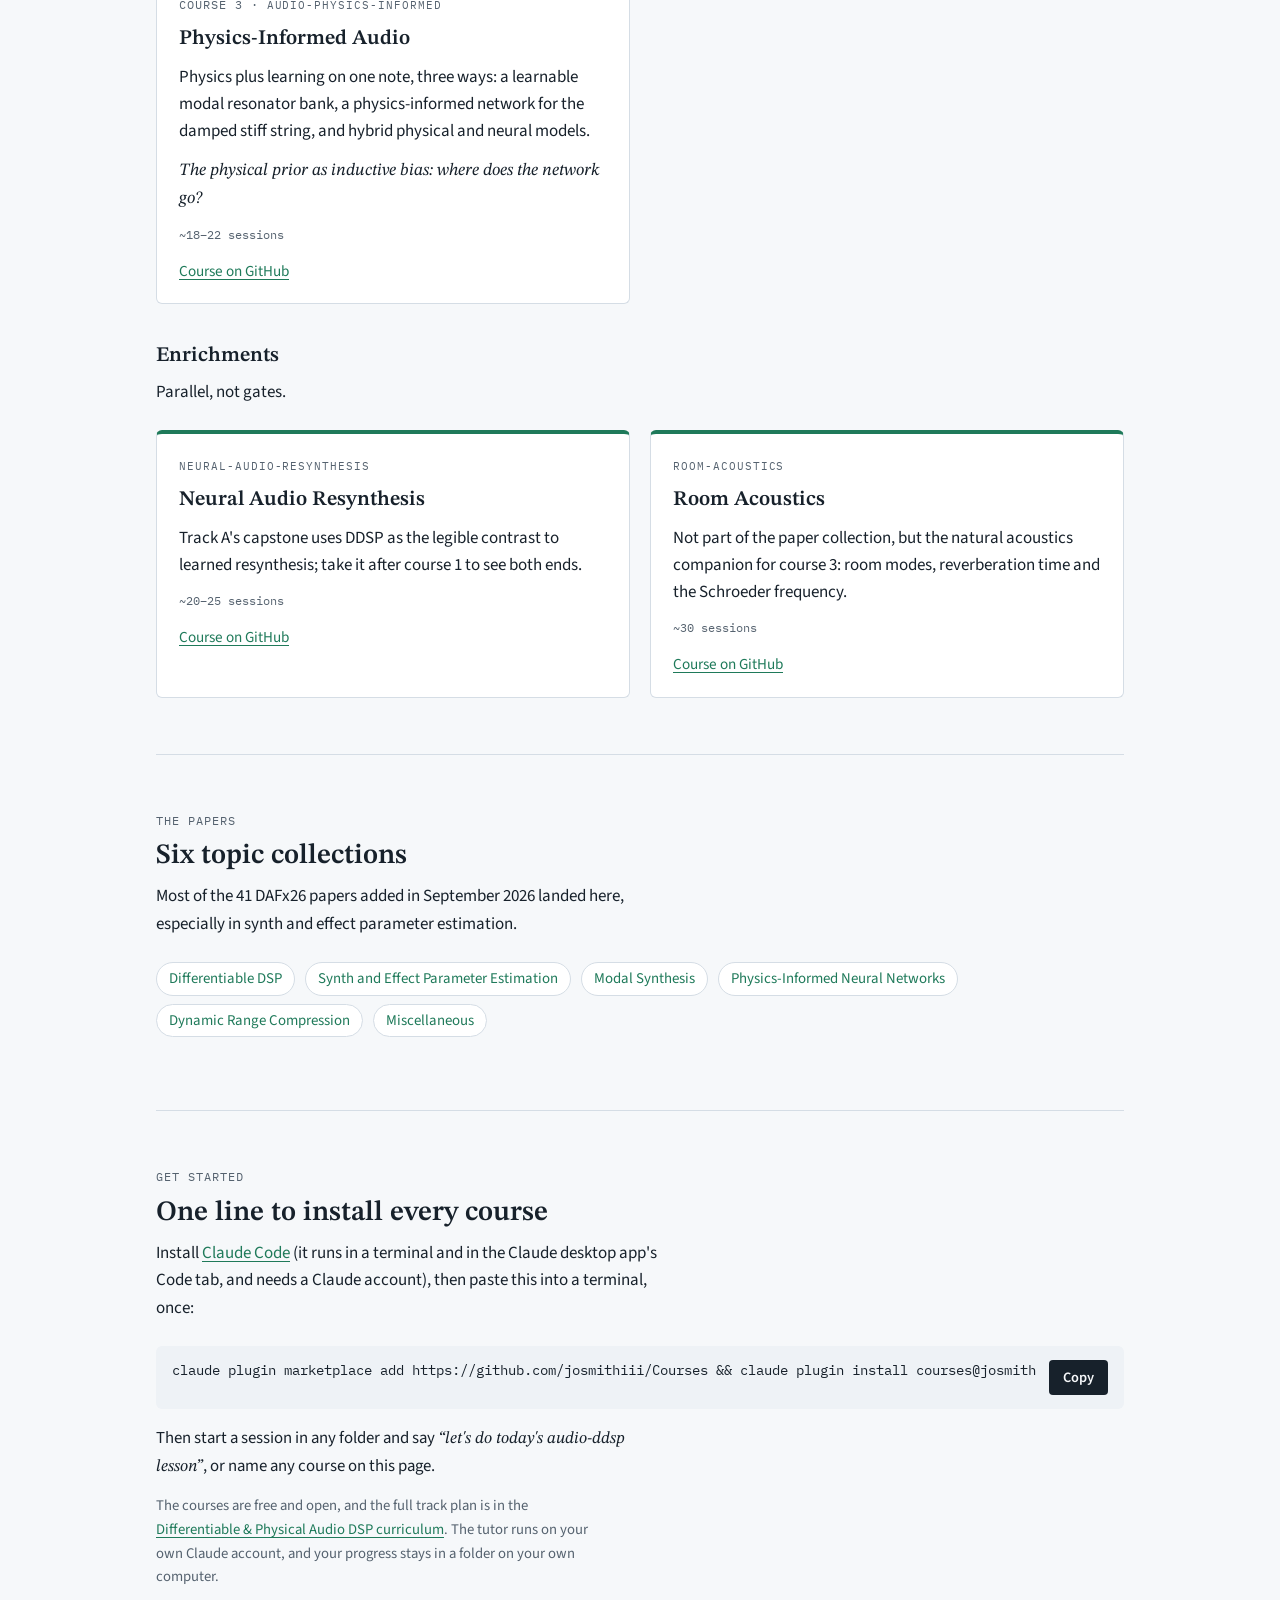
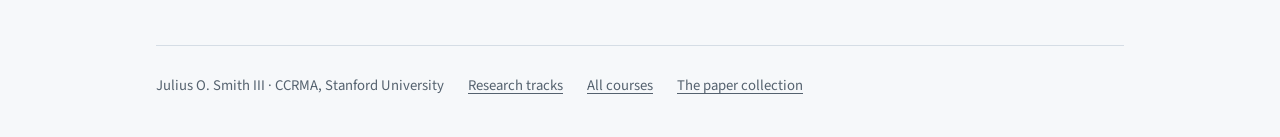
<file: landing-pages/research/audio-differentiable-dsp/index.html>
<!doctype html>
<html lang="en">
<head>
<meta charset="utf-8">
<meta name="viewport" content="width=device-width, initial-scale=1">
<!-- This page has its own light/dark themes (see the jos-theme toggle): ask Dark Reader and
     similar extensions not to recolor it, which washes out the SVG diagrams. -->
<meta name="darkreader-lock">
<meta name="color-scheme" content="light dark">
<script>
  // Apply the visitor's saved light/dark choice before first paint. Same key as the
  // toggle on https://ccrma.stanford.edu/~jos/ and the books, so one choice holds site-wide.
  (function () {
    try {
      var theme = localStorage.getItem("jos-theme");
      if (theme === "light" || theme === "dark") document.documentElement.setAttribute("data-theme", theme);
    } catch (e) {}
  }());
</script>
<title>Differentiable and Physical Audio DSP</title>
<meta name="description" content="Research Track C of the Music 423 courses: differentiable DSP, synthesizer and effect parameter estimation, and physics-informed audio models, built on JOS's signal processing books. Free, self-paced, with an AI tutor.">
<meta property="og:type" content="website">
<meta property="og:title" content="Differentiable and Physical Audio DSP">
<meta property="og:description" content="Research Track C of the Music 423 courses: differentiable DSP, synthesizer and effect parameter estimation, and physics-informed audio models, built on JOS's signal processing books. Free, self-paced, with an AI tutor.">
<!-- Source: CoursesLLM repo, landing-pages/research/audio-differentiable-dsp/index.html. Edit there, run
     uvx pytest tests/, then landing-pages/publish. -->
<link rel="preconnect" href="https://fonts.googleapis.com">
<link rel="preconnect" href="https://fonts.gstatic.com" crossorigin>
<link rel="stylesheet" href="https://fonts.googleapis.com/css2?family=STIX+Two+Text:ital,wght@0,400;0,600;1,400;1,600&family=Source+Sans+3:wght@400;600&family=IBM+Plex+Mono:wght@400;500&display=swap">
<link rel="stylesheet" href="../../assets/landing.css">
<style>
/* Page-specific: the through-line figure. */
.thru .what { font-family: var(--display); font-size: 1.25rem; font-style: italic; }
.thru dl { display: grid; grid-template-columns: auto 1fr; gap: 6px 14px; margin: 0; font-size: 0.95rem; }
.thru dt { font-family: var(--mono); font-size: 0.75rem; letter-spacing: 0.06em; text-transform: uppercase; color: var(--track); padding-top: 3px; }
.thru dd { margin: 0; }
</style>
</head>
<body class="track-phys">
<button type="button" id="themeToggle" class="theme-toggle" aria-label="Toggle color theme"></button>
<div class="wrap">

  <nav class="topbar"><a href="../">← Research tracks</a></nav>

  <section class="hero">
    <div class="stack">
      <span class="label tinted">Research Track C · complete</span>
      <h1>Neural methods inside the DSP toolbox.</h1>
      <p class="lede">Make classical audio building blocks (oscillators, filters, reverbs, compressors, physical models) differentiable so their parameters can be learned from audio; invert synthesizers and effects, from a sound back to the settings that made it; and combine physics with learned parts.</p>
      <p class="byline">For signal-processing people, acousticians and instrument builders who want the neural part to be a thin, legible layer on top of the DSP rather than a replacement for it.</p>
    </div>
    <figure class="figure thru" aria-label="The track's shared worked example">
      <span class="label">One example, every course</span>
      <p class="what">One plucked guitar note: a low E, about 82 Hz.</p>
      <dl>
        <dt>Course 1</dt><dd>Resynthesized by a learned harmonic-plus-noise model.</dd>
        <dt>Course 2</dt><dd>Matched: the synthesizer and effect parameters recovered from the sound.</dd>
        <dt>Course 3</dt><dd>Modeled as the physical string that made it: modes, a PINN, a hybrid.</dd>
      </dl>
      <figcaption>Six seconds with audible beating between partials as it decays, heard and compared at every stage.</figcaption>
    </figure>
  </section>

  <section id="before">
    <div class="section-head">
      <span class="label">Before you start</span>
      <h2>What the track assumes</h2>
      <p>JOS's books, as the <a href="../../book-series/">four tutored book courses</a>: <em>Introduction to Digital Filters</em> and <em>Spectral Audio Signal Processing</em> for course 1, <em>SASP</em> for course 2, and <em>Physical Audio Signal Processing</em> for course 3. Read as far as you need and come back. On the machine-learning side, <a href="../../ai-foundations/">AI Foundations</a> through its PyTorch phase is enough.</p>
    </div>
  </section>

  <section id="courses">
    <div class="section-head">
      <span class="label">The courses</span>
      <h2>Three courses, one note</h2>
      <p>Each course takes the same note further: from resynthesis, to inverting the synthesizer, to modeling the physical object.</p>
    </div>
    <div class="cards">
      <article class="course" data-course="audio-ddsp">
        <span class="label">Course 1 · <span class="mono">audio-ddsp</span></span>
        <h3>Differentiable DSP</h3>
        <p>Harmonic oscillators, filtered noise and reverb with learned control (DDSP), why waveform loss fails and spectral losses work, differentiable IIR filters and biquads, all-pass and grey-box effects, then DDX7, DDSP-Piano and MIDI-DDSP.</p>
        <p class="keystone">The differentiable block: which block, and which loss.</p>
        <div class="meta"><span>~20–25 sessions</span></div>
        <div class="links"><a href="https://github.com/josmithiii/Courses/tree/main/audio-ddsp">Course on GitHub</a></div>
      </article>
      <article class="course" data-course="audio-synth-effect-matching">
        <span class="label">Course 2 · <span class="mono">audio-synth-effect-matching</span></span>
        <h3>Synth and Effect Matching</h3>
        <p>Sound matching as an inverse problem: handcrafted features, supervised prediction, the loss question, differentiable synth matching, generative and RL estimators, and effect inversion, through the DAFx26 papers and challenge.</p>
        <p class="keystone">Many parameters, one sound.</p>
        <div class="meta"><span>~25–30 sessions</span></div>
        <div class="links"><a href="https://github.com/josmithiii/Courses/tree/main/audio-synth-effect-matching">Course on GitHub</a></div>
      </article>
      <article class="course" data-course="audio-physics-informed">
        <span class="label">Course 3 · <span class="mono">audio-physics-informed</span></span>
        <h3>Physics-Informed Audio</h3>
        <p>Physics plus learning on one note, three ways: a learnable modal resonator bank, a physics-informed network for the damped stiff string, and hybrid physical and neural models.</p>
        <p class="keystone">The physical prior as inductive bias: where does the network go?</p>
        <div class="meta"><span>~18–22 sessions</span></div>
        <div class="links"><a href="https://github.com/josmithiii/Courses/tree/main/audio-physics-informed">Course on GitHub</a></div>
      </article>
    </div>
    <div class="section-head" style="margin-top:40px">
      <h3>Enrichments</h3>
      <p>Parallel, not gates.</p>
    </div>
    <div class="cards">
      <article class="course" data-course="neural-audio-resynthesis">
        <span class="label"><span class="mono">neural-audio-resynthesis</span></span>
        <h3>Neural Audio Resynthesis</h3>
        <p>Track A's capstone uses DDSP as the legible contrast to learned resynthesis; take it after course 1 to see both ends.</p>
        <div class="meta"><span>~20–25 sessions</span></div>
        <div class="links"><a href="https://github.com/josmithiii/Courses/tree/main/neural-audio-resynthesis">Course on GitHub</a></div>
      </article>
      <article class="course" data-course="room-acoustics">
        <span class="label"><span class="mono">room-acoustics</span></span>
        <h3>Room Acoustics</h3>
        <p>Not part of the paper collection, but the natural acoustics companion for course 3: room modes, reverberation time and the Schroeder frequency.</p>
        <div class="meta"><span>~30 sessions</span></div>
        <div class="links"><a href="https://github.com/josmithiii/Courses/tree/main/room-acoustics">Course on GitHub</a></div>
      </article>
    </div>
  </section>

  <section id="papers">
    <div class="section-head">
      <span class="label">The papers</span>
      <h2>Six topic collections</h2>
      <p>Most of the 41 DAFx26 papers added in September 2026 landed here, especially in synth and effect parameter estimation.</p>
    </div>
    <ul class="collections">
      <li><a href="https://cm-gitlab.stanford.edu/jos/music423-2023/-/blob/master/ddsp/README.md">Differentiable DSP</a></li>
      <li><a href="https://cm-gitlab.stanford.edu/jos/music423-2023/-/blob/master/synth-effect-matching/README.md">Synth and Effect Parameter Estimation</a></li>
      <li><a href="https://cm-gitlab.stanford.edu/jos/music423-2023/-/blob/master/modal-synthesis/README.md">Modal Synthesis</a></li>
      <li><a href="https://cm-gitlab.stanford.edu/jos/music423-2023/-/blob/master/pinn/README.md">Physics-Informed Neural Networks</a></li>
      <li><a href="https://cm-gitlab.stanford.edu/jos/music423-2023/-/blob/master/DRC/README.md">Dynamic Range Compression</a></li>
      <li><a href="https://cm-gitlab.stanford.edu/jos/music423-2023/-/blob/master/ai-misc/README.md">Miscellaneous</a></li>
    </ul>
  </section>

  <section id="start">
    <div class="section-head">
      <span class="label">Get started</span>
      <h2>One line to install every course</h2>
      <p>Install <a href="https://claude.com/claude-code">Claude Code</a> (it runs in a terminal and in the Claude desktop app's Code tab, and needs a Claude account), then paste this into a terminal, once:</p>
    </div>
    <div class="cmd">
      <pre id="install-cmd">claude plugin marketplace add https://github.com/josmithiii/Courses &amp;&amp; claude plugin install courses@josmithiii-courses</pre>
      <button type="button" data-copy="install-cmd">Copy</button>
    </div>
    <p class="say">Then start a session in any folder and say <q>let's do today's audio-ddsp lesson</q>, or name any course on this page.</p>
    <p class="fine">The courses are free and open, and the full track plan is in the <a href="https://github.com/josmithiii/Courses/blob/main/curricula/audio-differentiable-dsp.md">Differentiable &amp; Physical Audio DSP curriculum</a>. The tutor runs on your own Claude account, and your progress stays in a folder on your own computer.</p>
  </section>

  <footer>
    <span>Julius O. Smith III · CCRMA, Stanford University</span>
    <a href="../">Research tracks</a>
    <a href="../../">All courses</a>
    <a href="https://cm-gitlab.stanford.edu/jos/music423-2023/-/blob/master/README.md">The paper collection</a>
  </footer>
</div>
<script src="../../assets/landing.js"></script>
</body>
</html>
</file>
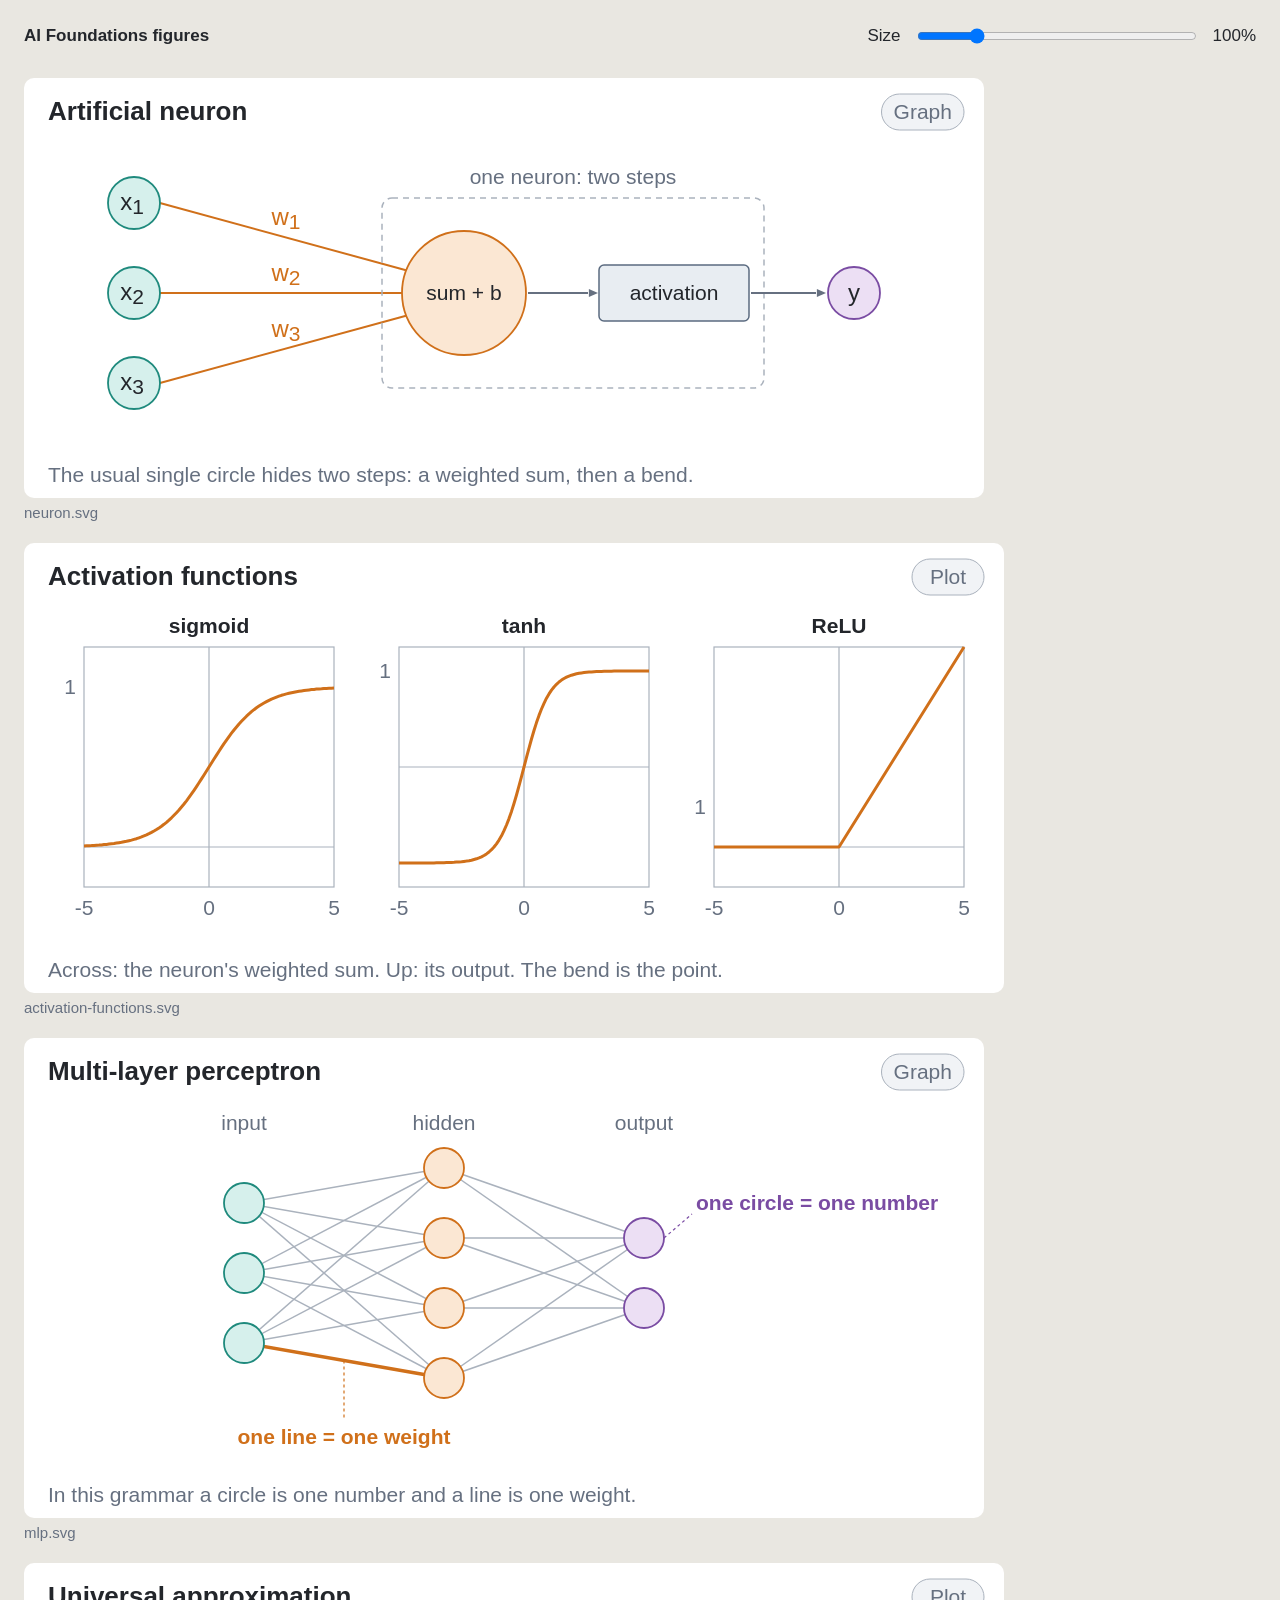
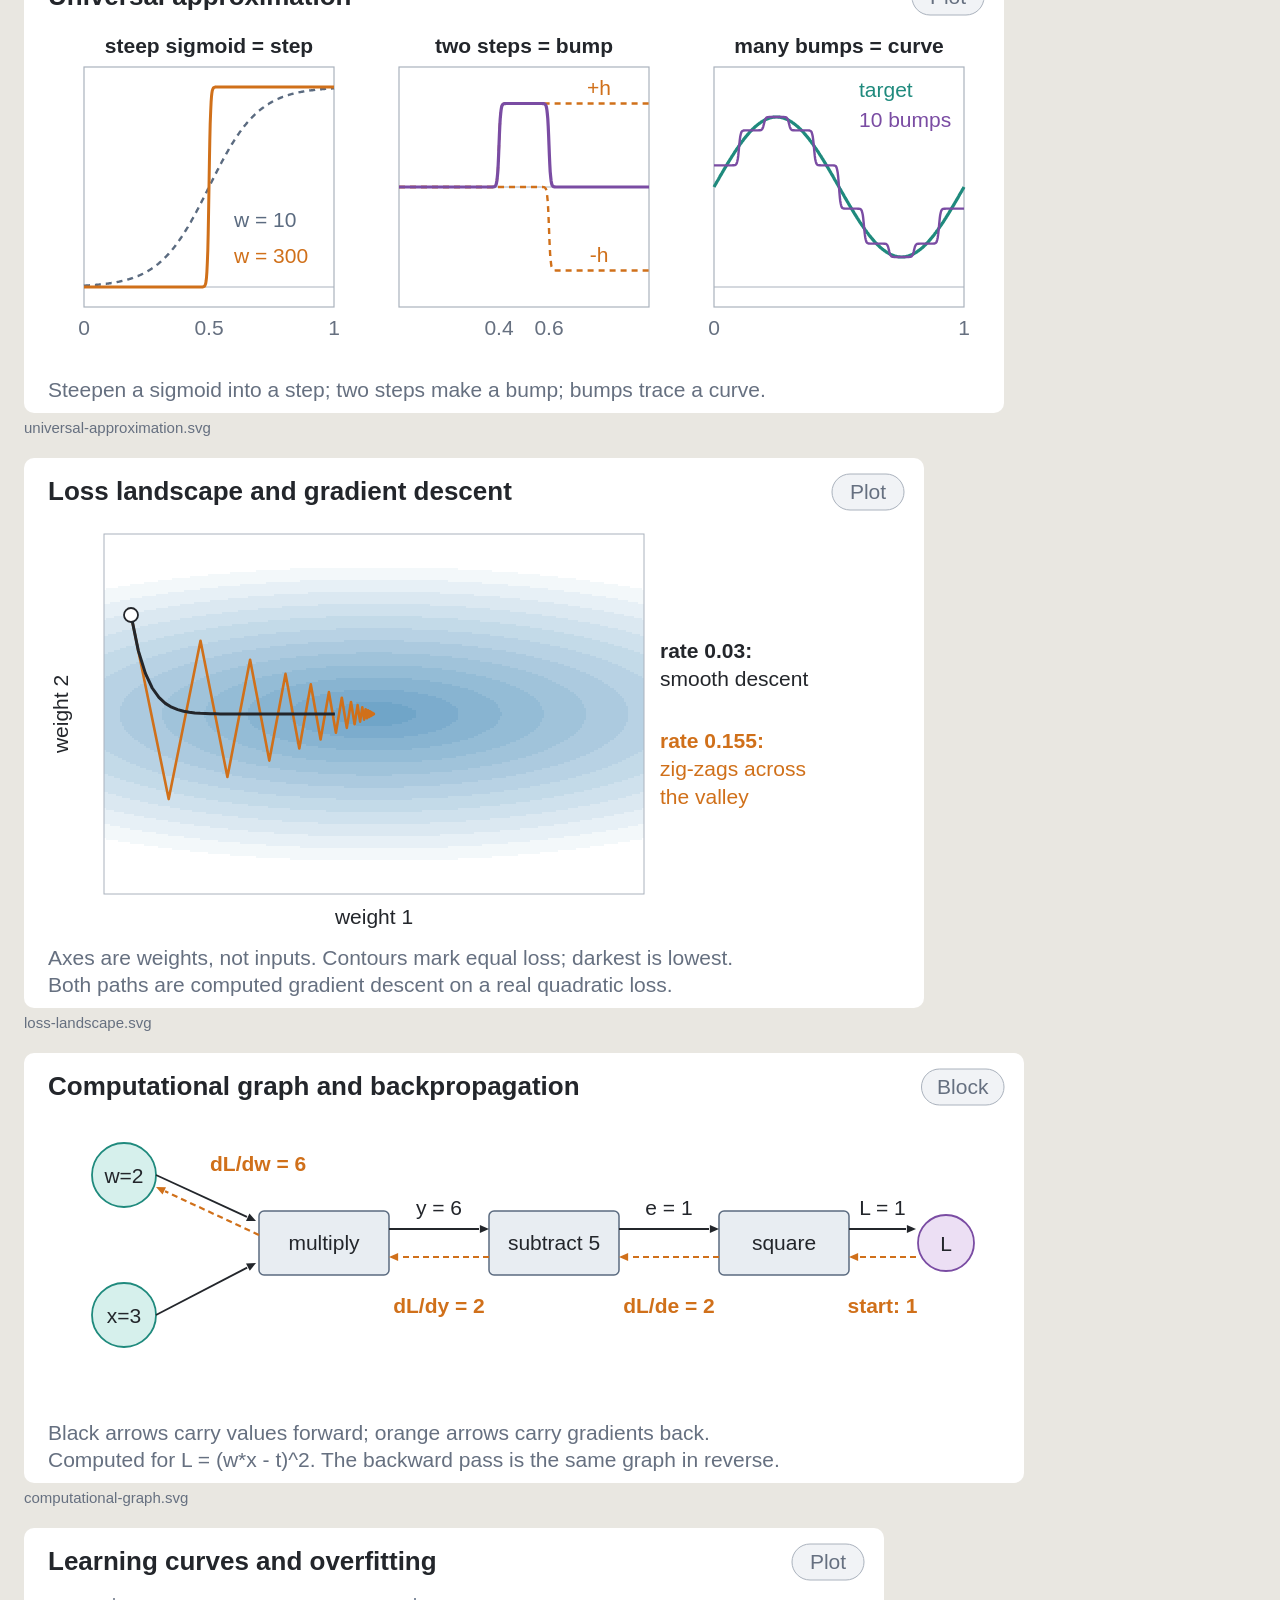
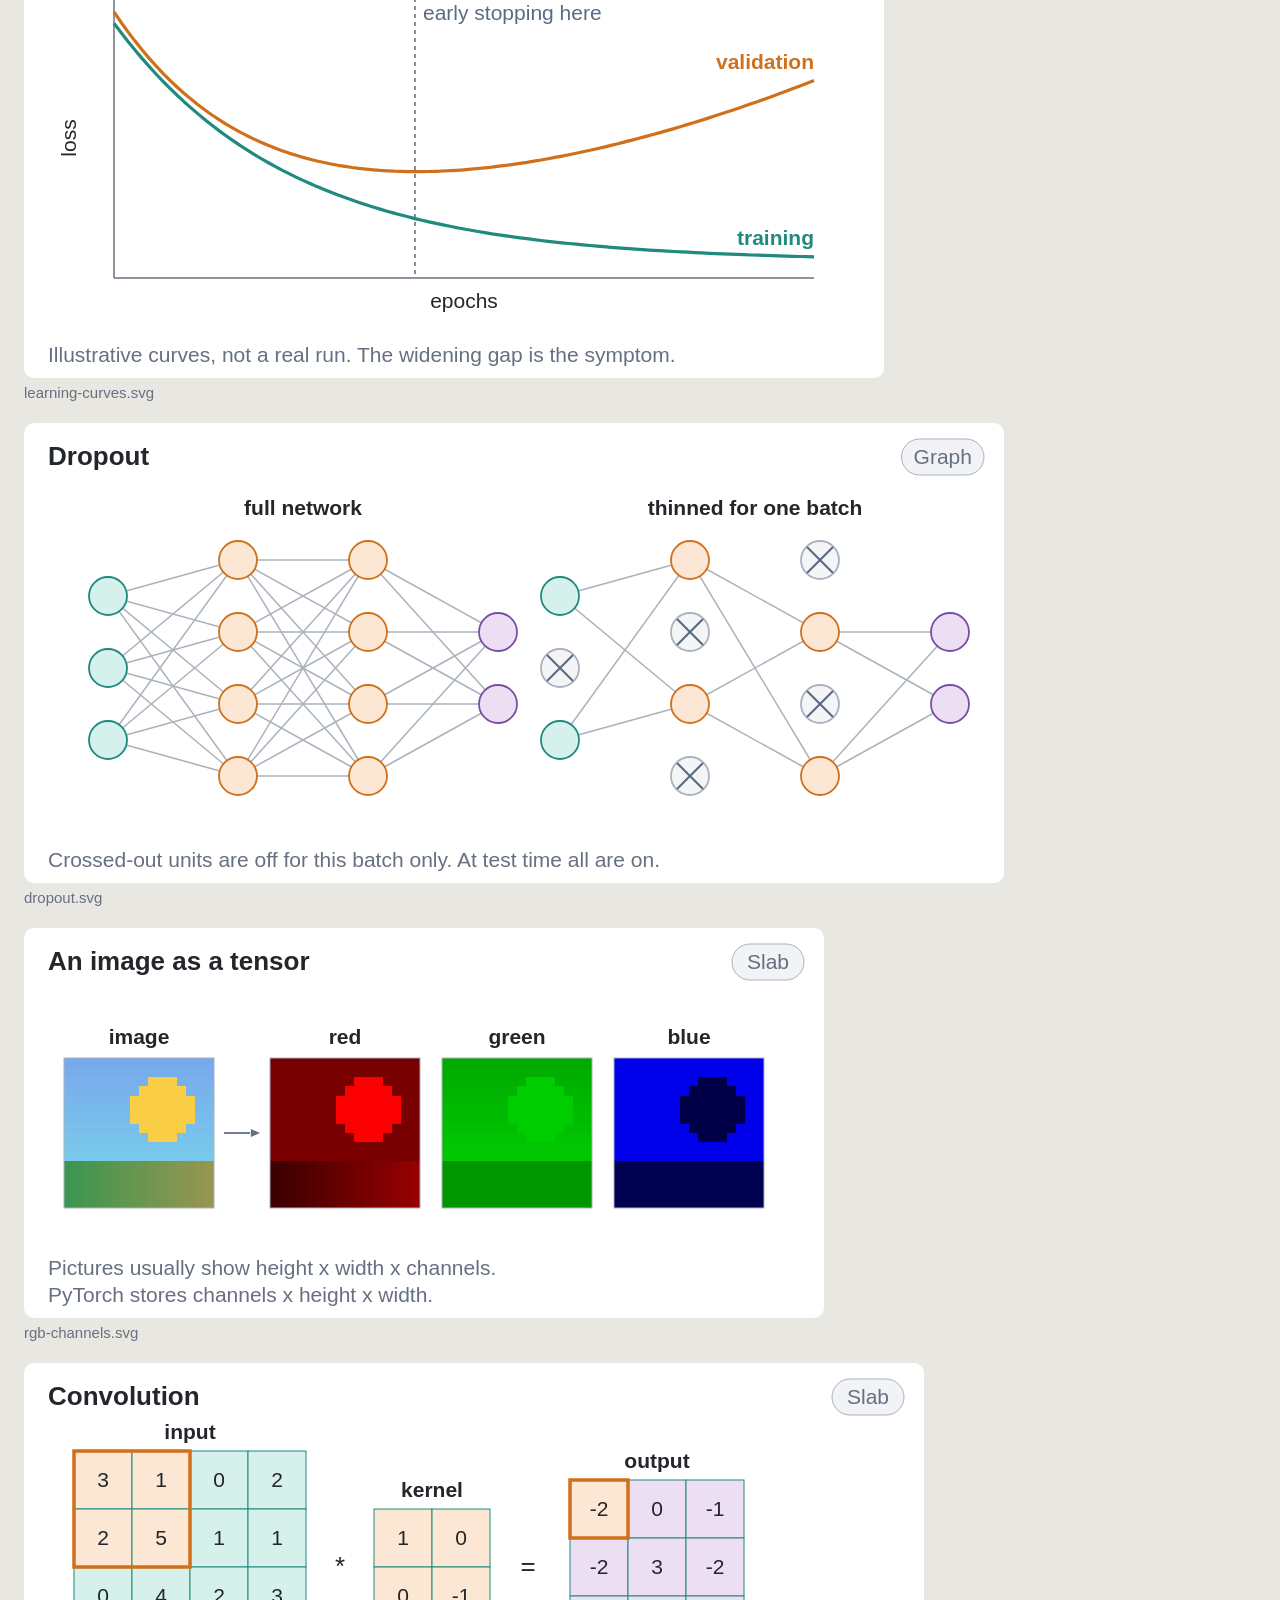
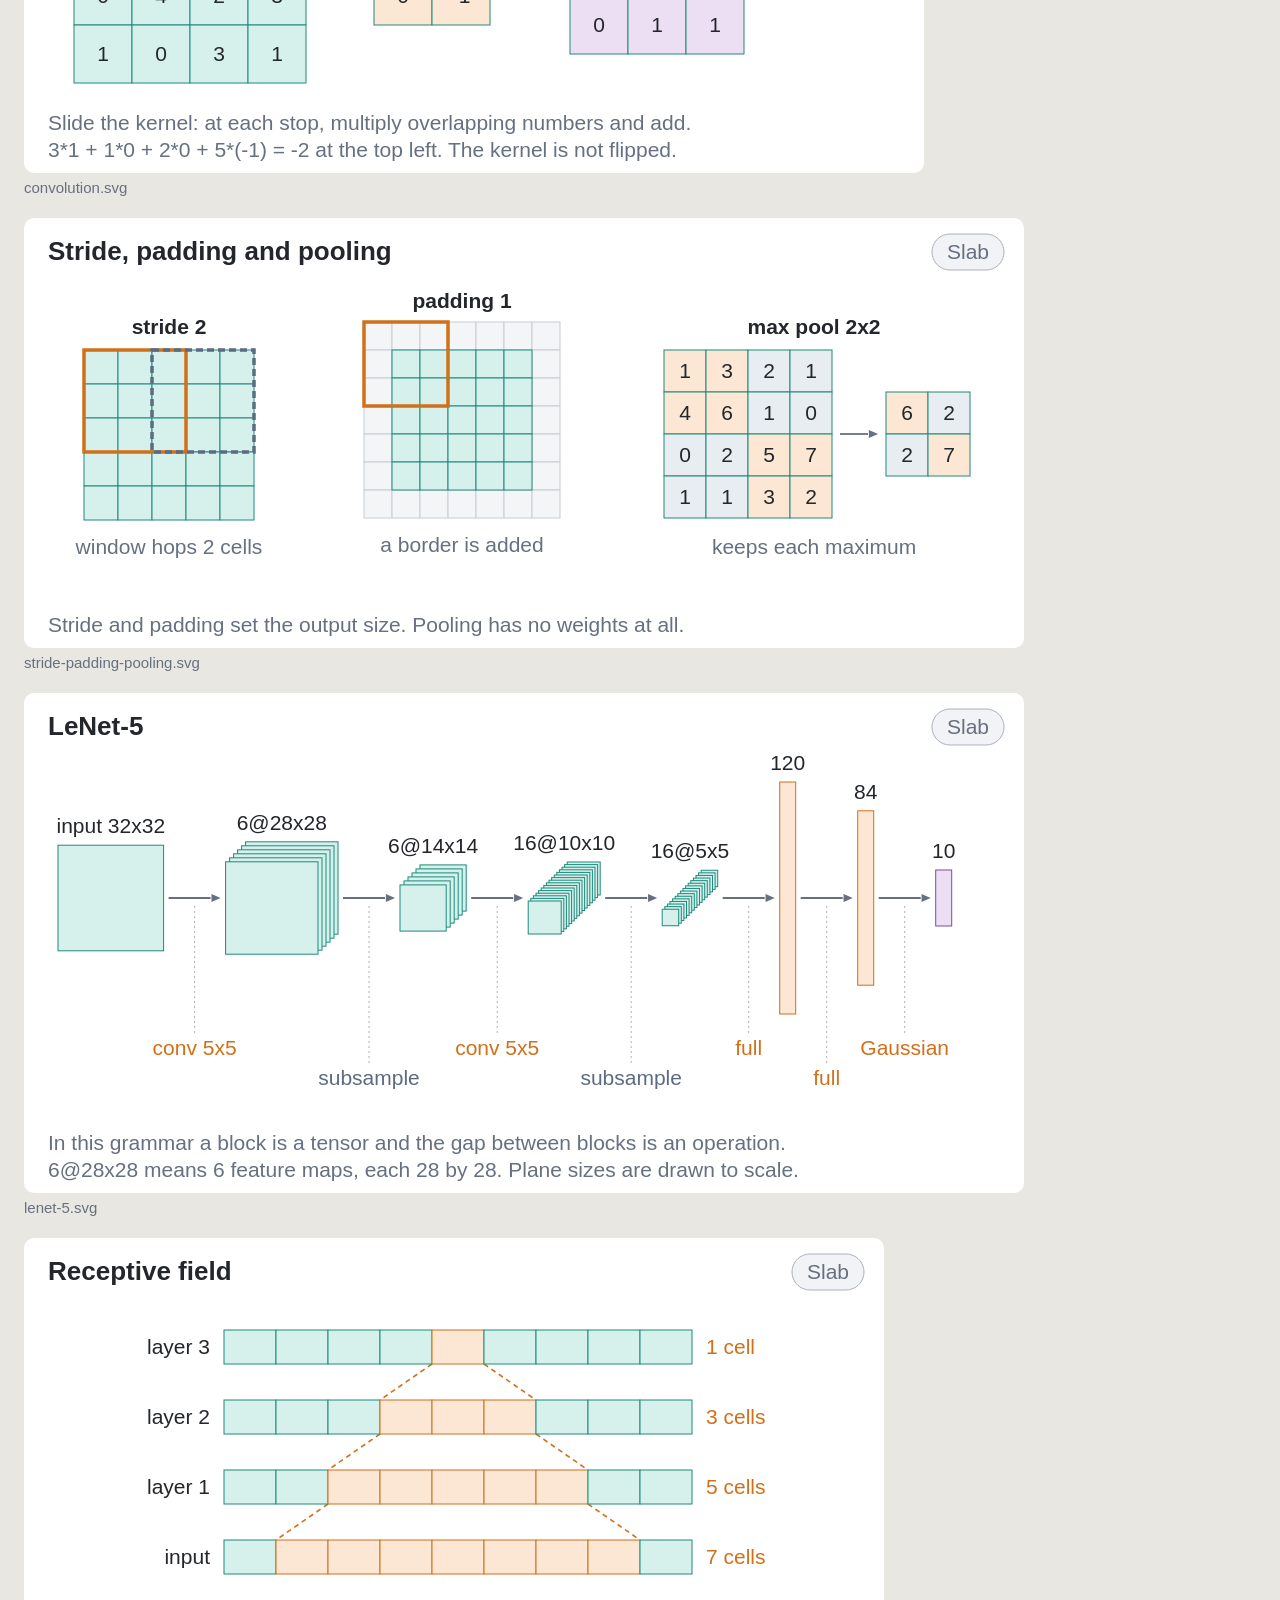
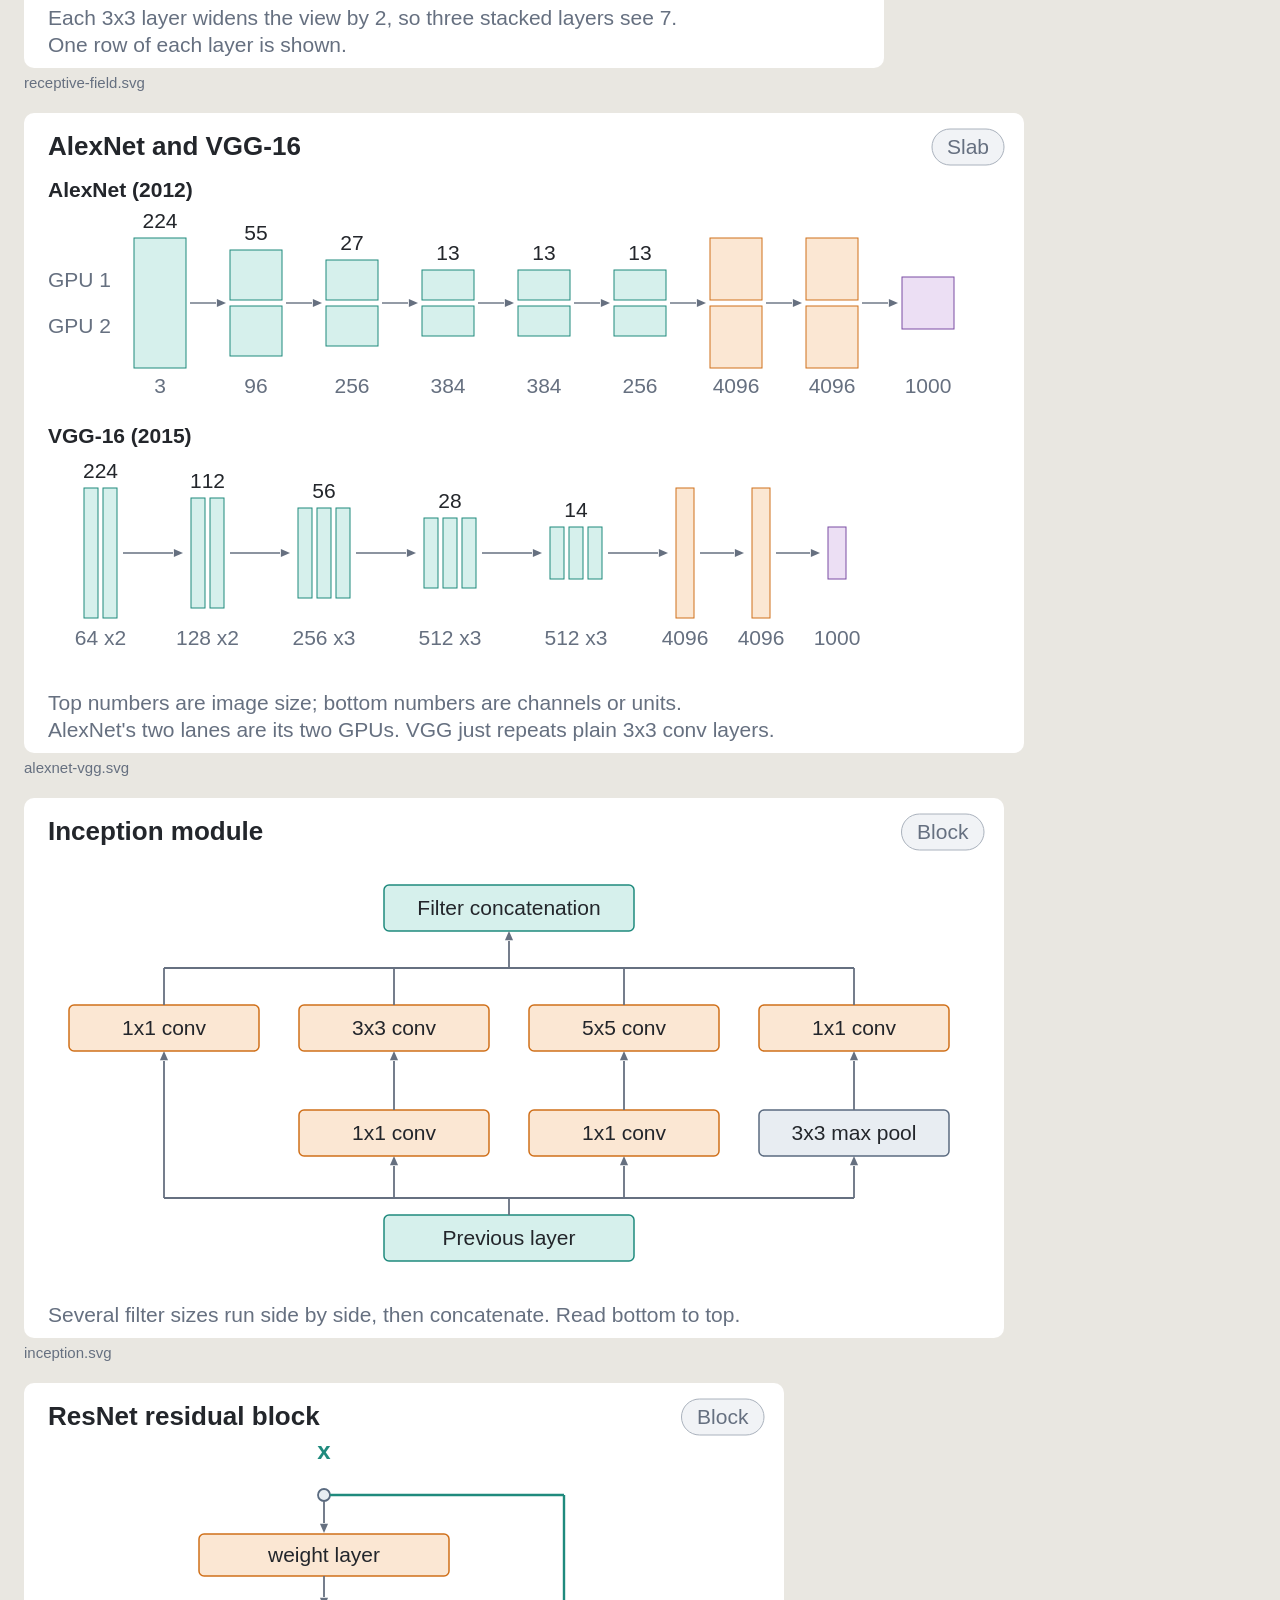
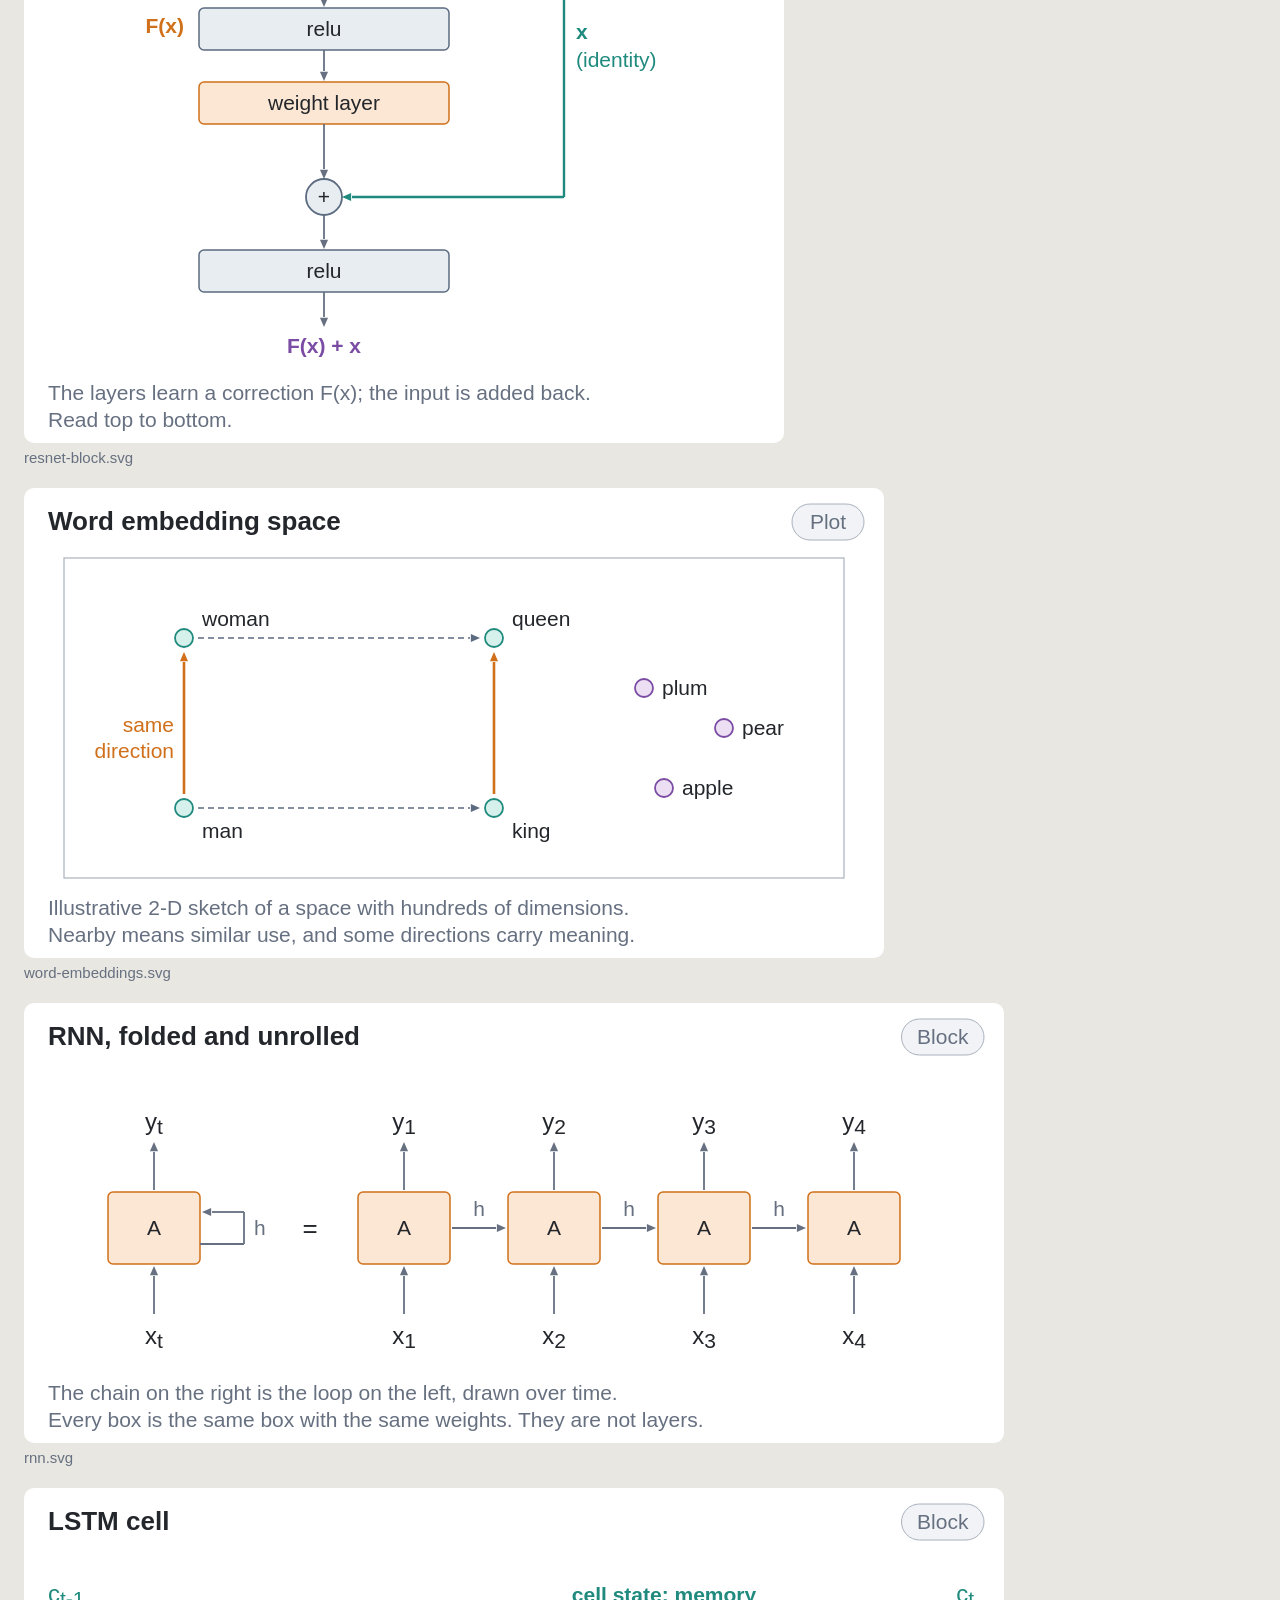
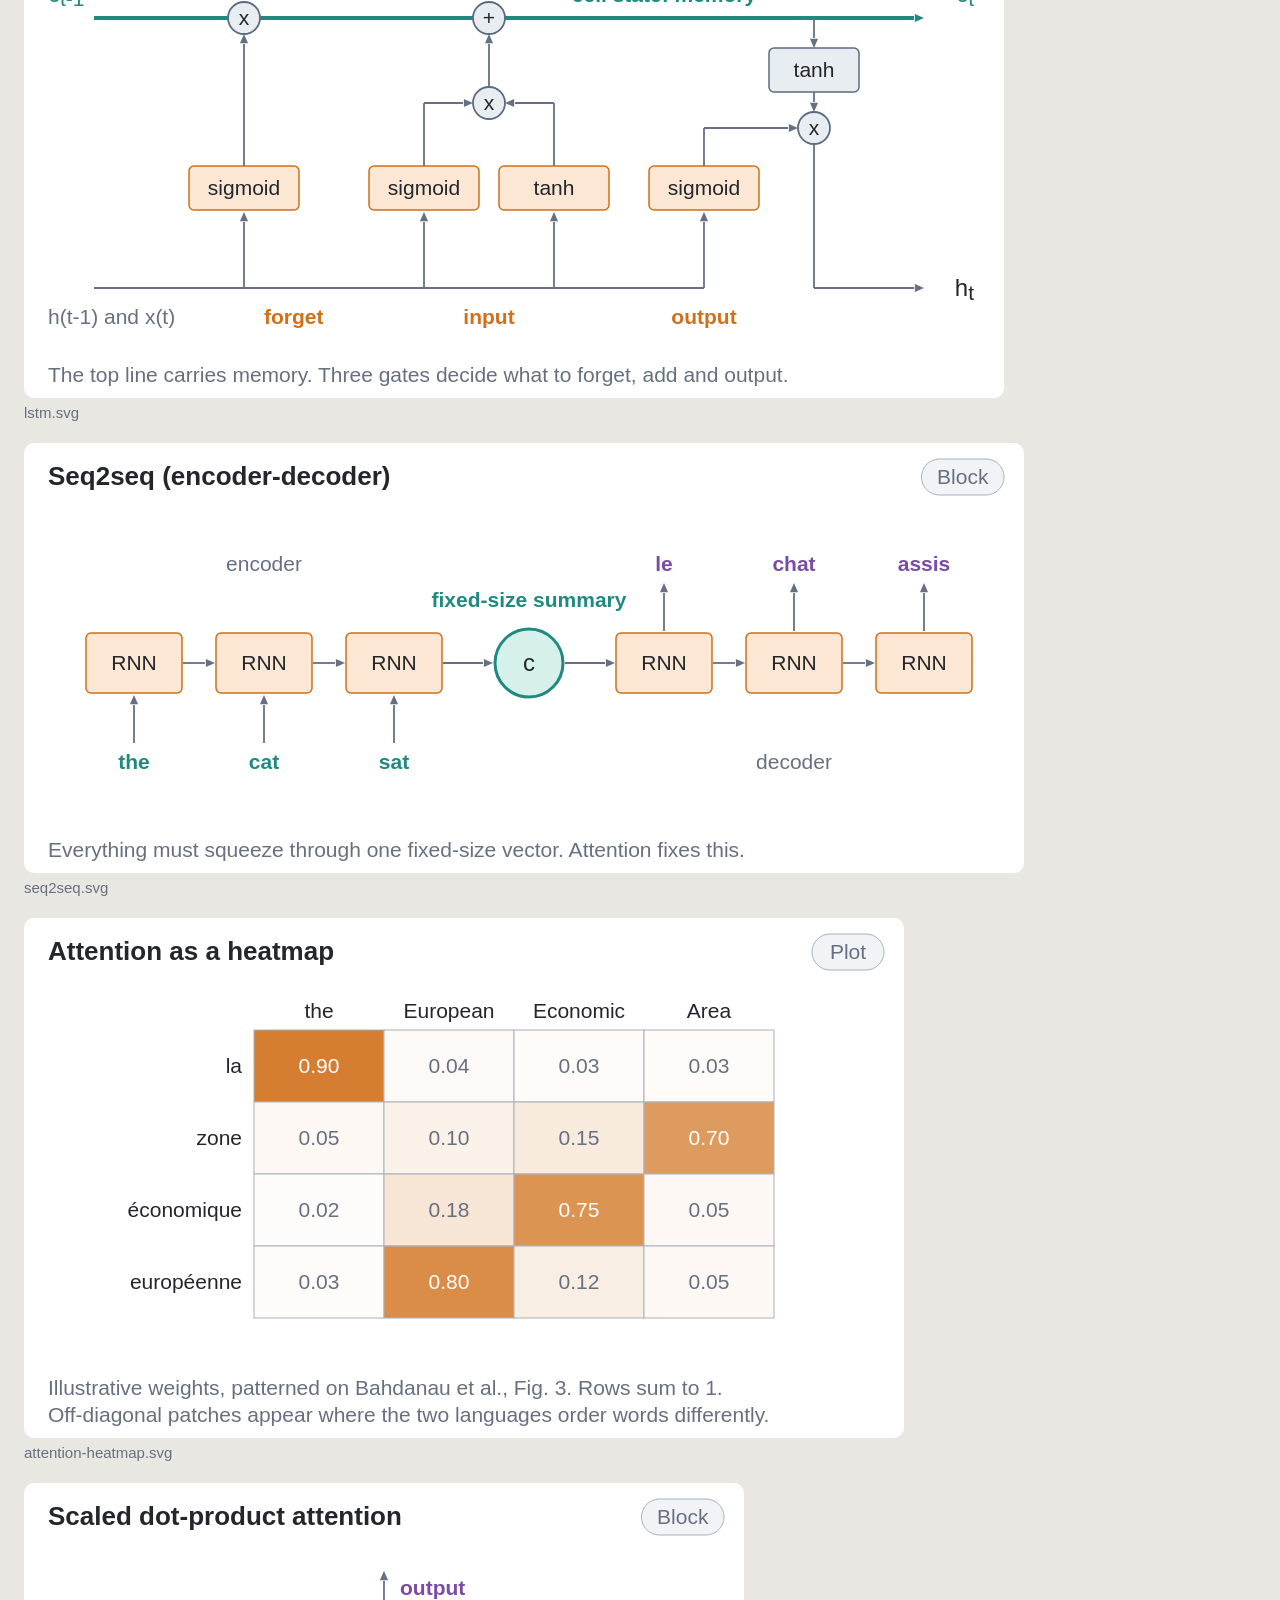
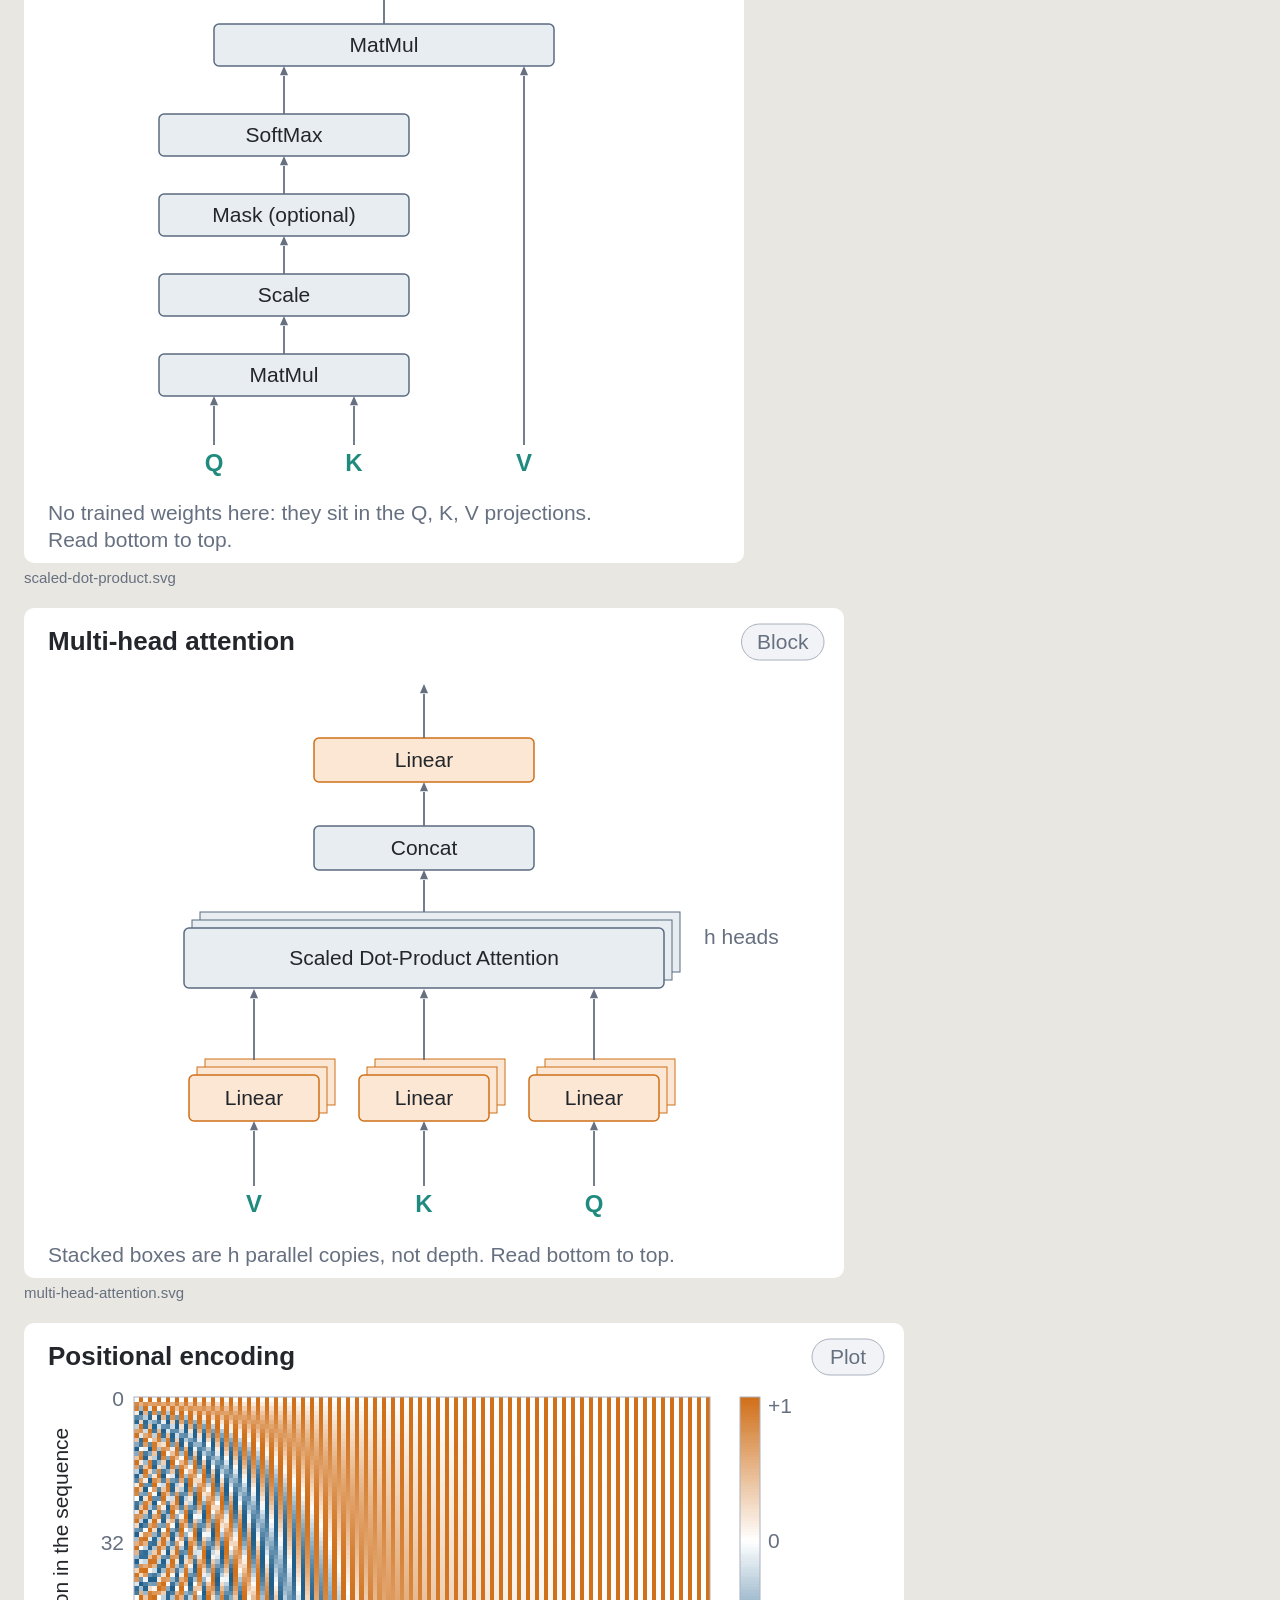
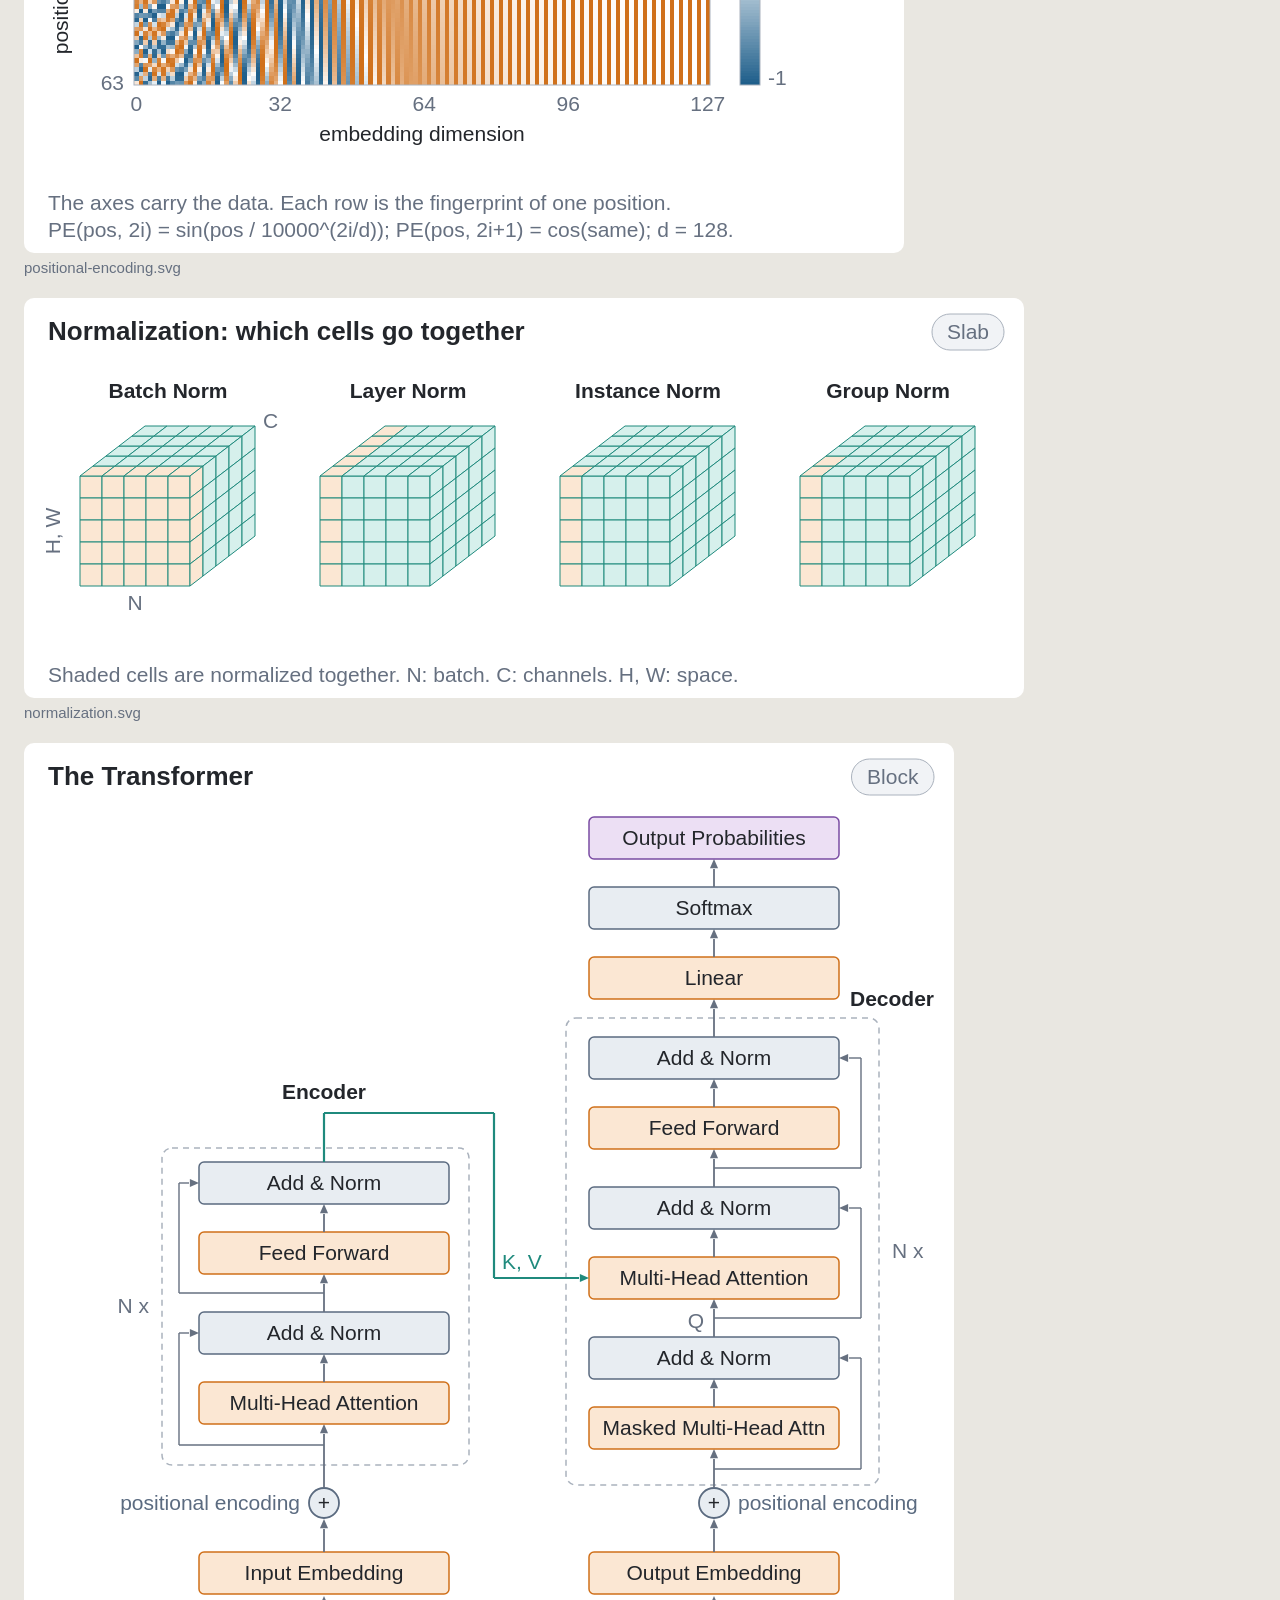
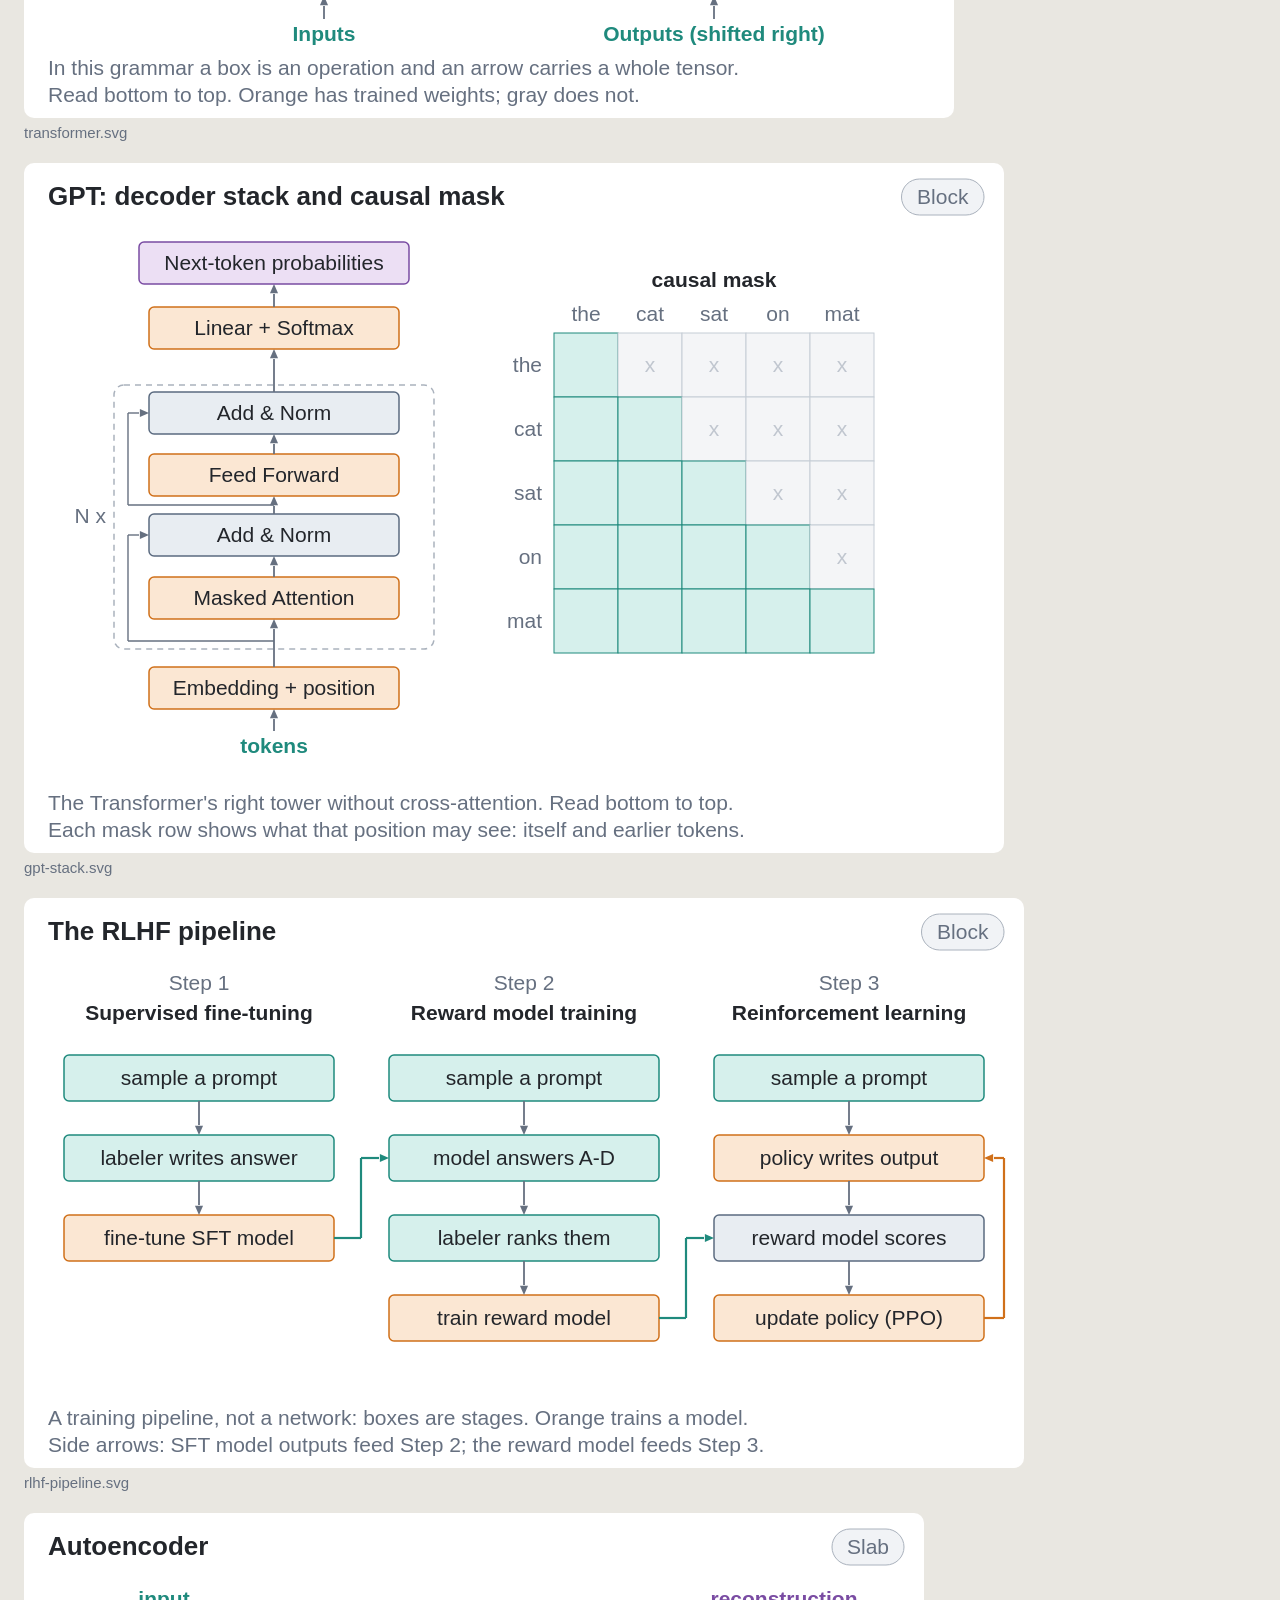
<file: ai-foundations/figures/gallery.html>
<!doctype html>
<html lang="en"><head><meta charset="utf-8">
<meta name="viewport" content="width=device-width, initial-scale=1">
<title>AI Foundations Figures</title>
<style>
:root { --scale:1; color-scheme:light dark; }
body { margin:0; padding:16px 24px; background:#e9e7e1; color:#23262b; font:17px -apple-system, Helvetica, sans-serif; }
header { position:sticky; top:0; background:#e9e7e1; padding:10px 0; display:flex; gap:14px; align-items:center; flex-wrap:wrap; }
header strong { margin-right:auto; }
input { width:min(280px, 60vw); }
figure { margin:22px 0; overflow-x:auto; }
img { display:block; width:calc(var(--w) * var(--scale) * 1px); }
figcaption { margin-top:6px; color:#667080; font-size:15px; }
</style></head><body>
<header><strong>AI Foundations figures</strong>
<label for="size">Size</label><input id="size" type="range" min="50" max="300" step="10" value="100">
<output id="value" for="size">100%</output></header>
<figure><a href="neuron.svg"><img src="neuron.svg" alt="neuron.svg" style="--w:960"></a><figcaption>neuron.svg</figcaption></figure><figure><a href="activation-functions.svg"><img src="activation-functions.svg" alt="activation-functions.svg" style="--w:980"></a><figcaption>activation-functions.svg</figcaption></figure><figure><a href="mlp.svg"><img src="mlp.svg" alt="mlp.svg" style="--w:960"></a><figcaption>mlp.svg</figcaption></figure><figure><a href="universal-approximation.svg"><img src="universal-approximation.svg" alt="universal-approximation.svg" style="--w:980"></a><figcaption>universal-approximation.svg</figcaption></figure><figure><a href="loss-landscape.svg"><img src="loss-landscape.svg" alt="loss-landscape.svg" style="--w:900"></a><figcaption>loss-landscape.svg</figcaption></figure><figure><a href="computational-graph.svg"><img src="computational-graph.svg" alt="computational-graph.svg" style="--w:1000"></a><figcaption>computational-graph.svg</figcaption></figure><figure><a href="learning-curves.svg"><img src="learning-curves.svg" alt="learning-curves.svg" style="--w:860"></a><figcaption>learning-curves.svg</figcaption></figure><figure><a href="dropout.svg"><img src="dropout.svg" alt="dropout.svg" style="--w:980"></a><figcaption>dropout.svg</figcaption></figure><figure><a href="rgb-channels.svg"><img src="rgb-channels.svg" alt="rgb-channels.svg" style="--w:800"></a><figcaption>rgb-channels.svg</figcaption></figure><figure><a href="convolution.svg"><img src="convolution.svg" alt="convolution.svg" style="--w:900"></a><figcaption>convolution.svg</figcaption></figure><figure><a href="stride-padding-pooling.svg"><img src="stride-padding-pooling.svg" alt="stride-padding-pooling.svg" style="--w:1000"></a><figcaption>stride-padding-pooling.svg</figcaption></figure><figure><a href="lenet-5.svg"><img src="lenet-5.svg" alt="lenet-5.svg" style="--w:1000"></a><figcaption>lenet-5.svg</figcaption></figure><figure><a href="receptive-field.svg"><img src="receptive-field.svg" alt="receptive-field.svg" style="--w:860"></a><figcaption>receptive-field.svg</figcaption></figure><figure><a href="alexnet-vgg.svg"><img src="alexnet-vgg.svg" alt="alexnet-vgg.svg" style="--w:1000"></a><figcaption>alexnet-vgg.svg</figcaption></figure><figure><a href="inception.svg"><img src="inception.svg" alt="inception.svg" style="--w:980"></a><figcaption>inception.svg</figcaption></figure><figure><a href="resnet-block.svg"><img src="resnet-block.svg" alt="resnet-block.svg" style="--w:760"></a><figcaption>resnet-block.svg</figcaption></figure><figure><a href="word-embeddings.svg"><img src="word-embeddings.svg" alt="word-embeddings.svg" style="--w:860"></a><figcaption>word-embeddings.svg</figcaption></figure><figure><a href="rnn.svg"><img src="rnn.svg" alt="rnn.svg" style="--w:980"></a><figcaption>rnn.svg</figcaption></figure><figure><a href="lstm.svg"><img src="lstm.svg" alt="lstm.svg" style="--w:980"></a><figcaption>lstm.svg</figcaption></figure><figure><a href="seq2seq.svg"><img src="seq2seq.svg" alt="seq2seq.svg" style="--w:1000"></a><figcaption>seq2seq.svg</figcaption></figure><figure><a href="attention-heatmap.svg"><img src="attention-heatmap.svg" alt="attention-heatmap.svg" style="--w:880"></a><figcaption>attention-heatmap.svg</figcaption></figure><figure><a href="scaled-dot-product.svg"><img src="scaled-dot-product.svg" alt="scaled-dot-product.svg" style="--w:720"></a><figcaption>scaled-dot-product.svg</figcaption></figure><figure><a href="multi-head-attention.svg"><img src="multi-head-attention.svg" alt="multi-head-attention.svg" style="--w:820"></a><figcaption>multi-head-attention.svg</figcaption></figure><figure><a href="positional-encoding.svg"><img src="positional-encoding.svg" alt="positional-encoding.svg" style="--w:880"></a><figcaption>positional-encoding.svg</figcaption></figure><figure><a href="normalization.svg"><img src="normalization.svg" alt="normalization.svg" style="--w:1000"></a><figcaption>normalization.svg</figcaption></figure><figure><a href="transformer.svg"><img src="transformer.svg" alt="transformer.svg" style="--w:930"></a><figcaption>transformer.svg</figcaption></figure><figure><a href="gpt-stack.svg"><img src="gpt-stack.svg" alt="gpt-stack.svg" style="--w:980"></a><figcaption>gpt-stack.svg</figcaption></figure><figure><a href="rlhf-pipeline.svg"><img src="rlhf-pipeline.svg" alt="rlhf-pipeline.svg" style="--w:1000"></a><figcaption>rlhf-pipeline.svg</figcaption></figure><figure><a href="autoencoder.svg"><img src="autoencoder.svg" alt="autoencoder.svg" style="--w:900"></a><figcaption>autoencoder.svg</figcaption></figure><figure><a href="vae.svg"><img src="vae.svg" alt="vae.svg" style="--w:980"></a><figcaption>vae.svg</figcaption></figure><figure><a href="gan.svg"><img src="gan.svg" alt="gan.svg" style="--w:980"></a><figcaption>gan.svg</figcaption></figure><figure><a href="diffusion-chain.svg"><img src="diffusion-chain.svg" alt="diffusion-chain.svg" style="--w:960"></a><figcaption>diffusion-chain.svg</figcaption></figure><figure><a href="u-net.svg"><img src="u-net.svg" alt="u-net.svg" style="--w:1000"></a><figcaption>u-net.svg</figcaption></figure><figure><a href="latent-diffusion.svg"><img src="latent-diffusion.svg" alt="latent-diffusion.svg" style="--w:1000"></a><figcaption>latent-diffusion.svg</figcaption></figure><figure><a href="vit.svg"><img src="vit.svg" alt="vit.svg" style="--w:960"></a><figcaption>vit.svg</figcaption></figure><figure><a href="clip.svg"><img src="clip.svg" alt="clip.svg" style="--w:960"></a><figcaption>clip.svg</figcaption></figure><figure><a href="agent-loop.svg"><img src="agent-loop.svg" alt="agent-loop.svg" style="--w:900"></a><figcaption>agent-loop.svg</figcaption></figure>
<script>
const size = document.getElementById("size"), value = document.getElementById("value");
function apply(percent) {
  size.value = percent;
  value.textContent = percent + "%";
  document.documentElement.style.setProperty("--scale", percent / 100);
}
try { const saved = localStorage.getItem("figure-scale"); if (saved) apply(saved); } catch (e) {}
size.addEventListener("input", () => {
  apply(size.value);
  try { localStorage.setItem("figure-scale", size.value); } catch (e) {}
});
</script>
</body></html>
</file>
<file: landing-pages/assets/landing.css>
/* Shared look for the course landing pages (landing-pages/<page>/index.html).
   Pages add their own page-specific rules inline. Track colors: spectral = blue,
   physical = green, AI = ochre, sequence models (research Track B) = plum. Components read --track / --track-soft, which a
   .track-spec / .track-phys / .track-ai ancestor sets. */
*, *::before, *::after { box-sizing: border-box; }
html { -webkit-text-size-adjust: 100%; }
body { margin: 0; }
img, svg { max-width: 100%; }
[hidden] { display: none !important; }

:root {
  --bg: #f6f8fa;
  --surface: #ffffff;
  --ink: #17212b;
  --muted: #55626f;
  --rule: #d5dde5;
  --spec: #2d4fa3;
  --spec-soft: #e6ecf8;
  --phys: #1f7a5a;
  --phys-soft: #e2f2eb;
  --ai: #9a5a0b;
  --ai-soft: #f6ecdc;
  --seq: #6d4a9e;
  --seq-soft: #eee7f6;
  --code-bg: #eef2f6;
  --track: var(--spec);
  --track-soft: var(--spec-soft);
  --display: "STIX Two Text", "STIX Two", Cambria, Georgia, serif;
  --body: "Source Sans 3", "Source Sans Pro", system-ui, -apple-system, "Segoe UI", sans-serif;
  --mono: "IBM Plex Mono", ui-monospace, "SF Mono", Menlo, Consolas, monospace;
  color-scheme: light;
}
@media (prefers-color-scheme: dark) {
  :root:not([data-theme="light"]) {
    --bg: #10161d; --surface: #17202a; --ink: #e4eaf0; --muted: #9aa8b5; --rule: #2b3846;
    --spec: #8fa9ec; --spec-soft: #1c2840; --phys: #6cc9a2; --phys-soft: #16302a;
    --ai: #e3ab5f; --ai-soft: #33281a; --seq: #bca3e8; --seq-soft: #2a2238; --code-bg: #1d2834;
    color-scheme: dark;
  }
}
:root[data-theme="dark"] {
  --bg: #10161d; --surface: #17202a; --ink: #e4eaf0; --muted: #9aa8b5; --rule: #2b3846;
  --spec: #8fa9ec; --spec-soft: #1c2840; --phys: #6cc9a2; --phys-soft: #16302a;
  --ai: #e3ab5f; --ai-soft: #33281a; --seq: #bca3e8; --seq-soft: #2a2238; --code-bg: #1d2834;
  color-scheme: dark;
}
.track-spec { --track: var(--spec); --track-soft: var(--spec-soft); }
.track-phys { --track: var(--phys); --track-soft: var(--phys-soft); }
.track-ai { --track: var(--ai); --track-soft: var(--ai-soft); }
.track-seq { --track: var(--seq); --track-soft: var(--seq-soft); }

body { background: var(--bg); color: var(--ink); font-family: var(--body); font-size: 17px; line-height: 1.6; }
.wrap { max-width: 1000px; margin: 0 auto; padding-left: max(16px, env(safe-area-inset-left, 0px)); padding-right: max(16px, env(safe-area-inset-right, 0px)); }
section { padding-block: 56px; border-top: 1px solid var(--rule); }
section:first-of-type { border-top: 0; }
h1, h2, h3 { font-family: var(--display); font-weight: 600; text-wrap: balance; margin: 0; line-height: 1.2; }
h1 { font-size: clamp(2.1rem, 5vw, 3.2rem); letter-spacing: -0.01em; }
h2 { font-size: 1.75rem; }
h3 { font-size: 1.3rem; }
p { margin: 0; max-width: 65ch; }
a { color: var(--track); text-underline-offset: 3px; }
a:focus-visible, button:focus-visible { outline: 2px solid var(--track); outline-offset: 3px; border-radius: 3px; }
.label { font-family: var(--mono); font-size: 0.75rem; letter-spacing: 0.08em; text-transform: uppercase; color: var(--muted); }
.label.tinted { color: var(--track); }
.stack { display: flex; flex-direction: column; gap: 16px; }
.section-head { display: flex; flex-direction: column; gap: 10px; margin-bottom: 24px; }
code, .mono { font-family: var(--mono); font-size: 0.92em; }

/* top bar: back to all courses */
.topbar { padding-block: 18px 0; font-size: 0.92rem; }
.topbar a { color: var(--muted); text-decoration: none; }
.topbar a:hover { color: var(--ink); text-decoration: underline; }

/* hero: thesis on the left, a figure on the right */
.hero { display: grid; grid-template-columns: 1.25fr 1fr; gap: 48px; align-items: center; padding-block: 56px; }
.hero .lede { font-size: 1.2rem; color: var(--muted); }
.byline { font-size: 0.98rem; color: var(--muted); }
.byline strong { color: var(--ink); font-weight: 600; }
.figure { background: var(--surface); border: 1px solid var(--rule); border-radius: 6px; padding: 20px; display: flex; flex-direction: column; gap: 12px; min-width: 0; margin: 0; }
.figure svg { width: 100%; height: auto; display: block; }
.figure figcaption { font-size: 0.92rem; color: var(--muted); }
.svg-axis { stroke: var(--rule); stroke-width: 1.5; }
.svg-ink { fill: var(--ink); }
.svg-muted { fill: var(--muted); }
.svg-track { fill: var(--track); }
.svg-track-stroke { stroke: var(--track); }
.svg-label { fill: var(--muted); font-family: var(--mono); font-size: 11px; }
.svg-title { fill: var(--ink); font-family: var(--display); font-style: italic; font-size: 15px; }

/* course card */
.course { background: var(--surface); border: 1px solid var(--rule); border-top: 4px solid var(--track); border-radius: 6px; padding: 22px 22px 20px; display: flex; flex-direction: column; gap: 12px; scroll-margin-top: 16px; min-width: 0; }
.course .meta { display: flex; flex-wrap: wrap; gap: 6px 14px; font-family: var(--mono); font-size: 0.78rem; color: var(--muted); }
.course .keystone { font-family: var(--display); font-style: italic; font-size: 1.08rem; }
.course .teaser { background: var(--track-soft); border-radius: 4px; padding: 12px 14px; font-size: 0.97rem; }
.course .teaser .mono { white-space: nowrap; }
.course .start-from { font-size: 0.95rem; color: var(--muted); }
.course .links { display: flex; flex-wrap: wrap; gap: 6px 18px; font-size: 0.95rem; margin-top: 2px; }

/* a list of phases / stops */
.phases { display: grid; grid-template-columns: repeat(2, 1fr); gap: 12px 32px; margin-top: 8px; padding: 0; list-style: none; }
.phases li { display: grid; grid-template-columns: 2.4em 1fr; gap: 8px; align-items: baseline; min-width: 0; }
.phases .n { font-family: var(--mono); font-size: 0.85rem; color: var(--track); }
.phases .what { font-size: 0.98rem; }
.phases .what strong { font-weight: 600; }

/* getting started */
.steps { display: grid; grid-template-columns: repeat(3, 1fr); gap: 20px; margin-top: 28px; }
.step { display: flex; flex-direction: column; gap: 8px; min-width: 0; }
.step .n { font-family: var(--display); font-size: 1.6rem; color: var(--track); line-height: 1; }
.cmd { margin-top: 24px; background: var(--code-bg); border-radius: 6px; padding: 14px 16px; display: flex; gap: 12px; align-items: flex-start; min-width: 0; }
.cmd pre { margin: 0; flex: 1; min-width: 0; overflow-x: auto; font-family: var(--mono); font-size: 0.85rem; line-height: 1.5; white-space: pre; }
.cmd button { font-family: var(--body); font-size: 0.9rem; font-weight: 600; background: var(--ink); color: var(--bg); border: 0; border-radius: 4px; padding: 7px 14px; cursor: pointer; flex-shrink: 0; }
.say { margin-top: 16px; font-size: 1.05rem; }
.say q { font-family: var(--display); font-style: italic; quotes: "\201C" "\201D"; }
.fine { margin-top: 14px; font-size: 0.92rem; color: var(--muted); }

/* a session */
.session { display: grid; grid-template-columns: 1fr 1.4fr; gap: 40px; align-items: start; }
.transcript { background: var(--surface); border: 1px solid var(--rule); border-radius: 6px; padding: 20px 22px; display: flex; flex-direction: column; gap: 14px; min-width: 0; }
.turn { display: grid; grid-template-columns: 72px 1fr; gap: 12px; font-size: 0.98rem; }
.turn .who { font-family: var(--mono); font-size: 0.75rem; letter-spacing: 0.06em; text-transform: uppercase; color: var(--muted); padding-top: 3px; }
.turn.tutor .who { color: var(--track); }
.example-note { font-size: 0.85rem; color: var(--muted); font-style: italic; }

/* about + footer */
.two-col { display: grid; grid-template-columns: 1fr 1fr; gap: 40px; }
footer { border-top: 1px solid var(--rule); padding-block: 28px 40px; font-size: 0.92rem; color: var(--muted); display: flex; flex-wrap: wrap; gap: 8px 24px; }
footer a { color: var(--muted); }

@media (max-width: 760px) {
  .hero, .steps, .session, .two-col, .phases { grid-template-columns: 1fr; }
  .hero { gap: 32px; padding-block: 40px; }
  section { padding-block: 44px; }
}

/* Light/dark toggle, matching the one on https://ccrma.stanford.edu/~jos/ and the books
   (same localStorage key "jos-theme"; see assets/landing.js). */
.theme-toggle {
  position: fixed; z-index: 10;
  top: calc(0.5em + env(safe-area-inset-top, 0px));
  right: calc(0.5em + env(safe-area-inset-right, 0px));
  background: var(--surface); color: var(--ink);
  border: 1px solid var(--rule); border-radius: 4px;
  font: inherit; font-size: 1rem; line-height: 1.3; padding: 0.2em 0.5em; cursor: pointer;
}
.theme-toggle:hover { border-color: var(--muted); }
.theme-toggle .sun { color: #f5b800; }
.theme-toggle .moon { color: #1e3a8a; font-weight: bold; -webkit-text-stroke: 0.5px currentColor; }

/* Planned (not yet authored) course names: shown, but not as live course ids. */
.planned { font-family: var(--mono); font-size: 0.92em; color: var(--muted); }
.status { font-family: var(--mono); font-size: 0.72rem; letter-spacing: 0.06em; text-transform: uppercase; padding: 2px 8px; border-radius: 999px; border: 1px solid var(--rule); color: var(--muted); align-self: flex-start; }
.status.live { color: var(--track); border-color: var(--track); }
/* a list of paper collections */
.collections { display: flex; flex-wrap: wrap; gap: 8px 10px; margin-top: 8px; padding: 0; list-style: none; }
.collections a { display: inline-block; padding: 4px 12px; border: 1px solid var(--rule); border-radius: 999px; font-size: 0.93rem; text-decoration: none; background: var(--surface); }
.collections a:hover { border-color: var(--track); }
.cards { display: grid; grid-template-columns: repeat(2, 1fr); gap: 20px; margin-top: 24px; }
@media (max-width: 760px) { .cards { grid-template-columns: 1fr; } }
</file>
